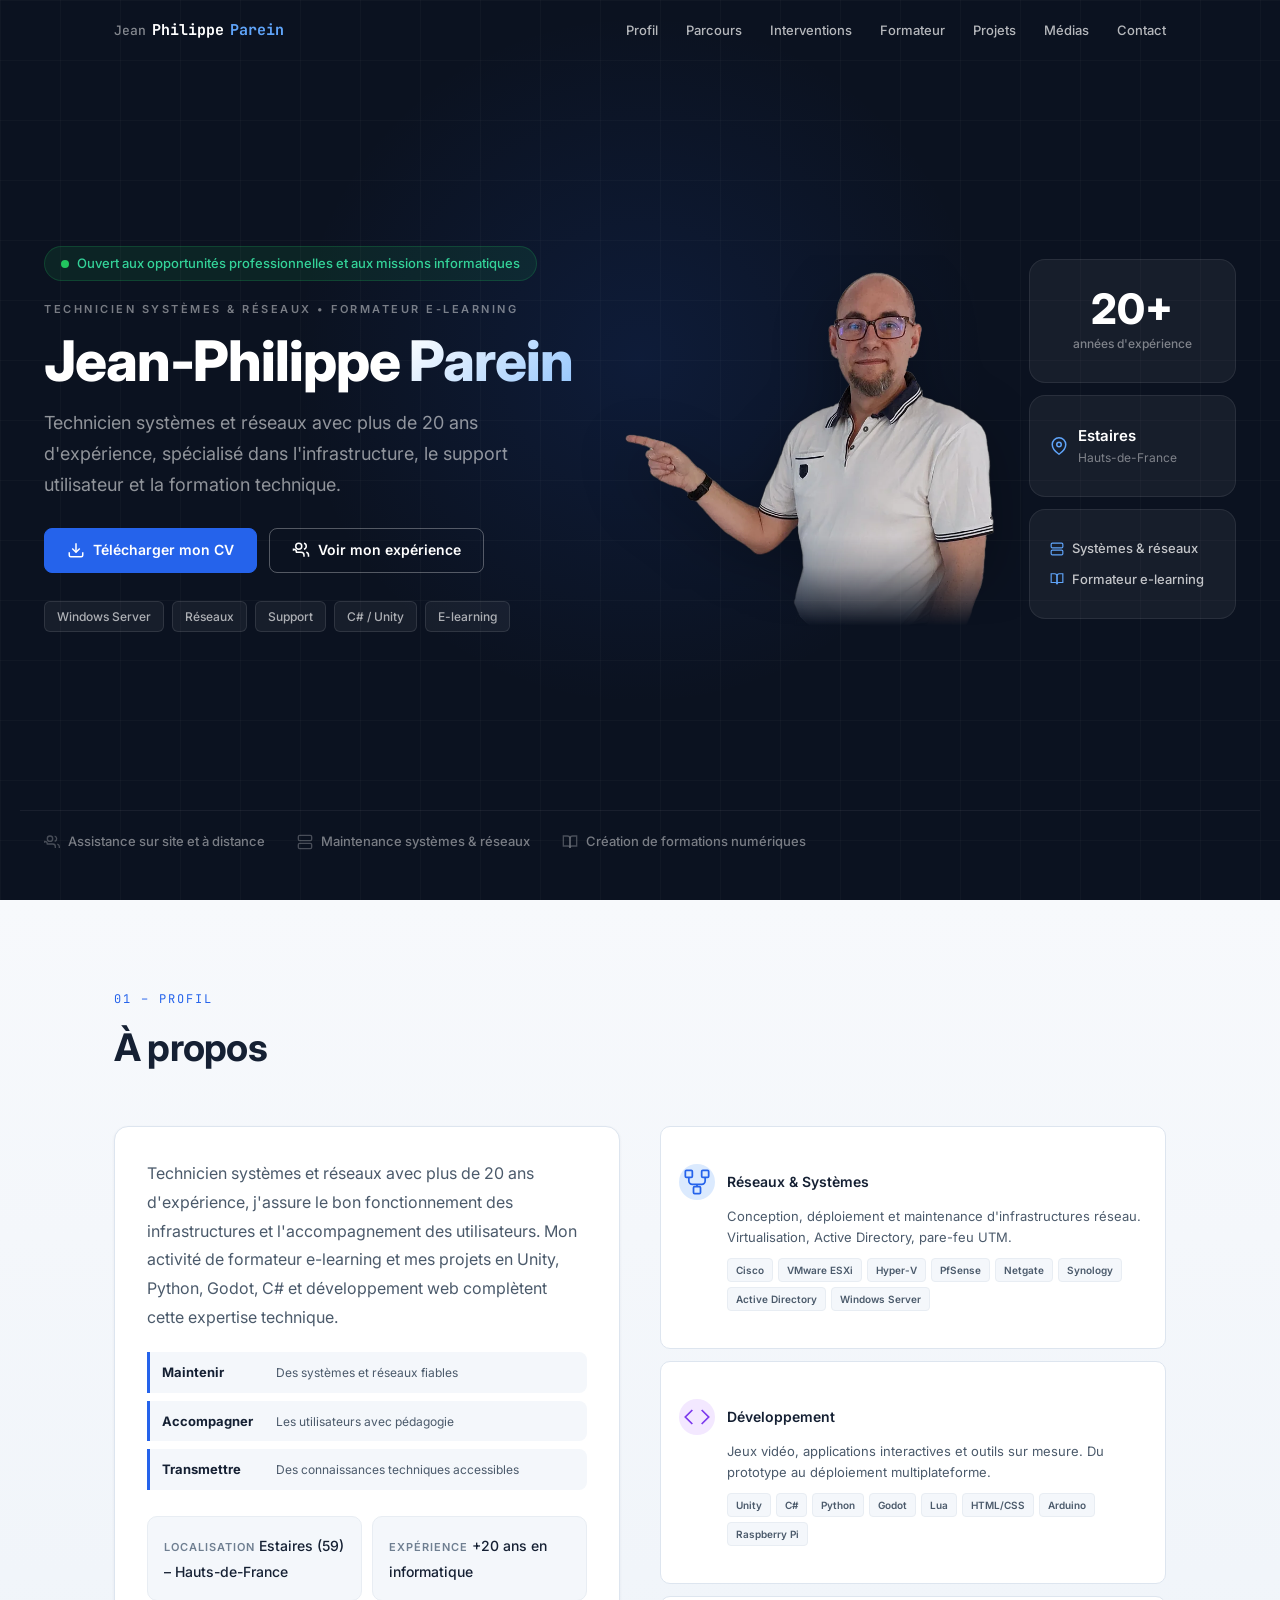
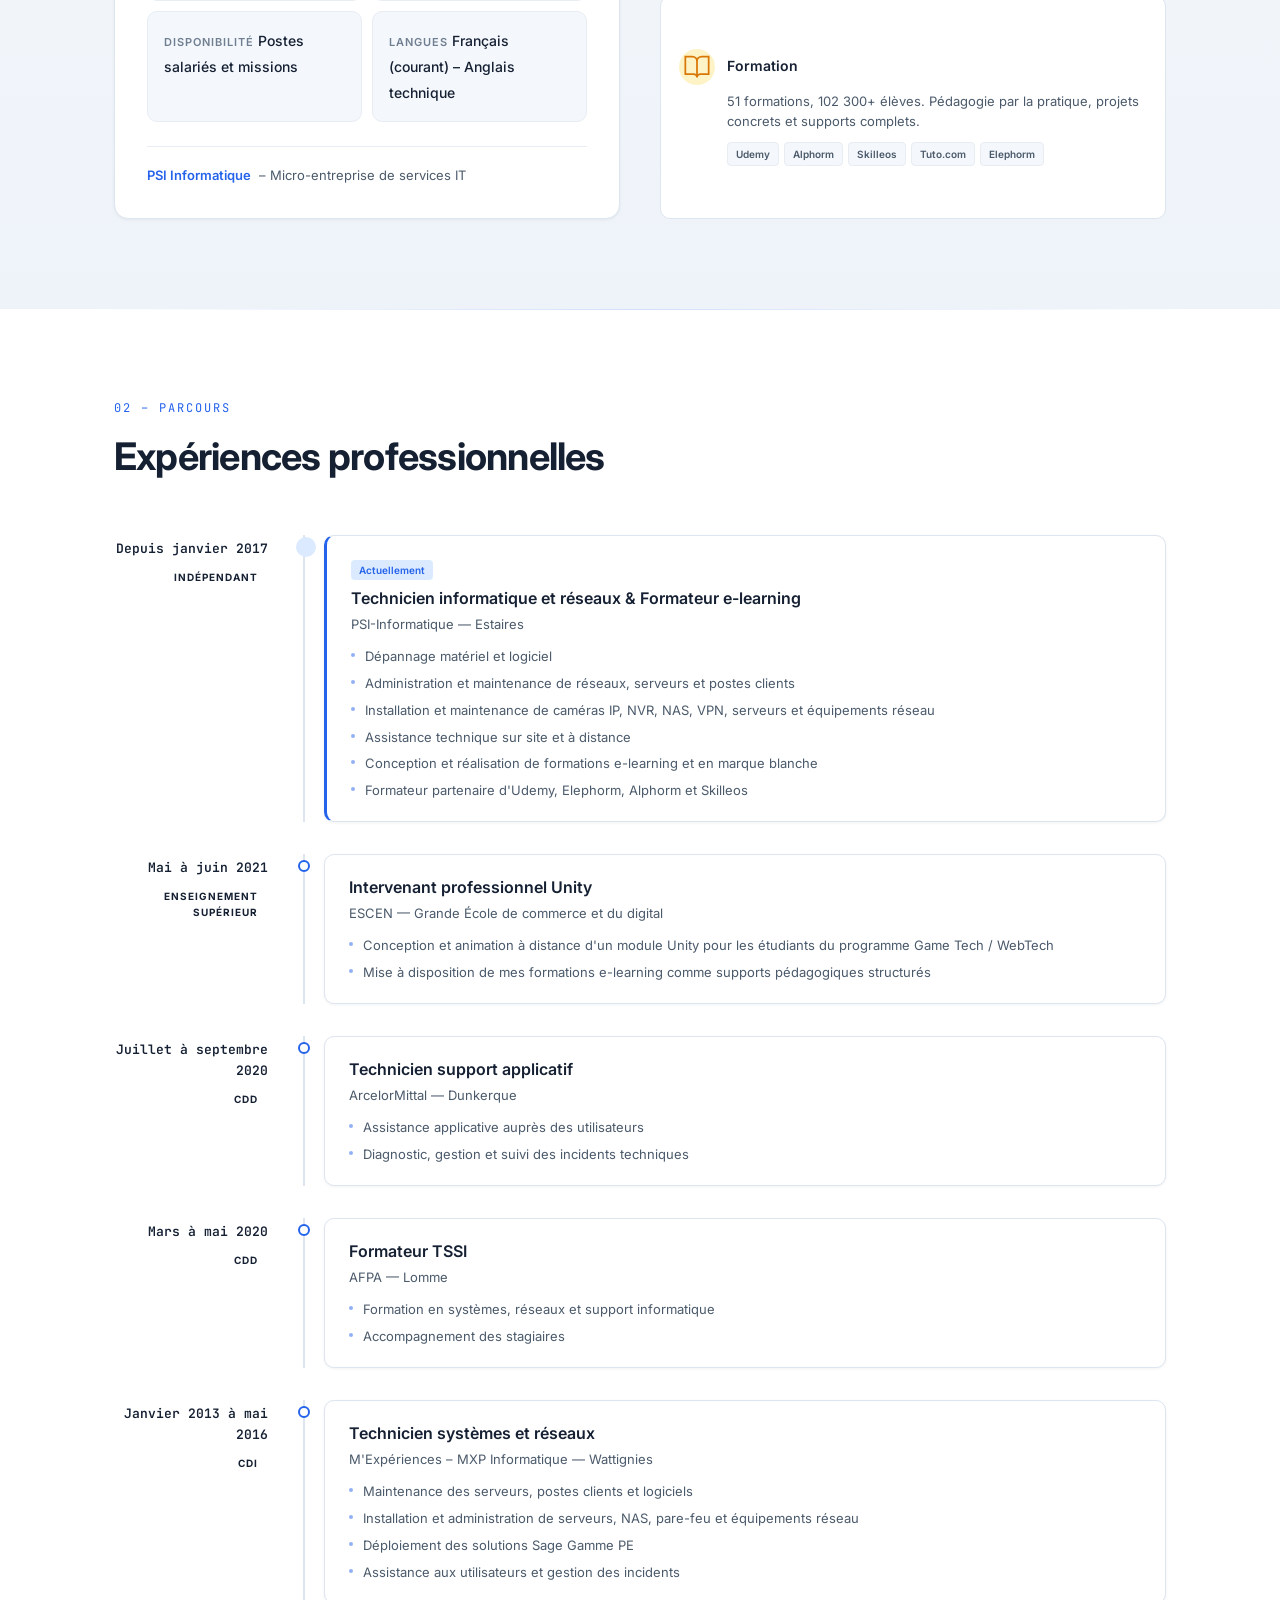
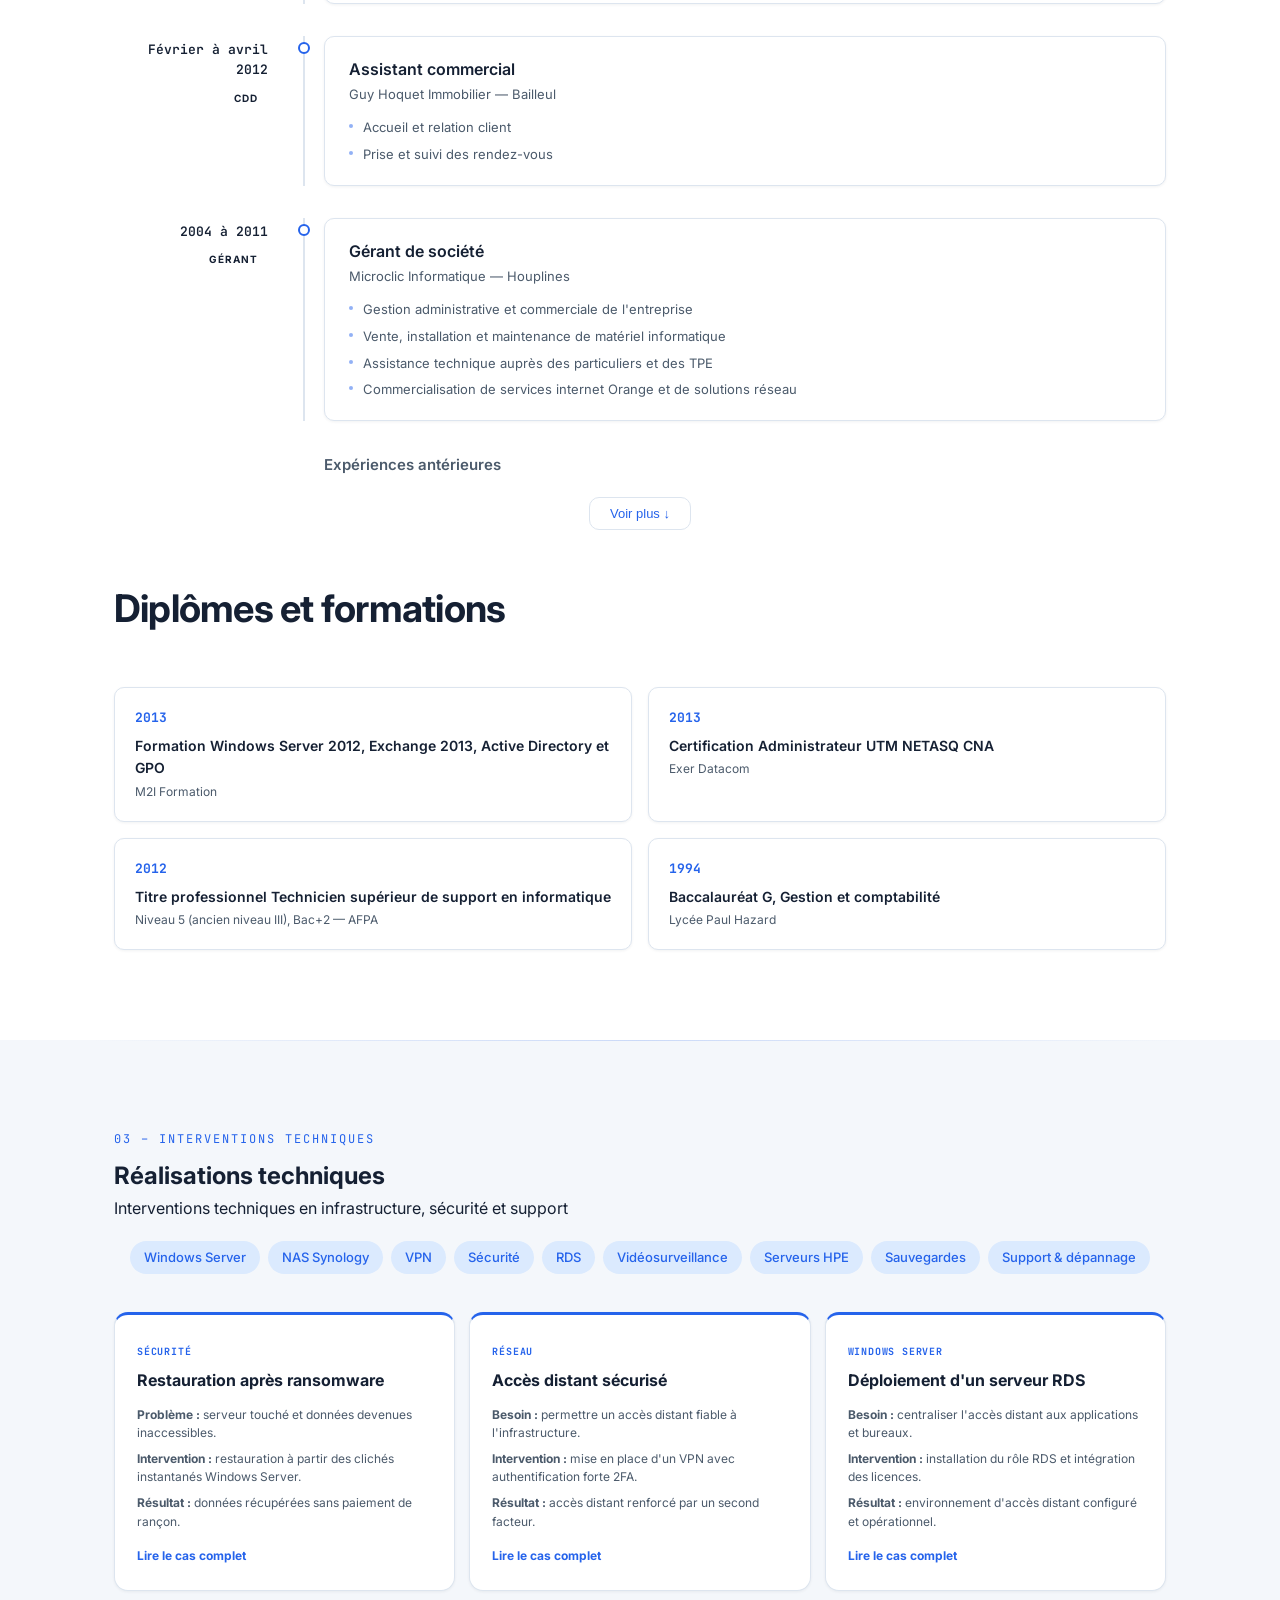
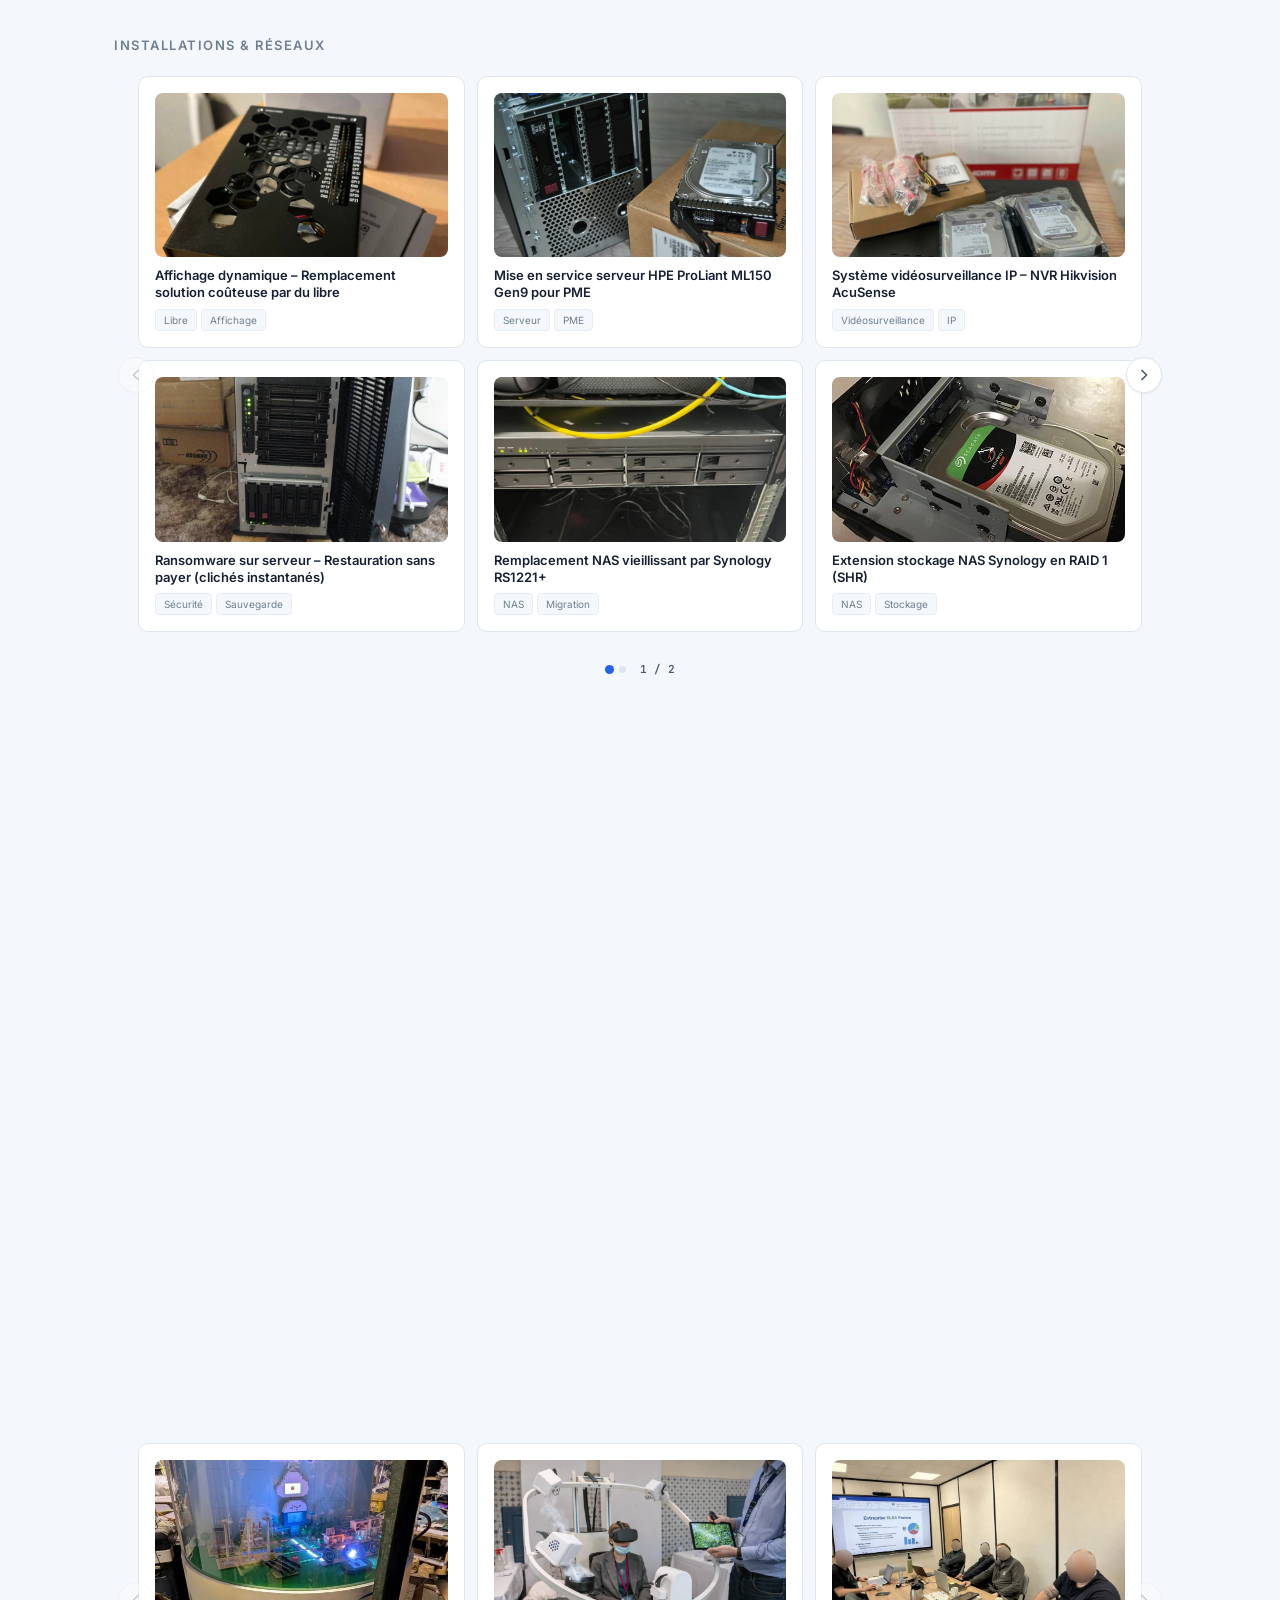
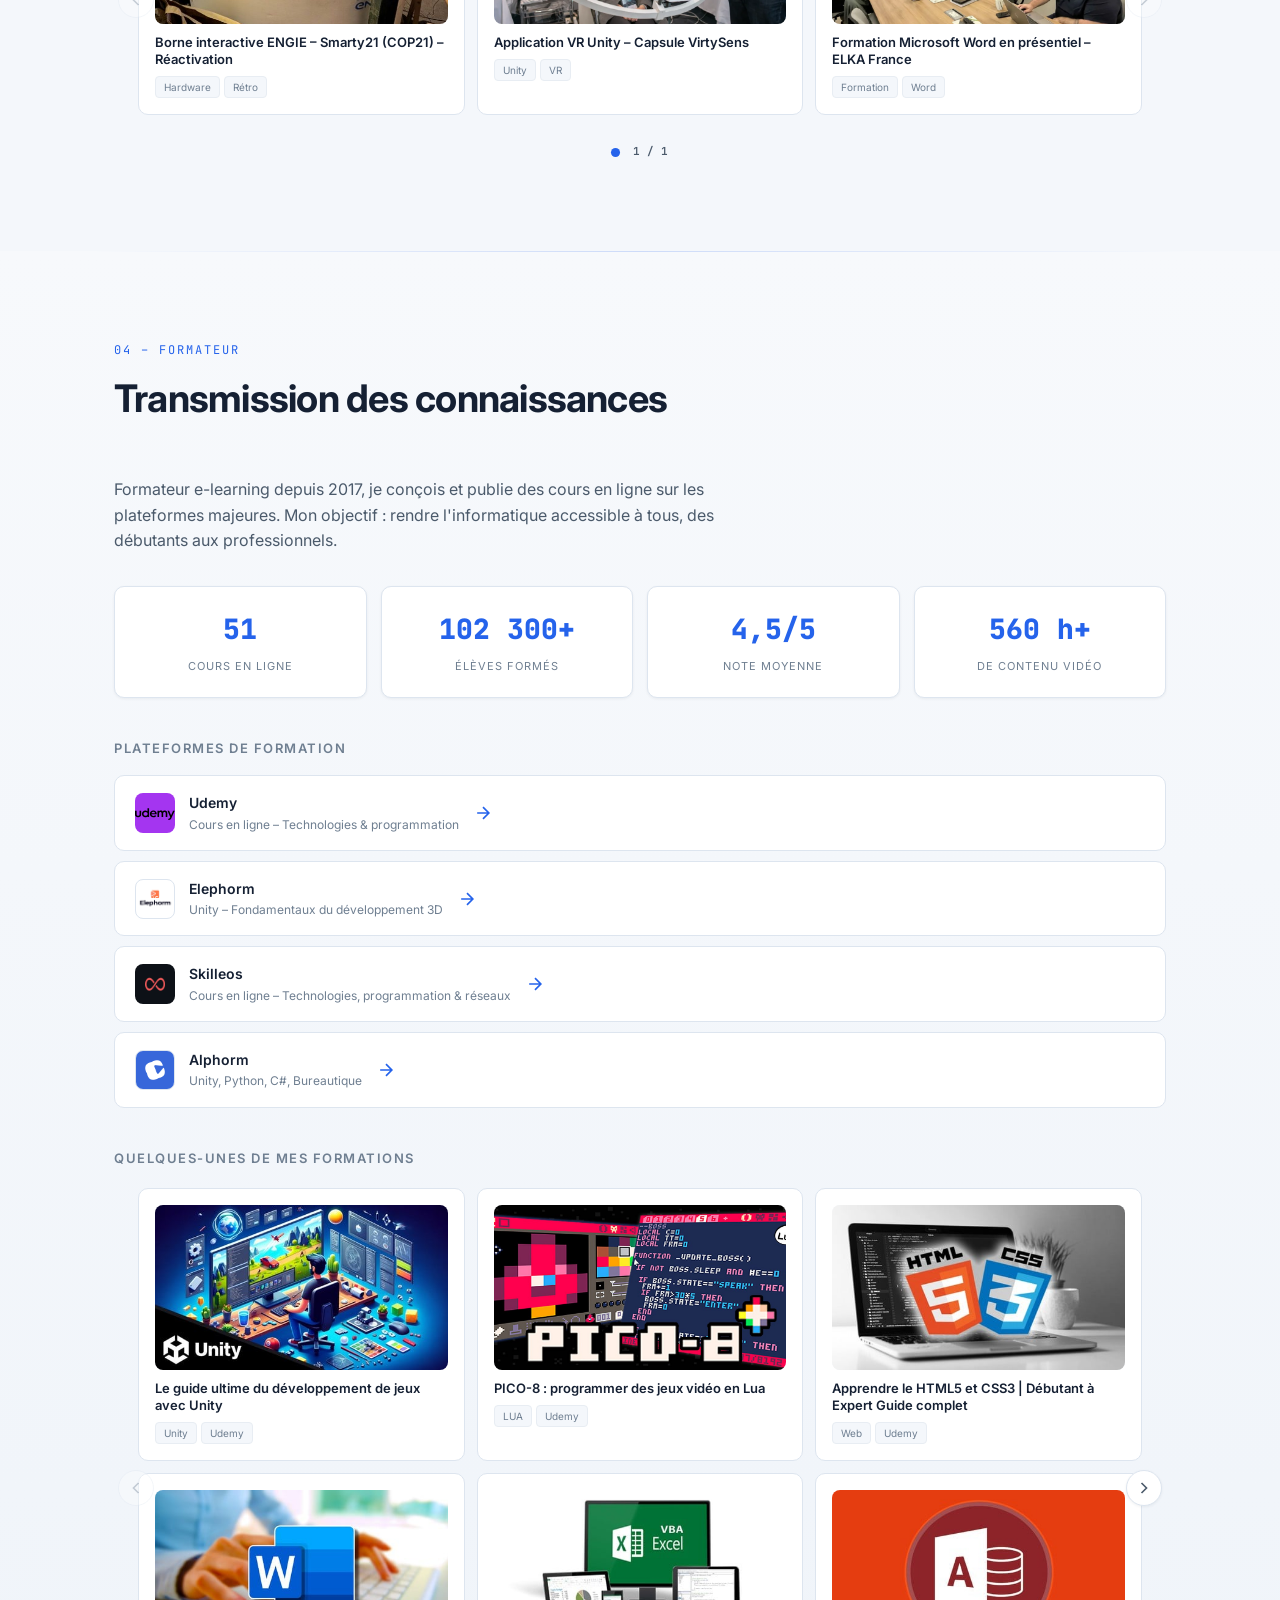
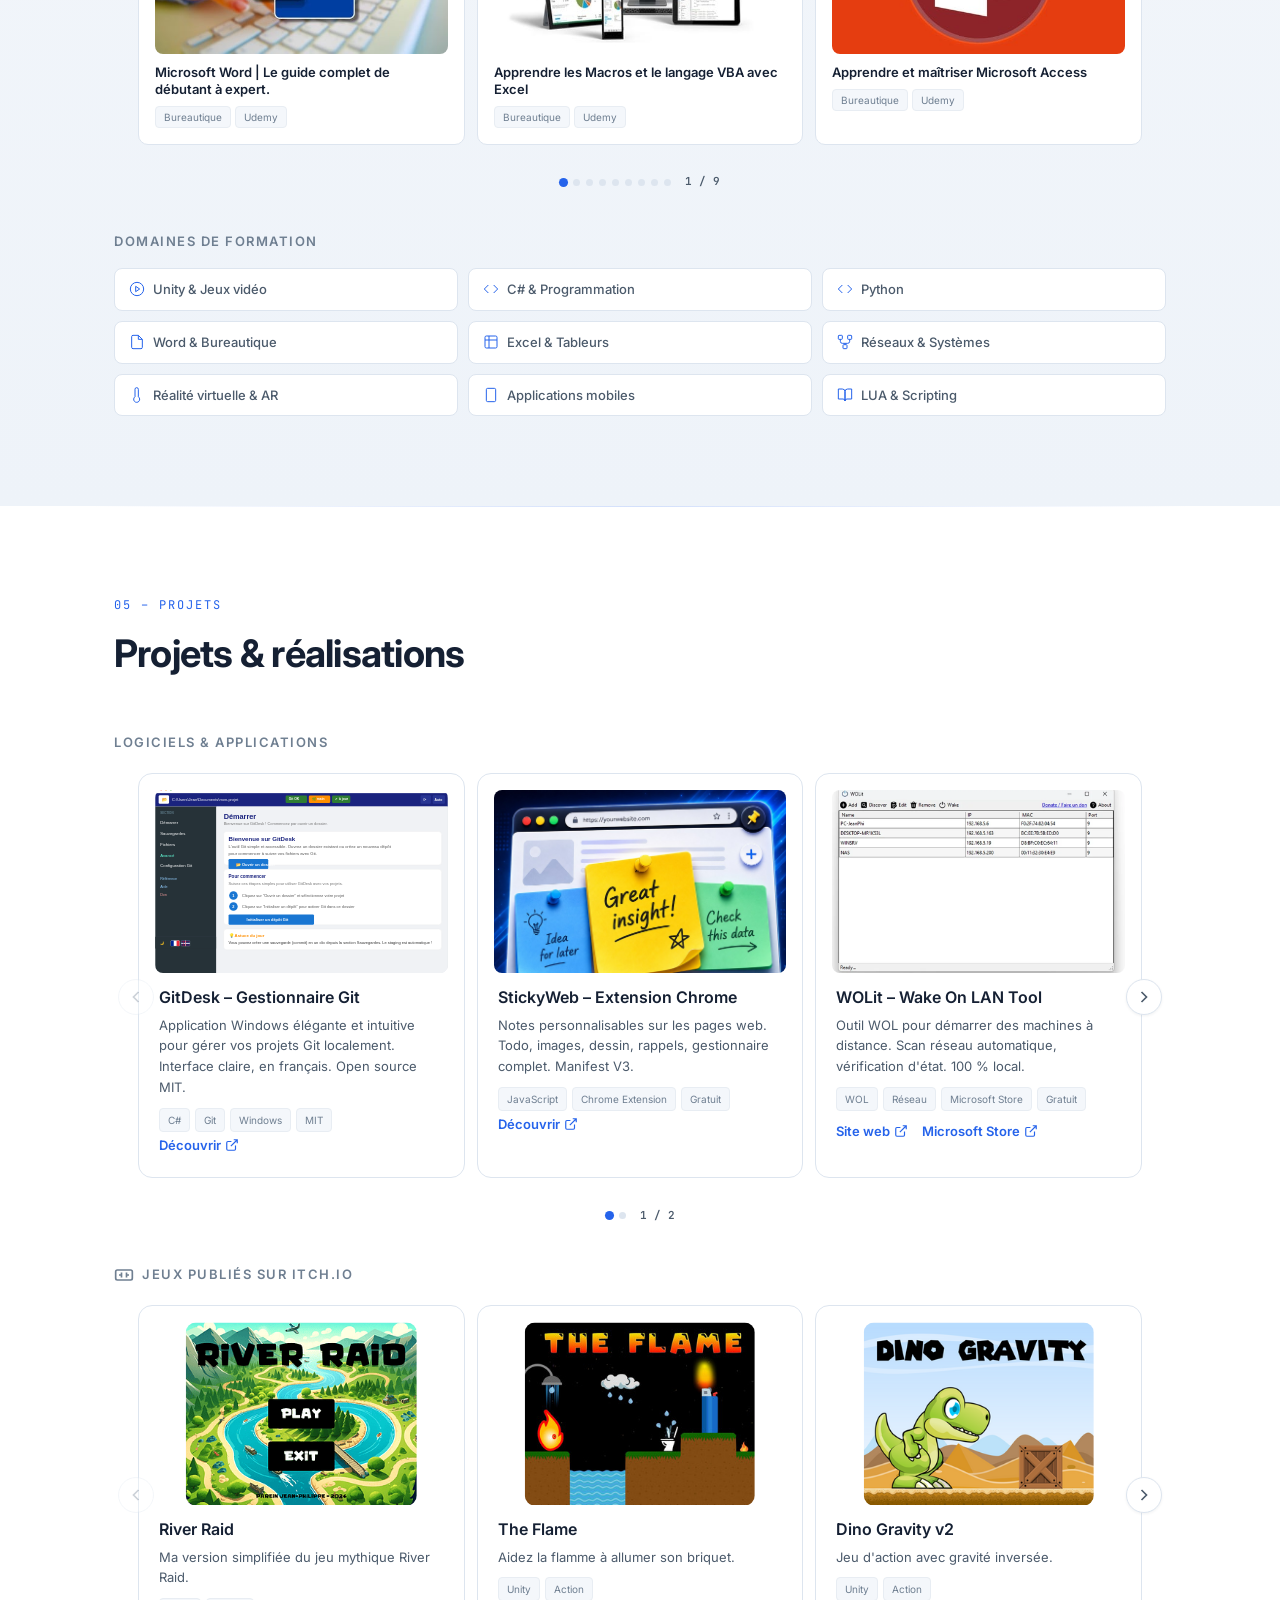
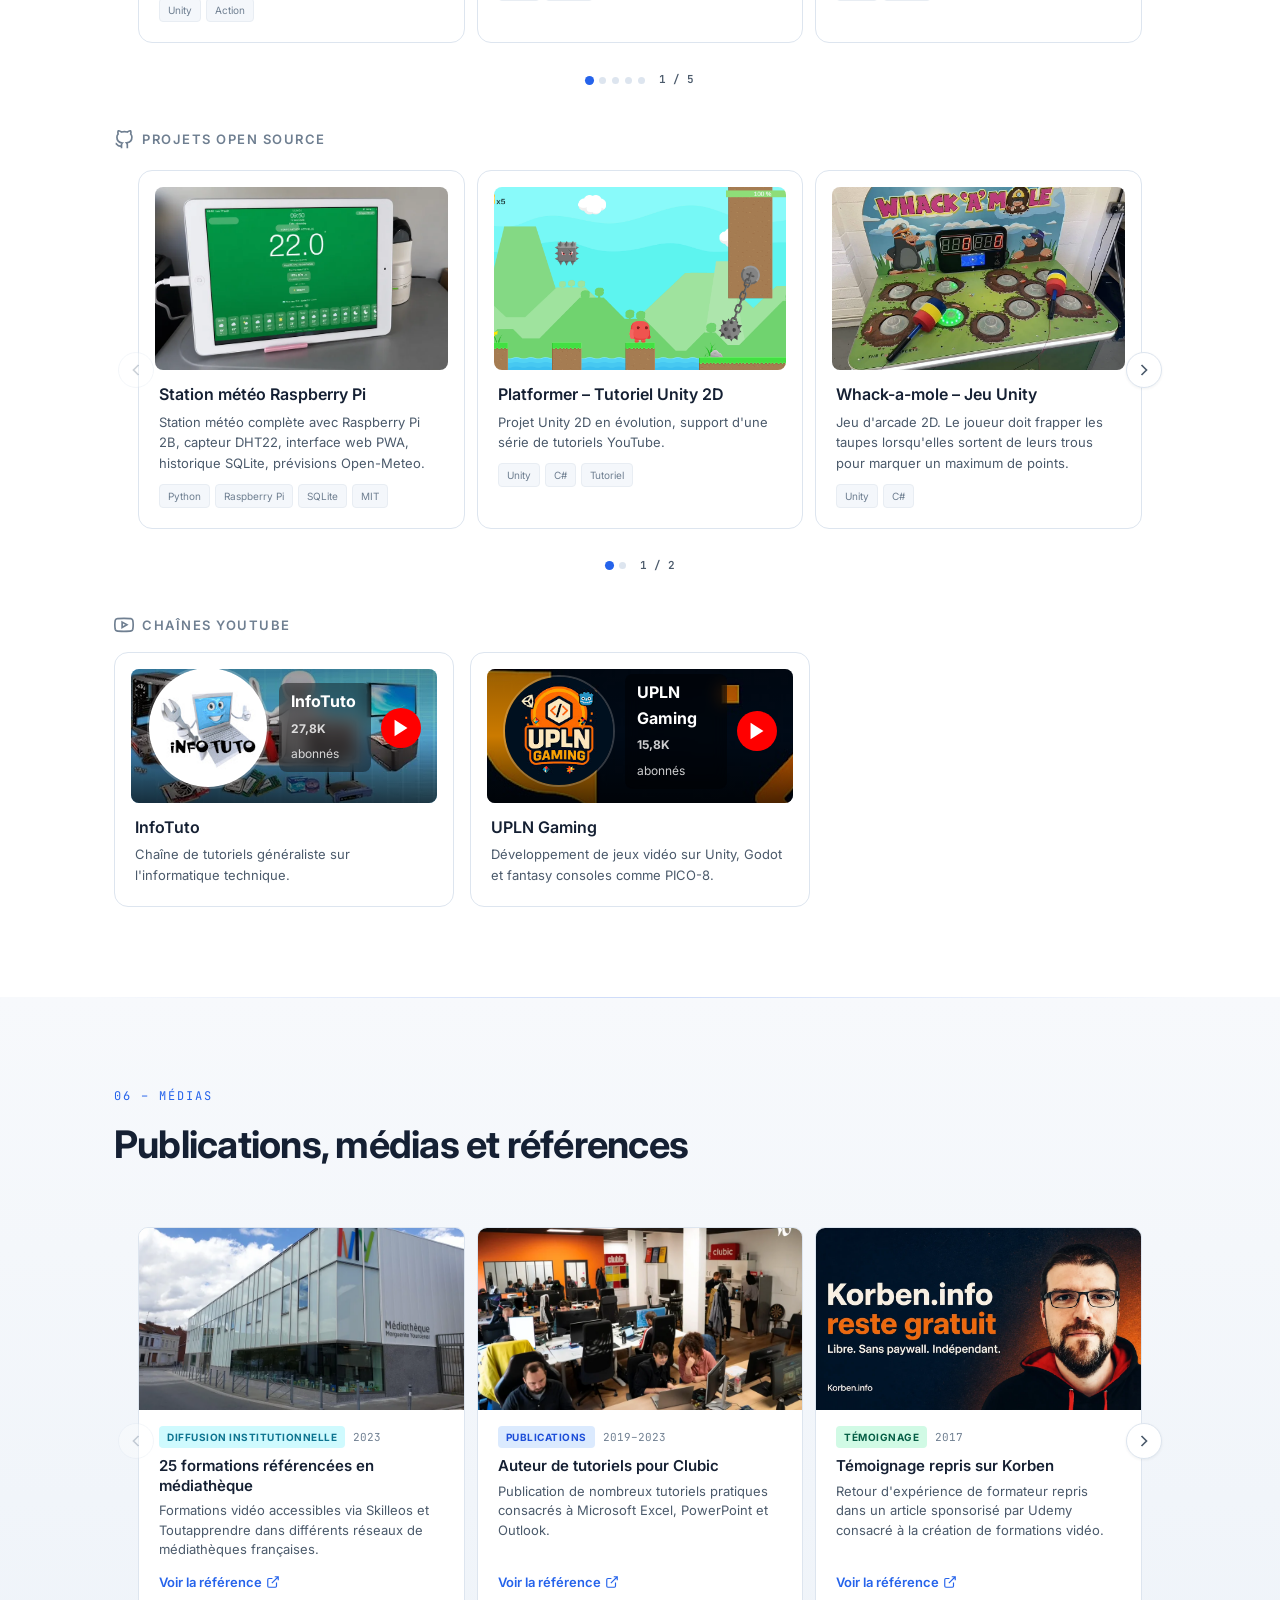
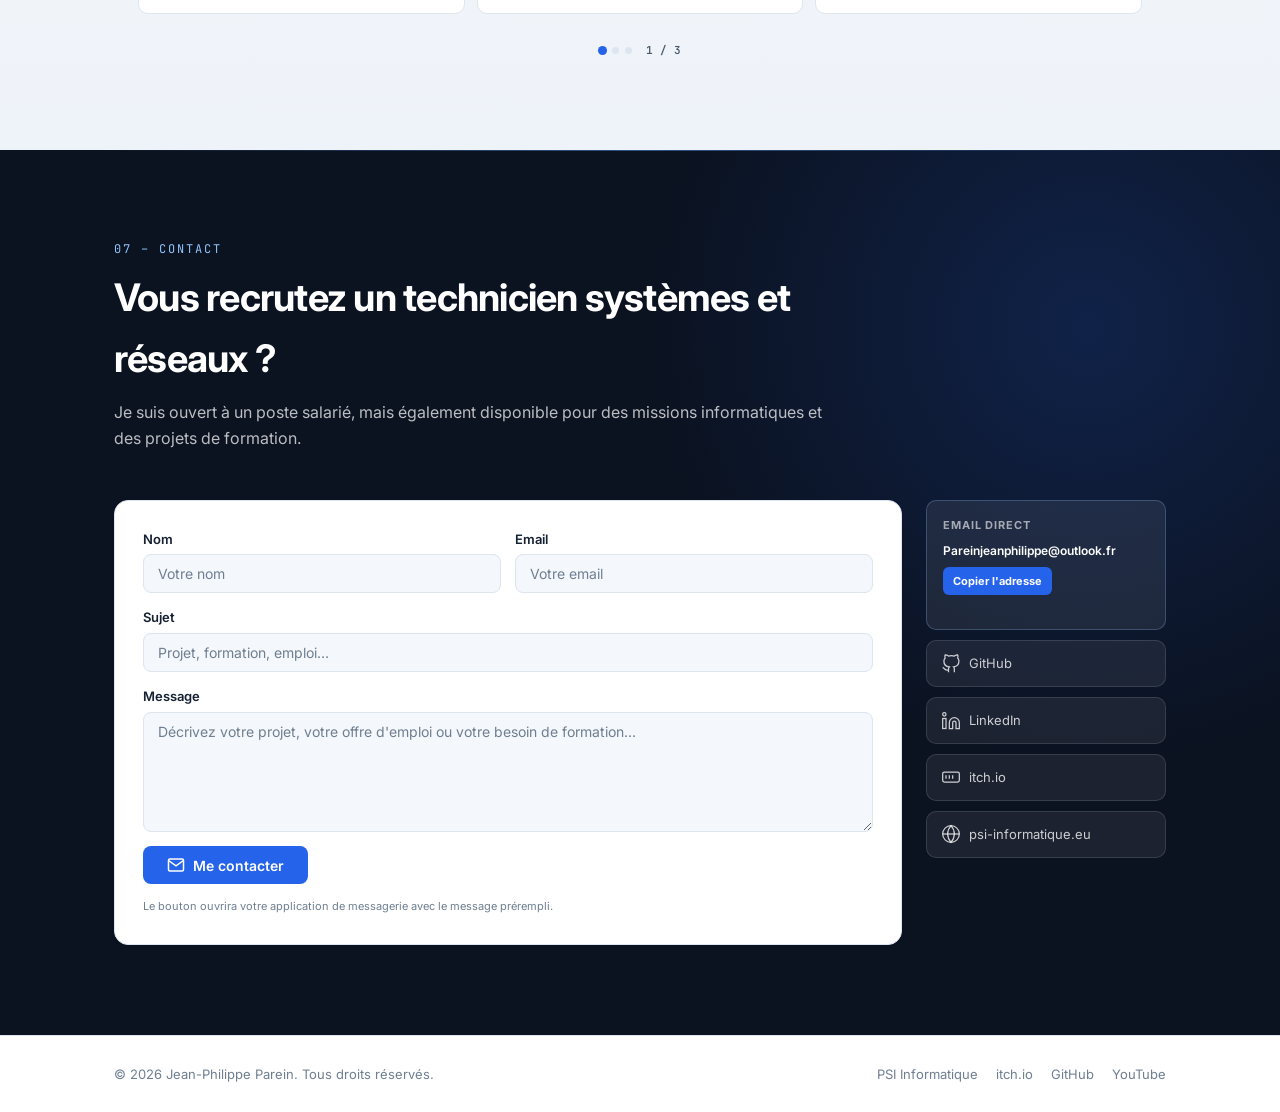
<file: index.html>
<!DOCTYPE html>
<html lang="fr">
<head>
  <meta charset="UTF-8">
  <meta name="viewport" content="width=device-width, initial-scale=1.0">
  <title>Jean-Philippe Parein | Technicien systèmes & réseaux – Hauts-de-France</title>
  <meta name="description" content="Portfolio de Jean-Philippe Parein, technicien systèmes et réseaux en Hauts-de-France : infrastructure, Windows Server, réseaux, support, sécurité, développement et formation e-learning.">
  <meta name="theme-color" content="#0B1220">
  <link rel="canonical" href="https://jpparein.github.io/">
  <!-- Open Graph / Facebook -->
  <meta property="og:type" content="website">
  <meta property="og:url" content="https://jpparein.github.io/">
  <meta property="og:title" content="Jean-Philippe Parein | Technicien systèmes & réseaux">
  <meta property="og:description" content="Technicien systèmes et réseaux en Hauts-de-France. Plus de 20 ans d'expérience en infrastructure, support, administration, sécurité et formation technique.">
  <meta property="og:image" content="https://jpparein.github.io/img/og_preview.webp">
  <!-- Twitter -->
  <meta name="twitter:card" content="summary_large_image">
  <meta name="twitter:title" content="Jean-Philippe Parein | Technicien systèmes & réseaux">
  <meta name="twitter:description" content="Technicien systèmes et réseaux en Hauts-de-France : infrastructure, support, administration, sécurité et formation.">
  <meta name="twitter:image" content="https://jpparein.github.io/img/og_preview.webp">
  <link rel="preconnect" href="https://fonts.googleapis.com">
  <link rel="preconnect" href="https://fonts.gstatic.com" crossorigin>
  <link href="https://fonts.googleapis.com/css2?family=Inter:wght@300;400;500;600;700;800&family=JetBrains+Mono:wght@400;500&display=swap" rel="stylesheet">
  <link rel="stylesheet" href="styles.css?v=20260828-17">
  <link rel="icon" href="favicon.png" type="image/png">
  <link rel="apple-touch-icon" href="apple-touch-icon.png">
  <script type="application/ld+json">
  {
    "@context": "https://schema.org",
    "@type": "Person",
    "name": "Jean-Philippe Parein",
    "url": "https://jpparein.github.io/",
    "image": "https://jpparein.github.io/img/portrait-jean-philippe.webp",
    "jobTitle": "Technicien systèmes et réseaux et formateur e-learning",
    "address": {
      "@type": "PostalAddress",
      "addressLocality": "Estaires",
      "addressRegion": "Hauts-de-France",
      "addressCountry": "FR"
    },
    "sameAs": [
      "https://github.com/jpparein",
      "https://www.linkedin.com/in/jeanphilippeparein/",
      "https://www.udemy.com/user/parein-jean-philippe/",
      "https://psi-informatique.eu/"
    ],
    "knowsAbout": ["Windows Server", "Réseaux informatiques", "Support utilisateur", "Active Directory", "Formation e-learning", "Unity", "Python"]
  }
  </script>
</head>
<body>
  <!-- Navigation -->
  <nav class="nav" id="nav">
    <div class="nav-inner">
      <a href="#hero" class="nav-logo"><span class="logo-first">Jean</span>Philippe<span class="logo-last">Parein</span></a>
      <button class="nav-toggle" id="nav-toggle" aria-label="Menu de navigation" aria-expanded="false">
        <span></span><span></span><span></span>
      </button>
      <ul class="nav-links" id="nav-links">
        <li><a href="#about"><svg width="18" height="18" viewBox="0 0 24 24" fill="none" stroke="currentColor" stroke-width="2" stroke-linecap="round" stroke-linejoin="round"><path d="M20 21v-2a4 4 0 0 0-4-4H8a4 4 0 0 0-4 4v2"/><circle cx="12" cy="7" r="4"/></svg>Profil</a></li>
        <li><a href="#experience"><svg width="18" height="18" viewBox="0 0 24 24" fill="none" stroke="currentColor" stroke-width="2" stroke-linecap="round" stroke-linejoin="round"><rect width="20" height="14" x="2" y="7" rx="2" ry="2"/><path d="M16 21V5a2 2 0 0 0-2-2h-4a2 2 0 0 0-2 2v16"/></svg>Parcours</a></li>
        <li><a href="#interventions"><svg width="18" height="18" viewBox="0 0 24 24" fill="none" stroke="currentColor" stroke-width="2" stroke-linecap="round" stroke-linejoin="round"><path d="M14.7 6.3a1 1 0 0 0 0 1.4l1.6 1.6a1 1 0 0 0 1.4 0l3.77-3.77a6 6 0 0 1-7.94 7.94l-6.91 6.91a2.12 2.12 0 0 1-3-3l6.91-6.91a6 6 0 0 1 7.94-7.94l-3.76 3.76z"/></svg>Interventions</a></li>
        <li><a href="#trainer"><svg width="18" height="18" viewBox="0 0 24 24" fill="none" stroke="currentColor" stroke-width="2" stroke-linecap="round" stroke-linejoin="round"><path d="M22 10v6M2 10l10-5 10 5-10 5z"/><path d="M6 12v5c3 3 12 3 12 0v-5"/></svg>Formateur</a></li>
        <li><a href="#projects"><svg width="18" height="18" viewBox="0 0 24 24" fill="none" stroke="currentColor" stroke-width="2" stroke-linecap="round" stroke-linejoin="round"><polyline points="16 18 22 12 16 6"/><polyline points="8 6 2 12 8 18"/></svg>Projets</a></li>
        <li><a href="#media"><svg width="18" height="18" viewBox="0 0 24 24" fill="none" stroke="currentColor" stroke-width="2" stroke-linecap="round" stroke-linejoin="round"><polygon points="5 3 19 12 5 21 5 3"/></svg>Médias</a></li>
        <li><a href="#contact"><svg width="18" height="18" viewBox="0 0 24 24" fill="none" stroke="currentColor" stroke-width="2" stroke-linecap="round" stroke-linejoin="round"><rect width="20" height="16" x="2" y="4" rx="2"/><path d="m22 7-8.97 5.7a1.94 1.94 0 0 1-2.06 0L2 7"/></svg>Contact</a></li>
      </ul>
    </div>
  </nav>
  <!-- HERO -->
  <section class="hero" id="hero">
    <div class="hero-bg">
      <div class="hero-grid-pattern"></div>
      <div class="hero-glow"></div>
    </div>
    <div class="hero-content">
      <div class="hero-text" data-animate="fade-up">
        <div class="hero-badge">
          <span class="dot"></span>
          Ouvert aux opportunités professionnelles et aux missions informatiques
        </div>
        <p class="hero-eyebrow">Technicien systèmes & réseaux • Formateur e-learning</p>
        <h1 class="hero-title">
          Jean-Philippe
          <span class="hero-title-accent">Parein</span>
        </h1>
        <p class="hero-tagline">
          Technicien systèmes et réseaux avec plus de 20 ans d'expérience, spécialisé dans l'infrastructure, le support utilisateur et la formation technique.
        </p>
        <div class="hero-actions">
          <a href="CV.pdf" download class="btn btn-primary">
            <svg width="18" height="18" viewBox="0 0 24 24" fill="none" stroke="currentColor" stroke-width="2"><path d="M21 15v4a2 2 0 01-2 2H5a2 2 0 01-2-2v-4"/><polyline points="7 10 12 15 17 10"/><line x1="12" y1="15" x2="12" y2="3"/></svg>
            Télécharger mon CV
          </a>
          <a href="#experience" class="btn btn-outline">
            <svg width="18" height="18" viewBox="0 0 24 24" fill="none" stroke="currentColor" stroke-width="2"><path d="M16 21v-2a4 4 0 00-4-4H6a4 4 0 00-4-4v2"/><circle cx="9" cy="7" r="4"/><path d="M22 21v-2a4 4 0 00-3-3.87"/><path d="M16 3.13a4 4 0 010 7.75"/></svg>
            Voir mon expérience
          </a>
        </div>
        <div class="hero-skills">
          <span class="skill-tag">Windows Server</span>
          <span class="skill-tag">Réseaux</span>
          <span class="skill-tag">Support</span>
          <span class="skill-tag">C# / Unity</span>
          <span class="skill-tag">E-learning</span>
        </div>
      </div>
      <div class="hero-bento" data-animate="fade-up" data-delay="100">
        <div class="hero-portrait">
          <img src="img/portrait-jean-philippe.webp" alt="Jean-Philippe Parein, technicien systèmes et réseaux" width="900" height="697">
        </div>
        <div class="bento-card bento-stat">
          <span class="bento-number">20+</span>
          <span class="bento-label">années d'expérience</span>
        </div>
        <div class="bento-card bento-location">
          <svg width="18" height="18" viewBox="0 0 24 24" fill="none" stroke="currentColor" stroke-width="2"><path d="M21 10c0 7-9 13-9 13s-9-6-9-13a9 9 0 0118 0z"/><circle cx="12" cy="10" r="3"/></svg>
          <div>
            <span class="bento-city">Estaires</span>
            <span class="bento-region">Hauts-de-France</span>
          </div>
        </div>
        <div class="bento-card bento-domains">
          <div class="bento-domain">
            <svg width="14" height="14" viewBox="0 0 24 24" fill="none" stroke="currentColor" stroke-width="2"><rect x="2" y="2" width="20" height="8" rx="2" ry="2"/><rect x="2" y="14" width="20" height="8" rx="2" ry="2"/></svg>
            Systèmes & réseaux
          </div>
          <div class="bento-domain">
            <svg width="14" height="14" viewBox="0 0 24 24" fill="none" stroke="currentColor" stroke-width="2"><path d="M2 3h6a4 4 0 014 4v14a3 3 0 00-3-3H2z"/><path d="M22 3h-6a4 4 0 00-4 4v14a3 3 0 013-3h7z"/></svg>
            Formateur e-learning
          </div>
        </div>
      </div>
    </div>
    <div class="hero-bar" data-animate="fade-up" data-delay="200">
      <div class="hero-bar-item">
        <svg width="16" height="16" viewBox="0 0 24 24" fill="none" stroke="currentColor" stroke-width="2"><path d="M17 21v-2a4 4 0 00-4-4H5a4 4 0 00-4-4v2"/><circle cx="9" cy="7" r="4"/><path d="M23 21v-2a4 4 0 00-3-3.87"/><path d="M16 3.13a4 4 0 010 7.75"/></svg>
        Assistance sur site et à distance
      </div>
      <div class="hero-bar-item">
        <svg width="16" height="16" viewBox="0 0 24 24" fill="none" stroke="currentColor" stroke-width="2"><rect x="2" y="2" width="20" height="8" rx="2" ry="2"/><rect x="2" y="14" width="20" height="8" rx="2" ry="2"/><line x1="6" y1="6" x2="6.01" y2="6"/><line x1="6" y1="18" x2="6.01" y2="18"/></svg>
        Maintenance systèmes & réseaux
      </div>
      <div class="hero-bar-item">
        <svg width="16" height="16" viewBox="0 0 24 24" fill="none" stroke="currentColor" stroke-width="2"><path d="M2 3h6a4 4 0 014 4v14a3 3 0 00-3-3H2z"/><path d="M22 3h-6a4 4 0 00-4 4v14a3 3 0 013-3h7z"/></svg>
        Création de formations numériques
      </div>
    </div>
  </section>
  <!-- ABOUT -->
  <section class="section section-about" id="about">
    <div class="container">
      <div class="section-header" data-animate="fade-up">
        <span class="section-tag">01 – Profil</span>
        <h2 class="section-title">À propos</h2>
      </div>
      <div class="about-grid">
        <div class="about-text" data-animate="fade-up" data-delay="100">
          <p class="about-lead">
            Technicien systèmes et réseaux avec plus de 20 ans d'expérience, j'assure le bon fonctionnement des infrastructures et l'accompagnement des utilisateurs. Mon activité de formateur e-learning et mes projets en Unity, Python, Godot, C# et développement web complètent cette expertise technique.
          </p>
          <div class="value-list" aria-label="Ce que je peux vous apporter">
            <div><strong>Maintenir</strong><span>Des systèmes et réseaux fiables</span></div>
            <div><strong>Accompagner</strong><span>Les utilisateurs avec pédagogie</span></div>
            <div><strong>Transmettre</strong><span>Des connaissances techniques accessibles</span></div>
          </div>
          <div class="about-details">
            <div class="about-detail">
              <span class="detail-label">Localisation</span>
              <span class="detail-value">Estaires (59) – Hauts-de-France</span>
            </div>
            <div class="about-detail">
              <span class="detail-label">Expérience</span>
              <span class="detail-value">+20 ans en informatique</span>
            </div>
            <div class="about-detail">
              <span class="detail-label">Disponibilité</span>
              <span class="detail-value">Postes salariés et missions</span>
            </div>
            <div class="about-detail">
              <span class="detail-label">Langues</span>
              <span class="detail-value">Français (courant) – Anglais technique</span>
            </div>
          </div>
          <p class="about-note">
            <a href="https://psi-informatique.eu/" target="_blank" rel="noopener">PSI Informatique</a> – Micro-entreprise de services IT
          </p>
        </div>
        <div class="about-competencies" data-animate="fade-up" data-delay="200">
          <div class="comp-grid">
            <div class="comp-card">
              <div class="comp-header">
                <div class="comp-icon comp-icon-network">
                  <svg width="28" height="28" viewBox="0 0 24 24" fill="none" stroke="currentColor" stroke-width="1.5"><rect x="2" y="2" width="6" height="6" rx="1"/><rect x="16" y="2" width="6" height="6" rx="1"/><rect x="9" y="16" width="6" height="6" rx="1"/><path d="M5 8v3a3 3 0 003 3h8a3 3 0 003-3V8M12 14v2"/></svg>
                </div>
                <h4>Réseaux & Systèmes</h4>
              </div>
              <p>Conception, déploiement et maintenance d'infrastructures réseau. Virtualisation, Active Directory, pare-feu UTM.</p>
              <div class="comp-brands">
                <span class="brand-cisco">Cisco</span>
                <span class="brand-vmware">VMware ESXi</span>
                <span class="brand-hyperv">Hyper-V</span>
                <span class="brand-pfsense">PfSense</span>
                <span class="brand-netgate">Netgate</span>
                <span class="brand-synology">Synology</span>
                <span class="brand-ad">Active Directory</span>
                <span class="brand-winserv">Windows Server</span>
              </div>
            </div>
            <div class="comp-card">
              <div class="comp-header">
                <div class="comp-icon comp-icon-dev">
                  <svg width="28" height="28" viewBox="0 0 24 24" fill="none" stroke="currentColor" stroke-width="1.5"><polyline points="16 18 22 12 16 6"/><polyline points="8 6 2 12 8 18"/></svg>
                </div>
                <h4>Développement</h4>
              </div>
              <p>Jeux vidéo, applications interactives et outils sur mesure. Du prototype au déploiement multiplateforme.</p>
              <div class="comp-brands">
                <span class="brand-unity">Unity</span>
                <span class="brand-csharp">C#</span>
                <span class="brand-python">Python</span>
                <span class="brand-godot">Godot</span>
                <span class="brand-lua">Lua</span>
                <span class="brand-html">HTML/CSS</span>
                <span class="brand-arduino">Arduino</span>
                <span class="brand-rpi">Raspberry Pi</span>
              </div>
            </div>
            <div class="comp-card">
              <div class="comp-header">
                <div class="comp-icon comp-icon-training">
                  <svg width="28" height="28" viewBox="0 0 24 24" fill="none" stroke="currentColor" stroke-width="1.5"><path d="M2 3h6a4 4 0 014 4v14a3 3 0 00-3-3H2zM22 3h-6a4 4 0 00-4 4v14a3 3 0 013-3h7z"/></svg>
                </div>
                <h4>Formation</h4>
              </div>
              <p>51 formations, 102 300+ élèves. Pédagogie par la pratique, projets concrets et supports complets.</p>
              <div class="comp-brands">
                <span class="brand-udemy">Udemy</span>
                <span class="brand-alphorm">Alphorm</span>
                <span class="brand-skilleos">Skilleos</span>
                <span class="brand-tuto">Tuto.com</span>
                <span class="brand-elephorm">Elephorm</span>
              </div>
            </div>
          </div>
        </div>
      </div>
    </div>
  </section>
  <!-- EXPERIENCE -->
  <section class="section section-experience" id="experience">
    <div class="container">
      <div class="section-header" data-animate="fade-up">
        <span class="section-tag">02 – Parcours</span>
        <h2 class="section-title">Expériences professionnelles</h2>
      </div>
      <div class="timeline">
        <div class="timeline-item" data-animate="fade-up" data-delay="0">
          <div class="timeline-date-col">
            <span class="timeline-date">Depuis janvier 2017</span>
            <span class="timeline-type">Indépendant</span>
          </div>
          <div class="timeline-line-col">
            <div class="timeline-dot"></div>
          </div>
          <div class="timeline-card-col">
            <div class="timeline-card current">
              <div class="current-badge">Actuellement</div>
              <h3>Technicien informatique et réseaux &amp; Formateur e-learning</h3>
              <p class="timeline-company">PSI-Informatique — Estaires</p>
              <ul class="timeline-details">
                <li>Dépannage matériel et logiciel</li>
                <li>Administration et maintenance de réseaux, serveurs et postes clients</li>
                <li>Installation et maintenance de caméras IP, NVR, NAS, VPN, serveurs et équipements réseau</li>
                <li>Assistance technique sur site et à distance</li>
                <li>Conception et réalisation de formations e-learning et en marque blanche</li>
                <li>Formateur partenaire d'Udemy, Elephorm, Alphorm et Skilleos</li>
              </ul>
            </div>
          </div>
        </div>
        <div class="timeline-item" data-animate="fade-up" data-delay="50">
          <div class="timeline-date-col">
            <span class="timeline-date">Mai à juin 2021</span>
            <span class="timeline-type">Enseignement supérieur</span>
          </div>
          <div class="timeline-line-col">
            <div class="timeline-dot"></div>
          </div>
          <div class="timeline-card-col">
            <div class="timeline-card">
              <h3>Intervenant professionnel Unity</h3>
              <p class="timeline-company">ESCEN — Grande École de commerce et du digital</p>
              <ul class="timeline-details">
                <li>Conception et animation à distance d'un module Unity pour les étudiants du programme Game Tech / WebTech</li>
                <li>Mise à disposition de mes formations e-learning comme supports pédagogiques structurés</li>
              </ul>
            </div>
          </div>
        </div>
        <div class="timeline-item" data-animate="fade-up" data-delay="100">
          <div class="timeline-date-col">
            <span class="timeline-date">Juillet à septembre 2020</span>
            <span class="timeline-type">CDD</span>
          </div>
          <div class="timeline-line-col">
            <div class="timeline-dot"></div>
          </div>
          <div class="timeline-card-col">
            <div class="timeline-card">
              <h3>Technicien support applicatif</h3>
              <p class="timeline-company">ArcelorMittal — Dunkerque</p>
              <ul class="timeline-details">
                <li>Assistance applicative auprès des utilisateurs</li>
                <li>Diagnostic, gestion et suivi des incidents techniques</li>
              </ul>
            </div>
          </div>
        </div>
        <div class="timeline-item" data-animate="fade-up" data-delay="150">
          <div class="timeline-date-col">
            <span class="timeline-date">Mars à mai 2020</span>
            <span class="timeline-type">CDD</span>
          </div>
          <div class="timeline-line-col">
            <div class="timeline-dot"></div>
          </div>
          <div class="timeline-card-col">
            <div class="timeline-card">
              <h3>Formateur TSSI</h3>
              <p class="timeline-company">AFPA — Lomme</p>
              <ul class="timeline-details">
                <li>Formation en systèmes, réseaux et support informatique</li>
                <li>Accompagnement des stagiaires</li>
              </ul>
            </div>
          </div>
        </div>
        <div class="timeline-item" data-animate="fade-up" data-delay="200">
          <div class="timeline-date-col">
            <span class="timeline-date">Janvier 2013 à mai 2016</span>
            <span class="timeline-type">CDI</span>
          </div>
          <div class="timeline-line-col">
            <div class="timeline-dot"></div>
          </div>
          <div class="timeline-card-col">
            <div class="timeline-card">
              <h3>Technicien systèmes et réseaux</h3>
              <p class="timeline-company">M'Expériences – MXP Informatique — Wattignies</p>
              <ul class="timeline-details">
                <li>Maintenance des serveurs, postes clients et logiciels</li>
                <li>Installation et administration de serveurs, NAS, pare-feu et équipements réseau</li>
                <li>Déploiement des solutions Sage Gamme PE</li>
                <li>Assistance aux utilisateurs et gestion des incidents</li>
              </ul>
            </div>
          </div>
        </div>
        <div class="timeline-item" data-animate="fade-up" data-delay="250">
          <div class="timeline-date-col">
            <span class="timeline-date">Février à avril 2012</span>
            <span class="timeline-type">CDD</span>
          </div>
          <div class="timeline-line-col">
            <div class="timeline-dot"></div>
          </div>
          <div class="timeline-card-col">
            <div class="timeline-card">
              <h3>Assistant commercial</h3>
              <p class="timeline-company">Guy Hoquet Immobilier — Bailleul</p>
              <ul class="timeline-details">
                <li>Accueil et relation client</li>
                <li>Prise et suivi des rendez-vous</li>
              </ul>
            </div>
          </div>
        </div>
        <div class="timeline-item" data-animate="fade-up" data-delay="300">
          <div class="timeline-date-col">
            <span class="timeline-date">2004 à 2011</span>
            <span class="timeline-type">Gérant</span>
          </div>
          <div class="timeline-line-col">
            <div class="timeline-dot"></div>
          </div>
          <div class="timeline-card-col">
            <div class="timeline-card">
              <h3>Gérant de société</h3>
              <p class="timeline-company">Microclic Informatique — Houplines</p>
              <ul class="timeline-details">
                <li>Gestion administrative et commerciale de l'entreprise</li>
                <li>Vente, installation et maintenance de matériel informatique</li>
                <li>Assistance technique auprès des particuliers et des TPE</li>
                <li>Commercialisation de services internet Orange et de solutions réseau</li>
              </ul>
            </div>
          </div>
        </div>
        <h3 class="timeline-subtitle">Expériences antérieures</h3>
        <div class="timeline-older" id="timeline-older" style="display:none;">
        <div class="timeline-item" data-animate="fade-up" data-delay="350">
          <div class="timeline-date-col">
            <span class="timeline-date">1998 à 2003</span>
            <span class="timeline-type">CDI</span>
          </div>
          <div class="timeline-line-col">
            <div class="timeline-dot"></div>
          </div>
          <div class="timeline-card-col">
            <div class="timeline-card">
              <h3>Négociant en pommes de terre et transporteur</h3>
              <p class="timeline-company">Ghesquier SARL — Quesnoy-sur-Deûle</p>
              <ul class="timeline-details">
                <li>Négoce et courtage de fruits et légumes</li>
                <li>Comptabilité, facturation et gestion des contentieux Coface</li>
              </ul>
            </div>
          </div>
        </div>
        <div class="timeline-item" data-animate="fade-up" data-delay="400">
          <div class="timeline-date-col">
            <span class="timeline-date">1995 à 1998</span>
            <span class="timeline-type">CDI</span>
          </div>
          <div class="timeline-line-col">
            <div class="timeline-dot"></div>
          </div>
          <div class="timeline-card-col">
            <div class="timeline-card">
              <h3>Négociant et courtier en fruits et légumes</h3>
              <p class="timeline-company">PNC SARL — Méteren</p>
              <ul class="timeline-details">
                <li>Comptabilité et facturation</li>
                <li>Suivi des règlements et relances clients</li>
              </ul>
            </div>
          </div>
        </div>
        </div><!-- /timeline-older -->
        <button class="timeline-toggle" id="timeline-toggle" type="button">Voir plus ↓</button>
      </div>
      <div class="section-header" data-animate="fade-up" style="margin-top: 3rem;">
        <h2 class="section-title">Diplômes et formations</h2>
      </div>
      <div class="diplomas-grid">
        <div class="diploma-card" data-animate="fade-up">
          <div class="diploma-year">2013</div>
          <div class="diploma-title">Formation Windows Server 2012, Exchange 2013, Active Directory et GPO</div>
          <div class="diploma-school">M2I Formation</div>
        </div>
        <div class="diploma-card" data-animate="fade-up" data-delay="50">
          <div class="diploma-year">2013</div>
          <div class="diploma-title">Certification Administrateur UTM NETASQ CNA</div>
          <div class="diploma-school">Exer Datacom</div>
        </div>
        <div class="diploma-card" data-animate="fade-up" data-delay="100">
          <div class="diploma-year">2012</div>
          <div class="diploma-title">Titre professionnel Technicien supérieur de support en informatique</div>
          <div class="diploma-school">Niveau 5 (ancien niveau III), Bac+2 — AFPA</div>
        </div>
        <div class="diploma-card" data-animate="fade-up" data-delay="150">
          <div class="diploma-year">1994</div>
          <div class="diploma-title">Baccalauréat G, Gestion et comptabilité</div>
          <div class="diploma-school">Lycée Paul Hazard</div>
        </div>
      </div>
    </div>
  </section>
  <!-- INTERVENTIONS -->
  <section class="section section-projects" id="interventions">
    <div class="container">
      <div class="section-header" data-animate="fade-up">
        <span class="section-tag">03 – Interventions techniques</span>
        <h2>Réalisations techniques</h2>
        <p class="section-subtitle">Interventions techniques en infrastructure, sécurité et support</p>
        <div class="intervention-domains" data-animate="fade-up" data-delay="50">
          <span>Windows Server</span>
          <span>NAS Synology</span>
          <span>VPN</span>
          <span>Sécurité</span>
          <span>RDS</span>
          <span>Vidéosurveillance</span>
          <span>Serveurs HPE</span>
          <span>Sauvegardes</span>
          <span>Support & dépannage</span>
        </div>
      </div>

      <div class="case-studies" data-animate="fade-up" data-delay="75">
        <article class="case-study">
          <span class="case-label">Sécurité</span>
          <h3>Restauration après ransomware</h3>
          <p><strong>Problème :</strong> serveur touché et données devenues inaccessibles.</p>
          <p><strong>Intervention :</strong> restauration à partir des clichés instantanés Windows Server.</p>
          <p><strong>Résultat :</strong> données récupérées sans paiement de rançon.</p>
          <a href="https://psi-informatique.eu/ransomware-sur-serveur-restauration-des-donnees-sans-payer-grace-aux-cliches-instantanes-windows-server/" target="_blank" rel="noopener">Lire le cas complet</a>
        </article>
        <article class="case-study">
          <span class="case-label">Réseau</span>
          <h3>Accès distant sécurisé</h3>
          <p><strong>Besoin :</strong> permettre un accès distant fiable à l'infrastructure.</p>
          <p><strong>Intervention :</strong> mise en place d'un VPN avec authentification forte 2FA.</p>
          <p><strong>Résultat :</strong> accès distant renforcé par un second facteur.</p>
          <a href="https://psi-informatique.eu/mise-en-place-dun-acces-vpn-securise-avec-authentification-forte-2fa/" target="_blank" rel="noopener">Lire le cas complet</a>
        </article>
        <article class="case-study">
          <span class="case-label">Windows Server</span>
          <h3>Déploiement d'un serveur RDS</h3>
          <p><strong>Besoin :</strong> centraliser l'accès distant aux applications et bureaux.</p>
          <p><strong>Intervention :</strong> installation du rôle RDS et intégration des licences.</p>
          <p><strong>Résultat :</strong> environnement d'accès distant configuré et opérationnel.</p>
          <a href="https://psi-informatique.eu/installation-et-configuration-du-role-services-bureau-a-distance-terminal-server-tse-sur-serveur-windows-avec-integration-des-licences-rds/" target="_blank" rel="noopener">Lire le cas complet</a>
        </article>
      </div>

      <h3 class="projects-subtitle" data-animate="fade-up">Installations &amp; réseaux</h3>
      <div class="carousel-wrapper" data-animate="fade-up" data-delay="100" data-smooth>
        <button class="carousel-btn carousel-prev" aria-label="Précédent">
          <svg width="20" height="20" viewBox="0 0 24 24" fill="none" stroke="currentColor" stroke-width="2"><polyline points="15 18 9 12 15 6"/></svg>
        </button>
        <div class="carousel-viewport" id="intervention-carousel-1">
           <a href="https://psi-informatique.eu/mise-en-place-dun-acces-vpn-securise-avec-authentification-forte-2fa/" target="_blank" rel="noopener" class="intervention-card priority">
            <div class="course-thumb"><img src="img/interventions/vpn-2fa.jpg" alt="VPN sécurisé 2FA" loading="lazy"></div>
            <h4>Accès VPN sécurisé avec authentification forte (2FA)</h4>
            <div class="course-tags"><span>Réseau</span><span>Sécurité</span></div>
          </a>
          <a href="https://psi-informatique.eu/station-de-travail-professionnelle-windows-10-en-anglais-et-forte-puissance-graphique/" target="_blank" rel="noopener" class="intervention-card">
            <div class="course-thumb"><img src="img/interventions/station-travail.webp" alt="Station de travail" loading="lazy"></div>
            <h4>Station de travail pro Windows 10 – Forte puissance graphique</h4>
            <div class="course-tags"><span>Windows</span><span>Pro</span></div>
          </a>
          <a href="https://psi-informatique.eu/assemblage-dun-pc-bureautique-moderne-et-evolutif-avec-windows-11-solution-sur-mesure-pour-particulier/" target="_blank" rel="noopener" class="intervention-card">
            <div class="course-thumb"><img src="img/interventions/pc-bureautique.webp" alt="PC bureautique Windows 11" loading="lazy"></div>
            <h4>Assemblage PC bureautique moderne et évolutif avec Windows 11</h4>
            <div class="course-tags"><span>Assemblage</span><span>Windows</span></div>
          </a>
          <a href="https://psi-informatique.eu/assemblage-dun-pc-client-une-machine-equilibree-rapide-et-evolutive/" target="_blank" rel="noopener" class="intervention-card">
            <div class="course-thumb"><img src="img/interventions/pc-client.webp" alt="PC client" loading="lazy"></div>
            <h4>Assemblage PC client – Machine équilibrée, rapide et évolutive</h4>
            <div class="course-tags"><span>Assemblage</span><span>Sur mesure</span></div>
          </a>
           <a href="https://psi-informatique.eu/installation-et-configuration-du-role-services-bureau-a-distance-terminal-server-tse-sur-serveur-windows-avec-integration-des-licences-rds/" target="_blank" rel="noopener" class="intervention-card priority">
            <div class="course-thumb"><img src="img/interventions/terminal-server.jpg" alt="Terminal Server" loading="lazy"></div>
            <h4>Services Bureau à distance (Terminal Server) – Licences RDS</h4>
            <div class="course-tags"><span>Serveur</span><span>Réseau</span></div>
          </a>
           <a href="https://psi-informatique.eu/remplacement-dun-enregistreur-de-videosurveillance-solution-budget-cameras-existantes-conservees-remise-en-service-rapide/" target="_blank" rel="noopener" class="intervention-card priority">
            <div class="course-thumb"><img src="img/interventions/videosurveillance.jpg" alt="Enregistreur vidéosurveillance" loading="lazy"></div>
            <h4>Remplacement enregistreur vidéosurveillance – caméras conservées</h4>
            <div class="course-tags"><span>Vidéosurveillance</span><span>Budget</span></div>
          </a>
           <a href="https://psi-informatique.eu/extension-de-lespace-de-stockage-dun-nas-synology-en-raid-1-shr/" target="_blank" rel="noopener" class="intervention-card priority">
            <div class="course-thumb"><img src="img/interventions/nas-synology.jpg" alt="NAS Synology" loading="lazy"></div>
            <h4>Extension stockage NAS Synology en RAID 1 (SHR)</h4>
            <div class="course-tags"><span>NAS</span><span>Stockage</span></div>
          </a>
           <a href="https://psi-informatique.eu/remplacement-dun-nas-vieillissant-par-un-synology-rs1221/" target="_blank" rel="noopener" class="intervention-card priority">
            <div class="course-thumb"><img src="img/interventions/nas-rs1221.webp" alt="Synology RS1221+" loading="lazy"></div>
            <h4>Remplacement NAS vieillissant par Synology RS1221+</h4>
            <div class="course-tags"><span>NAS</span><span>Migration</span></div>
          </a>
           <a href="https://psi-informatique.eu/ransomware-sur-serveur-restauration-des-donnees-sans-payer-grace-aux-cliches-instantanes-windows-server/" target="_blank" rel="noopener" class="intervention-card priority">
            <div class="course-thumb"><img src="img/interventions/ransomware.webp" alt="Ransomware serveur" loading="lazy"></div>
            <h4>Ransomware sur serveur – Restauration sans payer (clichés instantanés)</h4>
            <div class="course-tags"><span>Sécurité</span><span>Sauvegarde</span></div>
          </a>
           <a href="https://psi-informatique.eu/preparation-dun-nvr-hikvision-acusense-ds-7700-series-avec-des-disques-wd-purple-6-to-concus-pour-la-videosurveillance-24-7/" target="_blank" rel="noopener" class="intervention-card priority">
            <div class="course-thumb"><img src="img/interventions/nvr-hikvision.jpg" alt="NVR Hikvision" loading="lazy"></div>
            <h4>Système vidéosurveillance IP – NVR Hikvision AcuSense</h4>
            <div class="course-tags"><span>Vidéosurveillance</span><span>IP</span></div>
          </a>
           <a href="https://psi-informatique.eu/mise-en-service-dun-serveur-hpe-proliant-ml150-gen9-pour-pme/" target="_blank" rel="noopener" class="intervention-card priority">
            <div class="course-thumb"><img src="img/interventions/serveur-hpe.jpg" alt="Serveur HPE ProLiant" loading="lazy"></div>
            <h4>Mise en service serveur HPE ProLiant ML150 Gen9 pour PME</h4>
            <div class="course-tags"><span>Serveur</span><span>PME</span></div>
          </a>
          <a href="https://psi-informatique.eu/remplacement-dun-systeme-daffichage-dynamique-couteux-par-une-solution-libre-et-autonome/" target="_blank" rel="noopener" class="intervention-card">
            <div class="course-thumb"><img src="img/interventions/affichage-dynamique.jpg" alt="Affichage dynamique" loading="lazy"></div>
            <h4>Affichage dynamique – Remplacement solution coûteuse par du libre</h4>
            <div class="course-tags"><span>Libre</span><span>Affichage</span></div>
          </a>
        </div>
        <button class="carousel-btn carousel-next" aria-label="Suivant">
          <svg width="20" height="20" viewBox="0 0 24 24" fill="none" stroke="currentColor" stroke-width="2"><polyline points="9 18 15 12 9 6"/></svg>
        </button>
        <div class="carousel-dots"></div>
      </div>

      <h3 class="projects-subtitle" data-animate="fade-up">Réparations &amp; dépannages</h3>
      <div class="carousel-wrapper" data-animate="fade-up" data-delay="150" data-smooth>
        <button class="carousel-btn carousel-prev" aria-label="Précédent">
          <svg width="20" height="20" viewBox="0 0 24 24" fill="none" stroke="currentColor" stroke-width="2"><polyline points="15 18 9 12 15 6"/></svg>
        </button>
        <div class="carousel-viewport" id="intervention-carousel-2">
          <a href="https://psi-informatique.eu/remise-en-service-dun-environnement-informatique-ancien-sous-windows-98/" target="_blank" rel="noopener" class="intervention-card">
            <div class="course-thumb"><img src="img/interventions/windows-98.jpg" alt="Windows 98" loading="lazy"></div>
            <h4>Remise en service d'un environnement ancien sous Windows 98</h4>
            <div class="course-tags"><span>Rétro</span><span>Patrimoine</span></div>
          </a>
          <a href="https://psi-informatique.eu/reinitialisation-windows-11-home-suite-a-un-plantage-remise-en-etat-dun-systeme-devenu-incoherent/" target="_blank" rel="noopener" class="intervention-card">
            <div class="course-thumb"><img src="img/interventions/win11-reset.jpg" alt="Réinitialisation Windows 11" loading="lazy"></div>
            <h4>Réinitialisation Windows 11 Home – Système devenu incohérent</h4>
            <div class="course-tags"><span>Windows</span><span>Système</span></div>
          </a>
          <a href="https://psi-informatique.eu/remise-en-etat-dun-pc-hp-defaut-memoire-et-pile-cmos-hs/" target="_blank" rel="noopener" class="intervention-card">
            <div class="course-thumb"><img src="img/interventions/pc-hp-memoire.webp" alt="PC HP mémoire" loading="lazy"></div>
            <h4>Remise en état PC HP – Défaut mémoire et pile CMOS HS</h4>
            <div class="course-tags"><span>Matériel</span><span>Diagnostic</span></div>
          </a>
          <a href="https://psi-informatique.eu/reparation-atelier-pc-en-redemarrage-en-boucle-diagnostic-ssd-defaillant/" target="_blank" rel="noopener" class="intervention-card">
            <div class="course-thumb"><img src="img/interventions/ssd-defaillant.jpg" alt="SSD défaillant" loading="lazy"></div>
            <h4>Réparation atelier – PC en redémarrage en boucle (SSD défaillant)</h4>
            <div class="course-tags"><span>Diagnostic</span><span>SSD</span></div>
          </a>
          <a href="https://psi-informatique.eu/remplacement-de-disque-dur-par-un-modele-de-plus-grande-capacite-avec-migration-complete-du-systeme/" target="_blank" rel="noopener" class="intervention-card">
            <div class="course-thumb"><img src="img/interventions/migration-disque-dur.jpg" alt="Migration disque dur" loading="lazy"></div>
            <h4>Migration complète du système sur disque dur plus grand</h4>
            <div class="course-tags"><span>Stockage</span><span>Migration</span></div>
          </a>
          <a href="https://psi-informatique.eu/changement-dalimentation-pour-ce-pc-gamer-qui-ne-voulait-plus-demarrer/" target="_blank" rel="noopener" class="intervention-card">
            <div class="course-thumb"><img src="img/interventions/pc-gamer-alim.jpg" alt="Alimentation PC gamer" loading="lazy"></div>
            <h4>Changement d'alimentation pour PC gamer qui ne démarrait plus</h4>
            <div class="course-tags"><span>Matériel</span><span>Gaming</span></div>
          </a>
          <a href="https://psi-informatique.eu/bsod-et-erreurs-whea-sur-un-pc-gaming-quand-le-fautif-se-cache-dans-le-stockage-nvme/" target="_blank" rel="noopener" class="intervention-card">
            <div class="course-thumb"><img src="img/interventions/bsod-nvme.jpg" alt="BSOD PC gaming NVMe" loading="lazy"></div>
            <h4>BSOD et erreurs WHEA sur PC gaming – fautif dans le NVMe</h4>
            <div class="course-tags"><span>Diagnostic</span><span>Gaming</span></div>
          </a>
          <a href="https://psi-informatique.eu/remplacement-dun-disque-dur-mecanique-hs-par-un-ssd-a-petit-budget-seconde-vie-pour-un-portable-asus/" target="_blank" rel="noopener" class="intervention-card">
            <div class="course-thumb"><img src="img/interventions/ssd-asus.jpg" alt="SSD portable ASUS" loading="lazy"></div>
            <h4>SSD à petit budget – Seconde vie pour portable ASUS</h4>
            <div class="course-tags"><span>SSD</span><span>Portable</span></div>
          </a>
          <a href="https://psi-informatique.eu/remplacement-de-disque-dur-par-ssd-remise-a-niveau-dun-portable-i5/" target="_blank" rel="noopener" class="intervention-card">
            <div class="course-thumb"><img src="img/interventions/ssd-i5.jpg" alt="SSD portable i5" loading="lazy"></div>
            <h4>SSD 512 Go – Seconde vie pour ordinateur portable Intel i5</h4>
            <div class="course-tags"><span>SSD</span><span>Remise à niveau</span></div>
          </a>
          <a href="https://psi-informatique.eu/remplacement-de-stockage-sur-poste-client-nvme-en-fin-de-vie/" target="_blank" rel="noopener" class="intervention-card">
            <div class="course-thumb"><img src="img/interventions/nvme-poste.jpg" alt="NVMe poste client" loading="lazy"></div>
            <h4>Remplacement de stockage NVMe en fin de vie sur poste client</h4>
            <div class="course-tags"><span>NVMe</span><span>Poste client</span></div>
          </a>
          <a href="https://psi-informatique.eu/remplacement-dune-batterie-interne-sur-pc-portable-acer/" target="_blank" rel="noopener" class="intervention-card">
            <div class="course-thumb"><img src="img/interventions/batterie-acer.jpg" alt="Batterie PC portable Acer" loading="lazy"></div>
            <h4>Remplacement batterie interne sur PC portable Acer</h4>
            <div class="course-tags"><span>Matériel</span><span>Portable</span></div>
          </a>
          <a href="https://psi-informatique.eu/preparation-dun-macbook-pro-14-pouces-haut-de-gamme-avec-clavier-souris-office-final-cut-pro-cameras-nas-et-vpn/" target="_blank" rel="noopener" class="intervention-card">
            <div class="course-thumb"><img src="img/interventions/macbook-pro-14.jpg" alt="MacBook Pro 14 pouces" loading="lazy"></div>
            <h4>Préparation MacBook Pro 14 pouces – Office, Final Cut, caméras, NAS &amp; VPN</h4>
            <div class="course-tags"><span>Mac</span><span>Réseau</span></div>
          </a>
        </div>
        <button class="carousel-btn carousel-next" aria-label="Suivant">
          <svg width="20" height="20" viewBox="0 0 24 24" fill="none" stroke="currentColor" stroke-width="2"><polyline points="9 18 15 12 9 6"/></svg>
        </button>
        <div class="carousel-dots"></div>
      </div>

      <h3 class="projects-subtitle" data-animate="fade-up">Développement &amp; projets spéciaux</h3>
      <div class="carousel-wrapper" data-animate="fade-up" data-delay="200" data-smooth>
        <button class="carousel-btn carousel-prev" aria-label="Précédent">
          <svg width="20" height="20" viewBox="0 0 24 24" fill="none" stroke="currentColor" stroke-width="2"><polyline points="15 18 9 12 15 6"/></svg>
        </button>
        <div class="carousel-viewport" id="intervention-carousel-3">
          <a href="https://psi-informatique.eu/session-de-formation-microsoft-word-en-presentiel-elka-france/" target="_blank" rel="noopener" class="intervention-card">
            <div class="course-thumb"><img src="img/interventions/formation-word.webp" alt="Formation Word ELKA France" loading="lazy"></div>
            <h4>Formation Microsoft Word en présentiel – ELKA France</h4>
            <div class="course-tags"><span>Formation</span><span>Word</span></div>
          </a>
          <a href="https://psi-informatique.eu/participation-au-developpement-de-lapplication-vr-unity-de-la-capsule-virtysens/" target="_blank" rel="noopener" class="intervention-card">
            <div class="course-thumb"><img src="img/interventions/virtysens-vr.webp" alt="VirtySens VR Unity" loading="lazy"></div>
            <h4>Application VR Unity – Capsule VirtySens</h4>
            <div class="course-tags"><span>Unity</span><span>VR</span></div>
          </a>
          <a href="https://psi-informatique.eu/remise-en-etat-et-reverse-engineering-dune-borne-interactive-engie-cop21-2015/" target="_blank" rel="noopener" class="intervention-card">
            <div class="course-thumb"><img src="img/interventions/borne-engie.jpg" alt="Borne interactive ENGIE" loading="lazy"></div>
            <h4>Borne interactive ENGIE – Smarty21 (COP21) – Réactivation</h4>
            <div class="course-tags"><span>Hardware</span><span>Rétro</span></div>
          </a>
        </div>
        <button class="carousel-btn carousel-next" aria-label="Suivant">
          <svg width="20" height="20" viewBox="0 0 24 24" fill="none" stroke="currentColor" stroke-width="2"><polyline points="9 18 15 12 9 6"/></svg>
        </button>
        <div class="carousel-dots"></div>
      </div>

    </div>
  </section>
  <!-- FORMATEUR -->
  <section class="section section-trainer" id="trainer">
    <div class="container">
      <div class="section-header" data-animate="fade-up">
        <span class="section-tag">04 – Formateur</span>
        <h2 class="section-title">Transmission des connaissances</h2>
      </div>
      <div class="trainer-intro" data-animate="fade-up" data-delay="100">
        <p>Formateur e-learning depuis 2017, je conçois et publie des cours en ligne sur les plateformes majeures. Mon objectif : rendre l'informatique accessible à tous, des débutants aux professionnels.</p>
      </div>
      <!-- Stats -->
      <div class="trainer-stats" data-animate="fade-up" data-delay="150">
        <div class="stat-card">
          <span class="stat-number">51</span>
          <span class="stat-label">Cours en ligne</span>
        </div>
        <div class="stat-card">
          <span class="stat-number">102 300+</span>
          <span class="stat-label">Élèves formés</span>
        </div>
        <div class="stat-card">
          <span class="stat-number">4,5/5</span>
          <span class="stat-label">Note moyenne</span>
        </div>
        <div class="stat-card">
          <span class="stat-number">560 h+</span>
          <span class="stat-label">De contenu vidéo</span>
        </div>
      </div>
      <!-- Plateformes -->
      <h3 class="projects-subtitle" data-animate="fade-up">Plateformes de formation</h3>
      <div class="trainer-platforms" data-animate="fade-up" data-delay="100">
        <a href="https://www.udemy.com/user/parein-jean-philippe/" target="_blank" rel="noopener" class="platform-card platform-udemy">
          <div class="platform-logo"><img src="img/logo-udemy.svg" alt="Udemy"></div>
          <div class="platform-info">
            <h4>Udemy</h4>
            <p>Cours en ligne – Technologies & programmation</p>
          </div>
          <svg width="20" height="20" viewBox="0 0 24 24" fill="none" stroke="currentColor" stroke-width="2"><path d="M5 12h14M12 5l7 7-7 7"/></svg>
        </a>
        <a href="https://www.elephorm.com/formation/unity-6-maitriser-les-fondamentaux-du-developpement-3d" target="_blank" rel="noopener" class="platform-card platform-elephorm">
          <div class="platform-logo"><img src="img/logo-elephorm.webp" alt="Elephorm"></div>
          <div class="platform-info">
            <h4>Elephorm</h4>
            <p>Unity – Fondamentaux du développement 3D</p>
          </div>
          <svg width="20" height="20" viewBox="0 0 24 24" fill="none" stroke="currentColor" stroke-width="2"><path d="M5 12h14M12 5l7 7-7 7"/></svg>
        </a>
        <a href="https://www.skilleos.com/expert/jean-philippe-parein" target="_blank" rel="noopener" class="platform-card platform-skilleos">
          <div class="platform-logo"><img src="img/logo-skilleos.ico" alt="Skilleos" style="height:20px;width:auto"></div>
          <div class="platform-info">
            <h4>Skilleos</h4>
            <p>Cours en ligne – Technologies, programmation & réseaux</p>
          </div>
          <svg width="20" height="20" viewBox="0 0 24 24" fill="none" stroke="currentColor" stroke-width="2"><path d="M5 12h14M12 5l7 7-7 7"/></svg>
        </a>
        <a href="https://www.alphorm.com/formateur/jean-philippe-parein" target="_blank" rel="noopener" class="platform-card platform-alphorm">
          <div class="platform-logo"><img src="img/logo-alphorm.png" alt="Alphorm"></div>
          <div class="platform-info">
            <h4>Alphorm</h4>
            <p>Unity, Python, C#, Bureautique</p>
          </div>
          <svg width="20" height="20" viewBox="0 0 24 24" fill="none" stroke="currentColor" stroke-width="2"><path d="M5 12h14M12 5l7 7-7 7"/></svg>
        </a>
      </div>
      <!-- Toutes les formations - Carrousel 3 lignes -->
      <h3 class="projects-subtitle" data-animate="fade-up">Quelques-unes de mes formations</h3>
      <div class="carousel-wrapper" data-animate="fade-up" data-delay="150" data-smooth>
        <button class="carousel-btn carousel-prev" aria-label="Précédent">
          <svg width="20" height="20" viewBox="0 0 24 24" fill="none" stroke="currentColor" stroke-width="2"><polyline points="15 18 9 12 15 6"/></svg>
        </button>
        <div class="carousel-viewport" id="course-carousel">
        <a href="https://www.udemy.com/course/realite-augmentee-avec-unity-2017-et-vuforia/" target="_blank" rel="noopener" class="course-card">
          <div class="course-thumb thumb-unity"><img src="img/courses/udemy-ar-vuforia.jpg" alt="Jeux &amp; App en Réalité augmentée avec Unity et Vuforia" loading="lazy"></div>
          <h4>Jeux &amp; App en Réalité augmentée avec Unity et Vuforia</h4>
          <div class="course-tags"><span>Unity</span><span>Udemy</span></div>
        </a>
        <a href="https://www.udemy.com/course/unity3d-formation-complete-developpeur-de-jeu-video/" target="_blank" rel="noopener" class="course-card">
          <div class="course-thumb thumb-unity"><img src="img/courses/udemy-unity3d-complete.jpg" alt="Formation Complète Développeur de jeux vidéo – UNITY3D" loading="lazy"></div>
          <h4>Formation Complète Développeur de jeux vidéo – UNITY3D</h4>
          <div class="course-tags"><span>Unity</span><span>Udemy</span></div>
        </a>
        <a href="https://www.udemy.com/course/maitriser-unity-2018-et-le-c-formation-complete/" target="_blank" rel="noopener" class="course-card">
          <div class="course-thumb thumb-unity"><img src="img/courses/udemy-unity-csharp-guide.jpg" alt="Maîtriser Unity et le C# | Guide Complet Développeur" loading="lazy"></div>
          <h4>Maîtriser Unity et le C# | Guide Complet Développeur</h4>
          <div class="course-tags"><span>Unity</span><span>Udemy</span></div>
        </a>
        <a href="https://www.udemy.com/course/realiser-votre-personnage-avec-blender-unity-de-a-a-z/" target="_blank" rel="noopener" class="course-card">
          <div class="course-thumb thumb-unity"><img src="img/courses/udemy-blender-unity.jpg" alt="Réaliser votre personnage avec Blender &amp; Unity | de A à Z" loading="lazy"></div>
          <h4>Réaliser votre personnage avec Blender &amp; Unity | de A à Z</h4>
          <div class="course-tags"><span>Unity</span><span>Udemy</span></div>
        </a>
        <a href="https://www.udemy.com/course/unity-maitriser-les-fondamentauxapi-classes-et-structures/" target="_blank" rel="noopener" class="course-card">
          <div class="course-thumb thumb-unity"><img src="img/courses/udemy-unity-api-classes.jpg" alt="Unity : maîtriser les fondamentaux, API, classes et structures" loading="lazy"></div>
          <h4>Unity : maîtriser les fondamentaux, API, classes et structures</h4>
          <div class="course-tags"><span>Unity</span><span>Udemy</span></div>
        </a>
        <a href="https://www.udemy.com/course/debutez-et-realiser-un-quizz-game-pour-android-avec-unity3d/" target="_blank" rel="noopener" class="course-card">
          <div class="course-thumb thumb-unity"><img src="img/courses/udemy-quizz-android.jpg" alt="Débutez et réalisez un quiz game pour Android avec Unity 3D" loading="lazy"></div>
          <h4>Débutez et réalisez un quiz game pour Android avec Unity 3D</h4>
          <div class="course-tags"><span>Unity</span><span>Udemy</span></div>
        </a>
        <a href="https://www.udemy.com/course/c-sharp-unity-guide-complet/" target="_blank" rel="noopener" class="course-card">
          <div class="course-thumb thumb-unity"><img src="img/courses/udemy-csharp-unity-debutant.jpg" alt="Débuter avec C# et Unity | Guide Complet" loading="lazy"></div>
          <h4>Débuter avec C# et Unity | Guide Complet</h4>
          <div class="course-tags"><span>Unity</span><span>Udemy</span></div>
        </a>
        <a href="https://www.udemy.com/course/developpermonetiser-un-jeu-pour-smartphone-avec-unity/" target="_blank" rel="noopener" class="course-card">
          <div class="course-thumb thumb-unity"><img src="img/courses/udemy-unity-mobile-monetise.jpg" alt="Développer/Monétiser un jeu pour smartphone avec Unity" loading="lazy"></div>
          <h4>Développer/Monétiser un jeu pour smartphone avec Unity</h4>
          <div class="course-tags"><span>Unity</span><span>Udemy</span></div>
        </a>
        <a href="https://www.udemy.com/course/unity3d-developper-monetiser-un-jeu-pour-smartphone-android/" target="_blank" rel="noopener" class="course-card">
          <div class="course-thumb thumb-unity"><img src="img/courses/udemy-unity3d-mobile-android.jpg" alt="Unity3D Développer, Monétiser un jeu pour Smartphone ANDROID" loading="lazy"></div>
          <h4>Unity3D Développer, Monétiser un jeu pour Smartphone ANDROID</h4>
          <div class="course-tags"><span>Unity</span><span>Udemy</span></div>
        </a>
        <a href="https://www.udemy.com/course/guide-complet-unity-realite-virtuelle-oculus-go/" target="_blank" rel="noopener" class="course-card">
          <div class="course-thumb thumb-unity"><img src="img/courses/udemy-vr-oculus-go.jpg" alt="Guide complet UNITY – RÉALITÉ VIRTUELLE &amp; OCULUS GO" loading="lazy"></div>
          <h4>Guide complet UNITY – RÉALITÉ VIRTUELLE &amp; OCULUS GO</h4>
          <div class="course-tags"><span>Unity</span><span>Udemy</span></div>
        </a>
        <a href="https://www.udemy.com/course/unity-integrer-les-services-google-play-games-dans-vos-jeux/" target="_blank" rel="noopener" class="course-card">
          <div class="course-thumb thumb-unity"><img src="img/courses/udemy-google-play-games.jpg" alt="Unity Intégrer les services Google Play Games dans vos jeux." loading="lazy"></div>
          <h4>Unity Intégrer les services Google Play Games dans vos jeux.</h4>
          <div class="course-tags"><span>Unity</span><span>Udemy</span></div>
        </a>
        <a href="https://www.udemy.com/course/modeliser-en-3d-avec-probuilder-dans-unity/" target="_blank" rel="noopener" class="course-card">
          <div class="course-thumb thumb-unity"><img src="img/courses/udemy-probuilder.jpg" alt="Modéliser en 3D avec Probuilder dans UNITY" loading="lazy"></div>
          <h4>Modéliser en 3D avec Probuilder dans UNITY</h4>
          <div class="course-tags"><span>Unity</span><span>Udemy</span></div>
        </a>
        <a href="https://www.udemy.com/course/developper-un-jeu-en-realite-virtuel-cardboard-avec-unity/" target="_blank" rel="noopener" class="course-card">
          <div class="course-thumb thumb-unity"><img src="img/courses/udemy-vr-cardboard.jpg" alt="Développer un jeu en Réalité virtuelle avec Unity" loading="lazy"></div>
          <h4>Développer un jeu en Réalité virtuelle avec Unity</h4>
          <div class="course-tags"><span>Unity</span><span>Udemy</span></div>
        </a>
        <a href="https://www.udemy.com/course/debuter-et-creer-votre-premier-jeux-avec-unity-sans-code/" target="_blank" rel="noopener" class="course-card">
          <div class="course-thumb thumb-unity"><img src="img/courses/udemy-unity-sans-code.jpg" alt="Débuter et créer votre premier jeu avec Unity sans code" loading="lazy"></div>
          <h4>Débuter et créer votre premier jeu avec Unity sans code</h4>
          <div class="course-tags"><span>Unity</span><span>Udemy</span></div>
        </a>
        <a href="https://www.udemy.com/course/creer-un-jeu-multiplayer-avec-unity-5-et-photon-cloud/" target="_blank" rel="noopener" class="course-card">
          <div class="course-thumb thumb-unity"><img src="img/courses/udemy-multiplayer-photon.jpg" alt="Créer un jeu multiplayer avec UNITY et Photon Cloud" loading="lazy"></div>
          <h4>Créer un jeu multiplayer avec UNITY et Photon Cloud</h4>
          <div class="course-tags"><span>Unity</span><span>Udemy</span></div>
        </a>
        <a href="https://www.udemy.com/course/developper-des-jeux-connectes-au-cloud-avec-unity-playfab/" target="_blank" rel="noopener" class="course-card">
          <div class="course-thumb thumb-unity"><img src="img/courses/udemy-unity-playfab.jpg" alt="Développer des jeux connectés au cloud avec Unity &amp; PlayFab" loading="lazy"></div>
          <h4>Développer des jeux connectés au cloud avec Unity &amp; PlayFab</h4>
          <div class="course-tags"><span>Unity</span><span>Udemy</span></div>
        </a>
        <a href="https://www.udemy.com/course/unity3d-gestion-des-donnees-avec-mysql-guide-complet/" target="_blank" rel="noopener" class="course-card">
          <div class="course-thumb thumb-unity"><img src="img/courses/udemy-mysql-unity.jpg" alt="Unity3D Gestion des données avec MySQL | Guide complet" loading="lazy"></div>
          <h4>Unity3D Gestion des données avec MySQL | Guide complet</h4>
          <div class="course-tags"><span>Unity</span><span>Udemy</span></div>
        </a>
        <a href="https://www.udemy.com/course/unity-firebase-authentification-et-bases-de-donnees-cloud/" target="_blank" rel="noopener" class="course-card">
          <div class="course-thumb thumb-unity"><img src="img/courses/udemy-firebase-unity.jpg" alt="Unity &amp; Firebase Authentification et Bases de Données Cloud" loading="lazy"></div>
          <h4>Unity &amp; Firebase Authentification et Bases de Données Cloud</h4>
          <div class="course-tags"><span>Unity</span><span>Udemy</span></div>
        </a>
        <a href="https://www.udemy.com/course/unity3d-realisez-un-first-person-shooter-fps-guide-complet/" target="_blank" rel="noopener" class="course-card">
          <div class="course-thumb thumb-unity"><img src="img/courses/udemy-fps-unity.jpg" alt="UNITY3D Réalisez un First Person Shooter-FPS | Guide complet" loading="lazy"></div>
          <h4>UNITY3D Réalisez un First Person Shooter-FPS | Guide complet</h4>
          <div class="course-tags"><span>Unity</span><span>Udemy</span></div>
        </a>
        <a href="https://www.udemy.com/course/debuter-avec-unity-et-le-3d-game-kit-sans-rediger-de-code/" target="_blank" rel="noopener" class="course-card">
          <div class="course-thumb thumb-unity"><img src="img/courses/udemy-3d-game-kit.jpg" alt="Débuter avec Unity et le 3D Game Kit sans rédiger de code" loading="lazy"></div>
          <h4>Débuter avec Unity et le 3D Game Kit sans rédiger de code</h4>
          <div class="course-tags"><span>Unity</span><span>Udemy</span></div>
        </a>
        <a href="https://www.udemy.com/course/realiser-pong-en-90-min-maitriser-godot-par-la-pratique/" target="_blank" rel="noopener" class="course-card">
          <div class="course-thumb thumb-godot"><img src="img/courses/udemy-godot-pong.jpg" alt="Réaliser Pong en 90 min : Maîtriser Godot par la pratique" loading="lazy"></div>
          <h4>Réaliser Pong en 90 min : Maîtriser Godot par la pratique</h4>
          <div class="course-tags"><span>Godot</span><span>Udemy</span></div>
        </a>
        <a href="https://www.udemy.com/course/python-tkinter-creation-dinterface-graphique/" target="_blank" rel="noopener" class="course-card">
          <div class="course-thumb thumb-python"><img src="img/courses/udemy-python-tkinter.jpg" alt="Python &amp; Tkinter : Création d'interface graphique" loading="lazy"></div>
          <h4>Python &amp; Tkinter : Création d'interface graphique</h4>
          <div class="course-tags"><span>Python</span><span>Udemy</span></div>
        </a>
        <a href="https://www.udemy.com/course/creez-un-flappy-bird-like-avec-godot-sans-coder/" target="_blank" rel="noopener" class="course-card">
          <div class="course-thumb thumb-godot"><img src="img/courses/udemy-flappy-bird-godot.jpg" alt="Créez un Flappy Bird Like avec Godot, sans coder !" loading="lazy"></div>
          <h4>Créez un Flappy Bird Like avec Godot, sans coder !</h4>
          <div class="course-tags"><span>Godot</span><span>Udemy</span></div>
        </a>
        <a href="https://www.udemy.com/course/apprendre-et-maitriser-excel/" target="_blank" rel="noopener" class="course-card">
          <div class="course-thumb thumb-bureautique"><img src="img/courses/udemy-excel.jpg" alt="Apprendre et Maîtriser Excel de A à Z" loading="lazy"></div>
          <h4>Apprendre et Maîtriser Excel de A à Z</h4>
          <div class="course-tags"><span>Bureautique</span><span>Udemy</span></div>
        </a>
        <a href="https://www.udemy.com/course/apprendre-et-maitriser-power-point-2019-guide-complet/" target="_blank" rel="noopener" class="course-card">
          <div class="course-thumb thumb-bureautique"><img src="img/courses/udemy-powerpoint.jpg" alt="Apprendre et maîtriser PowerPoint – Guide complet" loading="lazy"></div>
          <h4>Apprendre et maîtriser PowerPoint – Guide complet</h4>
          <div class="course-tags"><span>Bureautique</span><span>Udemy</span></div>
        </a>
        <a href="https://www.udemy.com/course/le-cours-complet-excel-vba-debutant-a-pro/" target="_blank" rel="noopener" class="course-card">
          <div class="course-thumb thumb-bureautique"><img src="img/courses/udemy-excel-vba-pro.jpg" alt="Le Cours Complet Excel + VBA" loading="lazy"></div>
          <h4>Excel + VBA</h4>
          <div class="course-tags"><span>Bureautique</span><span>Udemy</span></div>
        </a>
        <a href="https://www.udemy.com/course/creer-son-site-internet-e-commerce-sans-etre-developpeur-web/" target="_blank" rel="noopener" class="course-card">
          <div class="course-thumb thumb-web"><img src="img/courses/udemy-site-ecommerce.jpg" alt="Créer son site Internet E-Commerce sans être développeur web" loading="lazy"></div>
          <h4>Créer son site Internet E-Commerce sans être développeur web</h4>
          <div class="course-tags"><span>Web</span><span>Udemy</span></div>
        </a>
        <a href="https://www.udemy.com/course/apprendre-windows-serveur-2019-et-le-reseau/" target="_blank" rel="noopener" class="course-card">
          <div class="course-thumb thumb-server"><img src="img/courses/udemy-windows-server-2019.jpg" alt="Apprendre Windows Server 2019 et le réseau" loading="lazy"></div>
          <h4>Apprendre Windows Server 2019 et le réseau</h4>
          <div class="course-tags"><span>Server</span><span>Udemy</span></div>
        </a>
        <a href="https://www.udemy.com/course/debuter-avec-windows-server-2012-et-le-reseau/" target="_blank" rel="noopener" class="course-card">
          <div class="course-thumb thumb-server"><img src="img/courses/udemy-windows-server-2012.jpg" alt="Débuter avec Windows Server 2012 et le réseau" loading="lazy"></div>
          <h4>Débuter avec Windows Server 2012 et le réseau</h4>
          <div class="course-tags"><span>Server</span><span>Udemy</span></div>
        </a>
        <a href="https://www.udemy.com/course/maitriser-le-montage-video-avec-adobe-premiere-cc-2017/" target="_blank" rel="noopener" class="course-card">
          <div class="course-thumb thumb-video"><img src="img/courses/udemy-premiere-pro.jpg" alt="Maîtriser le montage vidéo avec Adobe Premiere Pro CC" loading="lazy"></div>
          <h4>Maîtriser le montage vidéo avec Adobe Premiere Pro CC</h4>
          <div class="course-tags"><span>Vidéo</span><span>Udemy</span></div>
        </a>
        <a href="https://www.udemy.com/course/creer-une-application-android-facilement-sans-programmation/" target="_blank" rel="noopener" class="course-card">
          <div class="course-thumb thumb-mobile"><img src="img/courses/udemy-android-sans-code.jpg" alt="Créer une application Android facilement sans programmation" loading="lazy"></div>
          <h4>Créer une application Android facilement sans programmation</h4>
          <div class="course-tags"><span>Mobile</span><span>Udemy</span></div>
        </a>
        <a href="https://www.udemy.com/course/creez-votre-premier-jeu-mobile-avec-godot-en-moins-de-2h/" target="_blank" rel="noopener" class="course-card">
          <div class="course-thumb thumb-godot"><img src="img/courses/udemy-godot-mobile.jpg" alt="Créez votre premier jeu mobile avec Godot en moins de 2 h" loading="lazy"></div>
          <h4>Créez votre premier jeu mobile avec Godot en moins de 2 h</h4>
          <div class="course-tags"><span>Godot</span><span>Udemy</span></div>
        </a>
        <a href="https://www.udemy.com/course/unity-maitriser-laudio-guide-ultime-partie-7/" target="_blank" rel="noopener" class="course-card">
          <div class="course-thumb thumb-unity"><img src="img/courses/udemy-unity-audio-part7.jpg" alt="Unity : maîtriser l'audio – Guide ultime, partie 7" loading="lazy"></div>
          <h4>Unity : maîtriser l'audio – Guide ultime, partie 7</h4>
          <div class="course-tags"><span>Unity</span><span>Udemy</span></div>
        </a>
        <a href="https://www.udemy.com/course/unity-developpement-mobile-guide-ultime-partie-6/" target="_blank" rel="noopener" class="course-card">
          <div class="course-thumb thumb-unity"><img src="img/courses/udemy-unity-mobile-part6.jpg" alt="Unity Développement mobile | Guide Ultime Partie 6" loading="lazy"></div>
          <h4>Unity Développement mobile | Guide Ultime Partie 6</h4>
          <div class="course-tags"><span>Unity</span><span>Udemy</span></div>
        </a>
        <a href="https://www.udemy.com/course/unity-realiser-des-jeux-en-2d-guide-ultime-partie-5/" target="_blank" rel="noopener" class="course-card">
          <div class="course-thumb thumb-unity"><img src="img/courses/udemy-unity-2d-part5.jpg" alt="Unity réaliser des jeux en 2D Guide Ultime Partie 5" loading="lazy"></div>
          <h4>Unity réaliser des jeux en 2D | Guide Ultime Partie 5</h4>
          <div class="course-tags"><span>Unity</span><span>Udemy</span></div>
        </a>
        <a href="https://www.udemy.com/course/unity-lintelligence-artificelle-guide-ultime-partie-4/" target="_blank" rel="noopener" class="course-card">
          <div class="course-thumb thumb-unity"><img src="img/courses/udemy-unity-ia-part4.webp" alt="Unity l'intelligence artificielle | Guide Ultime Partie 4" loading="lazy"></div>
          <h4>Unity l'intelligence artificielle | Guide Ultime Partie 4</h4>
          <div class="course-tags"><span>Unity</span><span>Udemy</span></div>
        </a>
        <a href="https://www.udemy.com/course/unity-linterface-utilisateur-guide-ultime-partie-3/" target="_blank" rel="noopener" class="course-card">
          <div class="course-thumb thumb-unity"><img src="img/courses/udemy-unity-ui-part3.jpg" alt="Unity l'interface utilisateur | Guide Ultime Partie 3" loading="lazy"></div>
          <h4>Unity l'interface utilisateur | Guide Ultime Partie 3</h4>
          <div class="course-tags"><span>Unity</span><span>Udemy</span></div>
        </a>
        <a href="https://www.udemy.com/course/unity-lanimation-3d-guide-ultime-partie-2/" target="_blank" rel="noopener" class="course-card">
          <div class="course-thumb thumb-unity"><img src="img/courses/udemy-unity-3d-part2.jpg" alt="Unity l'animation 3D | Guide Ultime Partie 2" loading="lazy"></div>
          <h4>Unity l'animation 3D | Guide Ultime Partie 2</h4>
          <div class="course-tags"><span>Unity</span><span>Udemy</span></div>
        </a>
        <a href="https://www.udemy.com/course/unity-les-fondamentaux-le-guide-ultime-partie-1/" target="_blank" rel="noopener" class="course-card">
          <div class="course-thumb thumb-unity"><img src="img/courses/udemy-unity-fondamentaux-part1.jpg" alt="Unity les fondamentaux | Guide ultime Partie 1" loading="lazy"></div>
          <h4>Unity les fondamentaux | Guide ultime Partie 1</h4>
          <div class="course-tags"><span>Unity</span><span>Udemy</span></div>
        </a>
        <a href="https://www.udemy.com/course/unity-sans-code-dominez-visual-scripting-et-creez-vos-jeux/" target="_blank" rel="noopener" class="course-card">
          <div class="course-thumb thumb-unity"><img src="img/courses/udemy-unity-visual-scripting.jpg" alt="Unity Sans Code : Dominez Visual Scripting et Créez Vos Jeux" loading="lazy"></div>
          <h4>Unity Sans Code : Dominez Visual Scripting et Créez Vos Jeux</h4>
          <div class="course-tags"><span>Unity</span><span>Udemy</span></div>
        </a>
        <a href="https://www.udemy.com/course/maitrisez-godot-de-linitiation-au-developpement-de-jeux/" target="_blank" rel="noopener" class="course-card">
          <div class="course-thumb thumb-godot"><img src="img/courses/udemy-godot.jpg" alt="Maîtrisez Godot : De l'Initiation au Développement de jeux" loading="lazy"></div>
          <h4>Maîtrisez Godot : De l'Initiation au Développement de jeux</h4>
          <div class="course-tags"><span>Godot</span><span>Udemy</span></div>
        </a>
        <a href="https://www.udemy.com/course/apprendre-le-c-c-sharp-de-debutant-a-expert/" target="_blank" rel="noopener" class="course-card">
          <div class="course-thumb thumb-csharp"><img src="img/courses/udemy-csharp.jpg" alt="Apprendre le C# (C-Sharp) de débutant à Expert." loading="lazy"></div>
          <h4>Apprendre le C# (C-Sharp) de débutant à Expert.</h4>
          <div class="course-tags"><span>C#</span><span>Udemy</span></div>
        </a>
        <a href="https://www.udemy.com/course/utiliser-ollama-llm-creer-une-ia-locale-debutants/" target="_blank" rel="noopener" class="course-card">
          <div class="course-thumb thumb-ia"><img src="img/courses/udemy-ollama.jpg" alt="Utiliser Ollama LLM : créer une IA locale pour débutants" loading="lazy"></div>
          <h4>Utiliser Ollama LLM : créer une IA locale pour débutants</h4>
          <div class="course-tags"><span>IA</span><span>Udemy</span></div>
        </a>
        <a href="https://www.udemy.com/course/debuter-et-apprendre-a-programmer-en-python/" target="_blank" rel="noopener" class="course-card">
          <div class="course-thumb thumb-python"><img src="img/courses/udemy-python.jpg" alt="Débuter et apprendre à programmer en Python." loading="lazy"></div>
          <h4>Débuter et apprendre à programmer en Python.</h4>
          <div class="course-tags"><span>Python</span><span>Udemy</span></div>
        </a>
        <a href="https://www.udemy.com/course/godot-engine-de-lanimation-3d-a-vos-jeux-video/" target="_blank" rel="noopener" class="course-card">
          <div class="course-thumb thumb-godot"><img src="img/courses/udemy-godot-animation.jpg" alt="Godot Engine : De l’Animation 3D à vos Jeux Vidéo" loading="lazy"></div>
          <h4>Godot Engine : De l’Animation 3D à vos Jeux Vidéo</h4>
          <div class="course-tags"><span>Godot</span><span>Udemy</span></div>
        </a>
        <a href="https://www.udemy.com/course/apprendre-et-maitriser-microsoft-access-2016/" target="_blank" rel="noopener" class="course-card">
          <div class="course-thumb thumb-bureautique"><img src="img/courses/udemy-access.jpg" alt="Apprendre et maîtriser Microsoft Access" loading="lazy"></div>
          <h4>Apprendre et maîtriser Microsoft Access</h4>
          <div class="course-tags"><span>Bureautique</span><span>Udemy</span></div>
        </a>
        <a href="https://www.udemy.com/course/apprendre-les-macros-et-le-langage-vba-avec-excel-2016/" target="_blank" rel="noopener" class="course-card">
          <div class="course-thumb thumb-bureautique"><img src="img/courses/udemy-vba-excel.jpg" alt="Apprendre les Macros et le langage VBA avec Excel" loading="lazy"></div>
          <h4>Apprendre les Macros et le langage VBA avec Excel</h4>
          <div class="course-tags"><span>Bureautique</span><span>Udemy</span></div>
        </a>
        <a href="https://www.udemy.com/course/microsoft-word-le-guide-complet-de-debutant-a-expert/" target="_blank" rel="noopener" class="course-card">
          <div class="course-thumb thumb-bureautique"><img src="img/courses/udemy-word.jpg" alt="Microsoft Word | Le guide complet de débutant à expert." loading="lazy"></div>
          <h4>Microsoft Word | Le guide complet de débutant à expert.</h4>
          <div class="course-tags"><span>Bureautique</span><span>Udemy</span></div>
        </a>
        <a href="https://www.udemy.com/course/apprendre-le-html5-et-css3-debutant-a-expert/" target="_blank" rel="noopener" class="course-card">
          <div class="course-thumb thumb-web"><img src="img/courses/udemy-html5-css3.jpg" alt="Apprendre le HTML5 et CSS3 | Débutant à Expert Guide complet" loading="lazy"></div>
          <h4>Apprendre le HTML5 et CSS3 | Débutant à Expert Guide complet</h4>
          <div class="course-tags"><span>Web</span><span>Udemy</span></div>
        </a>
        <a href="https://www.udemy.com/course/pico-8-programmer-des-jeux-video-en-lua/" target="_blank" rel="noopener" class="course-card">
          <div class="course-thumb thumb-lua"><img src="img/courses/udemy-pico8.jpg" alt="PICO-8 : programmer des jeux vidéo en Lua" loading="lazy"></div>
          <h4>PICO-8 : programmer des jeux vidéo en Lua</h4>
          <div class="course-tags"><span>LUA</span><span>Udemy</span></div>
        </a>
        <a href="https://www.udemy.com/course/le-guide-ultime-du-developpement-de-jeux-avec-unity/" target="_blank" rel="noopener" class="course-card">
          <div class="course-thumb thumb-unity"><img src="img/courses/udemy-guide-ultime-unity.jpg" alt="Le guide ultime du développement de jeux avec Unity" loading="lazy"></div>
          <h4>Le guide ultime du développement de jeux avec Unity</h4>
          <div class="course-tags"><span>Unity</span><span>Udemy</span></div>
        </a>
        </div><!-- /carousel-viewport -->
        <button class="carousel-btn carousel-next" aria-label="Suivant">
          <svg width="20" height="20" viewBox="0 0 24 24" fill="none" stroke="currentColor" stroke-width="2"><polyline points="9 18 15 12 9 6"/></svg>
        </button>
        <div class="carousel-dots" id="carousel-dots"></div>
      </div><!-- /carousel-wrapper -->
      <!-- Compétences pédagogiques -->
      <h3 class="projects-subtitle" data-animate="fade-up">Domaines de formation</h3>
      <div class="trainer-domains" data-animate="fade-up" data-delay="200">
        <div class="domain-tag">
          <svg width="16" height="16" viewBox="0 0 24 24" fill="none" stroke="currentColor" stroke-width="1.5"><circle cx="12" cy="12" r="10"/><polygon points="10 8 16 12 10 16 10 8"/></svg>
          Unity & Jeux vidéo
        </div>
        <div class="domain-tag">
          <svg width="16" height="16" viewBox="0 0 24 24" fill="none" stroke="currentColor" stroke-width="1.5"><polyline points="16 18 22 12 16 6"/><polyline points="8 6 2 12 8 18"/></svg>
          C# & Programmation
        </div>
        <div class="domain-tag">
          <svg width="16" height="16" viewBox="0 0 24 24" fill="none" stroke="currentColor" stroke-width="1.5"><polyline points="16 18 22 12 16 6"/><polyline points="8 6 2 12 8 18"/></svg>
          Python
        </div>
        <div class="domain-tag">
          <svg width="16" height="16" viewBox="0 0 24 24" fill="none" stroke="currentColor" stroke-width="1.5"><path d="M14 2H6a2 2 0 00-2 2v16a2 2 0 002 2h12a2 2 0 002-2V8z"/><polyline points="14 2 14 8 20 8"/></svg>
          Word & Bureautique
        </div>
        <div class="domain-tag">
          <svg width="16" height="16" viewBox="0 0 24 24" fill="none" stroke="currentColor" stroke-width="1.5"><rect x="3" y="3" width="18" height="18" rx="2"/><path d="M3 9h18M9 3v18"/></svg>
          Excel & Tableurs
        </div>
        <div class="domain-tag">
          <svg width="16" height="16" viewBox="0 0 24 24" fill="none" stroke="currentColor" stroke-width="1.5"><rect x="2" y="2" width="6" height="6" rx="1"/><rect x="16" y="2" width="6" height="6" rx="1"/><rect x="9" y="16" width="6" height="6" rx="1"/><path d="M5 8v3a3 3 0 003 3h8a3 3 0 003-3V8M12 14v2"/></svg>
          Réseaux & Systèmes
        </div>
        <div class="domain-tag">
          <svg width="16" height="16" viewBox="0 0 24 24" fill="none" stroke="currentColor" stroke-width="1.5"><path d="M14 14.76V3.5a2.5 2.5 0 00-5 0v11.26a4.5 4.5 0 105 0z"/></svg>
          Réalité virtuelle & AR
        </div>
        <div class="domain-tag">
          <svg width="16" height="16" viewBox="0 0 24 24" fill="none" stroke="currentColor" stroke-width="1.5"><rect x="5" y="2" width="14" height="20" rx="2" ry="2"/><line x1="12" y1="18" x2="12.01" y2="18"/></svg>
          Applications mobiles
        </div>
        <div class="domain-tag">
          <svg width="16" height="16" viewBox="0 0 24 24" fill="none" stroke="currentColor" stroke-width="1.5"><path d="M2 3h6a4 4 0 014 4v14a3 3 0 00-3-3H2zM22 3h-6a4 4 0 00-4 4v14a3 3 0 013-3h7z"/></svg>
          LUA & Scripting
        </div>
      </div>
    </div>
  </section>
  <!-- PROJECTS -->
  <section class="section section-projects" id="projects">
    <div class="container">
      <div class="section-header" data-animate="fade-up">
        <span class="section-tag">05 – Projets</span>
        <h2 class="section-title">Projets & réalisations</h2>
      </div>

            <h3 class="projects-subtitle" data-animate="fade-up">Logiciels &amp; applications</h3>
      <div class="carousel-wrapper" data-animate="fade-up" data-delay="100" data-smooth>
        <button class="carousel-btn carousel-prev" aria-label="Précédent">
          <svg width="20" height="20" viewBox="0 0 24 24" fill="none" stroke="currentColor" stroke-width="2"><polyline points="15 18 9 12 15 6"/></svg>
        </button>
        <div class="carousel-viewport" id="soft-carousel">
        <article class="project-card">
          <div class="project-visual"><img src="img/dames-1.webp" alt="Interface du jeu Dames" loading="lazy"></div>
          <div class="project-info">
            <h3>Dames – Jeu de stratégie Unity</h3>
            <p>Jeu de dames avec interface moderne, adversaire Minimax à profondeur réglable. Disponible sur PC et en version Web.</p>
            <div class="project-tags"><span>Unity</span><span>C#</span><span>Minimax</span><span>PC &amp; Web</span></div>
            <div class="project-links-row">
              <a href="https://psi-informatique.eu/software/Dames/" target="_blank" rel="noopener" class="project-link">Site web <svg width="14" height="14" viewBox="0 0 24 24" fill="none" stroke="currentColor" stroke-width="2"><path d="M18 13v6a2 2 0 01-2 2H5a2 2 0 01-2-2V8a2 2 0 012-2h6M15 3h6v6M10 14L21 3"/></svg></a>
              <a href="https://apps.microsoft.com/detail/9pb2p7bc6n8m" target="_blank" rel="noopener" class="project-link">Microsoft Store <svg width="14" height="14" viewBox="0 0 24 24" fill="none" stroke="currentColor" stroke-width="2"><path d="M18 13v6a2 2 0 01-2 2H5a2 2 0 01-2-2V8a2 2 0 012-2h6M15 3h6v6M10 14L21 3"/></svg></a>
            </div>
          </div>
        </article>
        <article class="project-card">
          <div class="project-visual"><img src="img/dir-1.png" alt="Interface Desktop Icon Restore" loading="lazy"></div>
          <div class="project-info">
            <h3>Desktop Icon Restore</h3>
            <p>Sauvegarde et restaure la position des icônes du bureau en un clic. Multi-écrans, 100 % privé.</p>
            <div class="project-tags"><span>Windows</span><span>Microsoft Store</span><span>Gratuit</span></div>
            <div class="project-links-row">
              <a href="https://psi-informatique.eu/software/DesktopIconRestore/" target="_blank" rel="noopener" class="project-link">Site web <svg width="14" height="14" viewBox="0 0 24 24" fill="none" stroke="currentColor" stroke-width="2"><path d="M18 13v6a2 2 0 01-2 2H5a2 2 0 01-2-2V8a2 2 0 012-2h6M15 3h6v6M10 14L21 3"/></svg></a>
              <a href="https://apps.microsoft.com/detail/9P25CTNRZBVB" target="_blank" rel="noopener" class="project-link">Microsoft Store <svg width="14" height="14" viewBox="0 0 24 24" fill="none" stroke="currentColor" stroke-width="2"><path d="M18 13v6a2 2 0 01-2 2H5a2 2 0 01-2-2V8a2 2 0 012-2h6M15 3h6v6M10 14L21 3"/></svg></a>
            </div>
          </div>
        </article>
        <article class="project-card">
          <div class="project-visual"><img src="img/wolit-1.webp" alt="Interface WOLit" loading="lazy"></div>
          <div class="project-info">
            <h3>WOLit – Wake On LAN Tool</h3>
            <p>Outil WOL pour démarrer des machines à distance. Scan réseau automatique, vérification d'état. 100 % local.</p>
            <div class="project-tags"><span>WOL</span><span>Réseau</span><span>Microsoft Store</span><span>Gratuit</span></div>
            <div class="project-links-row">
              <a href="https://psi-informatique.eu/software/WolIt/" target="_blank" rel="noopener" class="project-link">Site web <svg width="14" height="14" viewBox="0 0 24 24" fill="none" stroke="currentColor" stroke-width="2"><path d="M18 13v6a2 2 0 01-2 2H5a2 2 0 01-2-2V8a2 2 0 012-2h6M15 3h6v6M10 14L21 3"/></svg></a>
              <a href="https://apps.microsoft.com/detail/9NX6Z3R2Q73T" target="_blank" rel="noopener" class="project-link">Microsoft Store <svg width="14" height="14" viewBox="0 0 24 24" fill="none" stroke="currentColor" stroke-width="2"><path d="M18 13v6a2 2 0 01-2 2H5a2 2 0 01-2-2V8a2 2 0 012-2h6M15 3h6v6M10 14L21 3"/></svg></a>
            </div>
          </div>
        </article>
        <article class="project-card">
          <div class="project-visual project-visual-sticky">
            <img src="img/projects/stickyweb-thumb.jpg" width="1200" height="750" alt="StickyWeb, extension Chrome de notes autocollantes" loading="lazy">
          </div>
          <div class="project-info">
            <h3>StickyWeb – Extension Chrome</h3>
            <p>Notes personnalisables sur les pages web. Todo, images, dessin, rappels, gestionnaire complet. Manifest V3.</p>
            <div class="project-tags"><span>JavaScript</span><span>Chrome Extension</span><span>Gratuit</span></div>
            <a href="https://chromewebstore.google.com/detail/edgkeagdchojgjcbohegieafmapkacal?utm_source=item-share-cb" target="_blank" rel="noopener" class="project-link">Découvrir <svg width="14" height="14" viewBox="0 0 24 24" fill="none" stroke="currentColor" stroke-width="2"><path d="M18 13v6a2 2 0 01-2 2H5a2 2 0 01-2-2V8a2 2 0 012-2h6M15 3h6v6M10 14L21 3"/></svg></a>
          </div>
        </article>
        <article class="project-card">
          <div class="project-visual"><img src="img/projects/gitdesk-home.svg" alt="GitDesk – Interface" loading="lazy"></div>
          <div class="project-info">
            <h3>GitDesk – Gestionnaire Git</h3>
            <p>Application Windows élégante et intuitive pour gérer vos projets Git localement. Interface claire, en français. Open source MIT.</p>
            <div class="project-tags"><span>C#</span><span>Git</span><span>Windows</span><span>MIT</span></div>
            <a href="https://psi-informatique.eu/software/GitDesk/" target="_blank" rel="noopener" class="project-link">Découvrir <svg width="14" height="14" viewBox="0 0 24 24" fill="none" stroke="currentColor" stroke-width="2"><path d="M18 13v6a2 2 0 01-2 2H5a2 2 0 01-2-2V8a2 2 0 012-2h6M15 3h6v6M10 14L21 3"/></svg></a>
          </div>
        </article>
        </div><!-- /carousel-viewport -->
        <button class="carousel-btn carousel-next" aria-label="Suivant">
          <svg width="20" height="20" viewBox="0 0 24 24" fill="none" stroke="currentColor" stroke-width="2"><polyline points="9 18 15 12 9 6"/></svg>
        </button>
        <div class="carousel-dots" id="soft-dots"></div>
      </div><!-- /carousel-wrapper -->

<h3 class="projects-subtitle" data-animate="fade-up"><svg width="20" height="20" viewBox="0 0 24 24" fill="none" stroke="currentColor" stroke-width="2"><rect x="2" y="6" width="20" height="12" rx="2"/><path d="M6 12h4M14 12h4M9 9v6M15 9v6"/></svg> Jeux publiés sur itch.io</h3>
      <div class="carousel-wrapper" data-animate="fade-up" data-delay="100" data-smooth>
        <button class="carousel-btn carousel-prev" aria-label="Précédent">
          <svg width="20" height="20" viewBox="0 0 24 24" fill="none" stroke="currentColor" stroke-width="2"><polyline points="15 18 9 12 15 6"/></svg>
        </button>
        <div class="carousel-viewport" id="games-carousel">
        <a href="https://pareinjeanphilippe.itch.io/snake" target="_blank" rel="noopener" class="project-card project-card-game" data-animate="fade-up" data-delay="520">
          <div class="project-visual"><img src="img/projects/snake.jpg" alt="Snake" loading="lazy"></div>
          <div class="project-info">
            <h3>Snake</h3>
            <p>The snake game.</p>
            <div class="project-tags"><span>Unity</span><span>Action</span></div>
          </div>
        </a>
        <a href="https://pareinjeanphilippe.itch.io/snake-pico-8" target="_blank" rel="noopener" class="project-card project-card-game" data-animate="fade-up" data-delay="480">
          <div class="project-visual"><img src="img/projects/snake-pico-8.jpg" alt="Snake PICO-8" loading="lazy"></div>
          <div class="project-info">
            <h3>Snake PICO-8</h3>
            <p>Le grand classique du Snake développé sous PICO-8.</p>
            <div class="project-tags"><span>PICO-8</span><span>Action</span></div>
          </div>
        </a>
        <a href="https://pareinjeanphilippe.itch.io/shmup-pico-8" target="_blank" rel="noopener" class="project-card project-card-game" data-animate="fade-up" data-delay="440">
          <div class="project-visual"><img src="img/projects/shmup-pico-8.gif" alt="Shmup Pico-8" loading="lazy"></div>
          <div class="project-info">
            <h3>Shmup Pico-8</h3>
            <p>Shoot'em up développé sous PICO-8.</p>
            <div class="project-tags"><span>PICO-8</span><span>Shooter</span></div>
          </div>
        </a>
        <a href="https://pareinjeanphilippe.itch.io/asteroid-clone" target="_blank" rel="noopener" class="project-card project-card-game" data-animate="fade-up" data-delay="400">
          <div class="project-visual"><img src="img/projects/asteroid-clone.jpg" alt="Astéroïde the clone" loading="lazy"></div>
          <div class="project-info">
            <h3>Astéroïde the clone</h3>
            <p>Clone d'astéroïde développé sous Unity.</p>
            <div class="project-tags"><span>Unity</span><span>Shooter</span></div>
          </div>
        </a>
        <a href="https://pareinjeanphilippe.itch.io/race-car" target="_blank" rel="noopener" class="project-card project-card-game" data-animate="fade-up" data-delay="280">
          <div class="project-visual"><img src="img/projects/race-car.jpg" alt="Race Car" loading="lazy"></div>
          <div class="project-info">
            <h3>Race Car</h3>
            <p>Course en 3D, première physique Unity.</p>
            <div class="project-tags"><span>Unity</span><span>Racing</span></div>
          </div>
        </a>
        <a href="https://pareinjeanphilippe.itch.io/cubesymphony" target="_blank" rel="noopener" class="project-card project-card-game" data-animate="fade-up" data-delay="200">
          <div class="project-visual"><img src="img/projects/cubesymphony.png" alt="CubeSymphony" loading="lazy"></div>
          <div class="project-info">
            <h3>CubeSymphony</h3>
            <p>Clone du jeu de mémoire Simon.</p>
            <div class="project-tags"><span>Unity</span><span>Puzzle</span></div>
          </div>
        </a>
        <a href="https://pareinjeanphilippe.itch.io/breakout" target="_blank" rel="noopener" class="project-card project-card-game" data-animate="fade-up" data-delay="160">
          <div class="project-visual"><img src="img/projects/breakout.png" alt="BreakOut" loading="lazy"></div>
          <div class="project-info">
            <h3>BreakOut</h3>
            <p>Le classique casse-briques.</p>
            <div class="project-tags"><span>Unity</span><span>Action</span></div>
          </div>
        </a>
        <a href="https://pareinjeanphilippe.itch.io/classic-pong" target="_blank" rel="noopener" class="project-card project-card-game" data-animate="fade-up" data-delay="40">
          <div class="project-visual"><img src="img/projects/classic-pong.jpg" alt="Pong Classic" loading="lazy"></div>
          <div class="project-info">
            <h3>Pong Classic</h3>
            <p>Jeu classique d'arcade qui simule le tennis de table.</p>
            <div class="project-tags"><span>Unity</span><span>Sports</span></div>
          </div>
        </a>
        <a href="https://pareinjeanphilippe.itch.io/flappy-godot" target="_blank" rel="noopener" class="project-card project-card-game" data-animate="fade-up" data-delay="0">
          <div class="project-visual"><img src="img/projects/flappy-godot.webp" alt="Flappy Godot" loading="lazy"></div>
          <div class="project-info">
            <h3>Flappy Godot</h3>
            <p>Faites voler l'oiseau et évitez les obstacles.</p>
            <div class="project-tags"><span>Godot</span><span>Action</span></div>
          </div>
        </a>
        <a href="https://pareinjeanphilippe.itch.io/tours-de-hano" target="_blank" rel="noopener" class="project-card project-card-game" data-animate="fade-up" data-delay="240">
          <div class="project-visual"><img src="img/projects/tours-de-hano.jpg" alt="Tours de Hanoï" loading="lazy"></div>
          <div class="project-info">
            <h3>Tours de Hanoï</h3>
            <p>Jeu de réflexion mathématique.</p>
            <div class="project-tags"><span>Unity</span><span>Puzzle</span></div>
          </div>
        </a>
        <a href="https://pareinjeanphilippe.itch.io/pacman-3d" target="_blank" rel="noopener" class="project-card project-card-game" data-animate="fade-up" data-delay="120">
          <div class="project-visual"><img src="img/projects/pacman-3d.png" alt="Pacman 3D" loading="lazy"></div>
          <div class="project-info">
            <h3>Pacman 3D</h3>
            <p>Clone du jeu Pac-Man en 3D.</p>
            <div class="project-tags"><span>Unity</span><span>Action</span></div>
          </div>
        </a>
        <a href="https://pareinjeanphilippe.itch.io/dino-gravity" target="_blank" rel="noopener" class="project-card project-card-game" data-animate="fade-up" data-delay="320">
          <div class="project-visual"><img src="img/projects/dino-gravity.png" alt="Dino Gravity v2" loading="lazy"></div>
          <div class="project-info">
            <h3>Dino Gravity v2</h3>
            <p>Jeu d'action avec gravité inversée.</p>
            <div class="project-tags"><span>Unity</span><span>Action</span></div>
          </div>
        </a>
        <a href="https://pareinjeanphilippe.itch.io/the-flame" target="_blank" rel="noopener" class="project-card project-card-game" data-animate="fade-up" data-delay="360">
          <div class="project-visual"><img src="img/projects/the-flame.jpg" alt="The Flame" loading="lazy"></div>
          <div class="project-info">
            <h3>The Flame</h3>
            <p>Aidez la flamme à allumer son briquet.</p>
            <div class="project-tags"><span>Unity</span><span>Action</span></div>
          </div>
        </a>
        <a href="https://pareinjeanphilippe.itch.io/river-raid" target="_blank" rel="noopener" class="project-card project-card-game" data-animate="fade-up" data-delay="80">
          <div class="project-visual"><img src="img/projects/river-raid.jpg" alt="River Raid" loading="lazy"></div>
          <div class="project-info">
            <h3>River Raid</h3>
            <p>Ma version simplifiée du jeu mythique River Raid.</p>
            <div class="project-tags"><span>Unity</span><span>Action</span></div>
          </div>
        </a>
        </div><!-- /carousel-viewport -->
        <button class="carousel-btn carousel-next" aria-label="Suivant">
          <svg width="20" height="20" viewBox="0 0 24 24" fill="none" stroke="currentColor" stroke-width="2"><polyline points="9 18 15 12 9 6"/></svg>
        </button>
        <div class="carousel-dots" id="games-dots"></div>
      </div><!-- /carousel-wrapper -->

      <h3 class="projects-subtitle projects-subtitle-github" data-animate="fade-up"><svg width="20" height="20" viewBox="0 0 24 24" fill="none" stroke="currentColor" stroke-width="2"><path d="M9 19c-5 1.5-5-2.5-7-3m14 6v-3.87a3.37 3.37 0 00-.94-2.61c3.14-.35 6.44-1.54 6.44-7A5.44 5.44 0 0020 4.77 5.07 5.07 0 0019.91 1S18.73.65 16 2.48a13.38 13.38 0 00-7 0C6.27.65 5.09 1 5.09 1A5.07 5.07 0 005 4.77a5.44 5.44 0 00-1.5 3.78c0 5.42 3.3 6.61 6.44 7A3.37 3.37 0 009 18.13V22"/></svg> Projets open source</h3>
      <div class="carousel-wrapper" data-animate="fade-up" data-delay="100" data-smooth>
        <button class="carousel-btn carousel-prev" aria-label="Précédent">
          <svg width="20" height="20" viewBox="0 0 24 24" fill="none" stroke="currentColor" stroke-width="2"><polyline points="15 18 9 12 15 6"/></svg>
        </button>
        <div class="carousel-viewport" id="github-carousel">
        <a href="https://github.com/jpparein/Platformer-Assets" target="_blank" rel="noopener" class="project-card">
          <div class="project-visual"><img src="img/projects/platformer-assets.svg" alt="Platformer Assets" loading="lazy"></div>
          <div class="project-info">
            <h3>Platformer Assets</h3>
            <p>Assets et ressources pour le projet Unity Platformer.</p>
            <div class="project-tags"><span>Unity</span><span>Assets</span></div>
          </div>
        </a>
        <a href="https://github.com/jpparein/Taquin" target="_blank" rel="noopener" class="project-card">
          <div class="project-visual"><img src="img/projects/taquin-numbers.webp" alt="Taquin 4x4 Unity" loading="lazy"></div>
          <div class="project-info">
            <h3>Taquin 4x4 – Jeu Unity</h3>
            <p>Jeu de taquin complet. Mélange résoluble, chronomètre, vérification de victoire.</p>
            <div class="project-tags"><span>Unity</span><span>C#</span><span>Tutoriel</span><span>MIT</span></div>
          </div>
        </a>
        <a href="https://github.com/jpparein/PSI-IP-Scanner" target="_blank" rel="noopener" class="project-card">
          <div class="project-visual"><img src="img/projects/ip-scanner.svg" alt="PSI IP Scanner" loading="lazy"></div>
          <div class="project-info">
            <h3>PSI IP Scanner</h3>
            <p>Outil de scan réseau pour découvrir les appareils connectés sur un réseau local.</p>
            <div class="project-tags"><span>C#</span><span>Réseau</span><span>MIT</span></div>
          </div>
        </a>
        <a href="https://github.com/jpparein/Whack-a-mole" target="_blank" rel="noopener" class="project-card">
          <div class="project-visual"><img src="img/projects/whackamole.webp" alt="Whack-a-mole Unity" loading="lazy"></div>
          <div class="project-info">
            <h3>Whack-a-mole – Jeu Unity</h3>
            <p>Jeu d'arcade 2D. Le joueur doit frapper les taupes lorsqu'elles sortent de leurs trous pour marquer un maximum de points.</p>
            <div class="project-tags"><span>Unity</span><span>C#</span></div>
          </div>
        </a>
        <a href="https://github.com/jpparein/Platformer" target="_blank" rel="noopener" class="project-card">
          <div class="project-visual"><img src="img/projects/platformer-preview.png" alt="Platformer Unity 2D" loading="lazy"></div>
          <div class="project-info">
            <h3>Platformer – Tutoriel Unity 2D</h3>
            <p>Projet Unity 2D en évolution, support d'une série de tutoriels YouTube.</p>
            <div class="project-tags"><span>Unity</span><span>C#</span><span>Tutoriel</span></div>
          </div>
        </a>
        <a href="https://github.com/jpparein/raspberry-pi-station-meteo" target="_blank" rel="noopener" class="project-card">
          <div class="project-visual"><img src="img/projects/station-meteo-interface.webp" alt="Station météo Raspberry Pi" loading="lazy"></div>
          <div class="project-info">
            <h3>Station météo Raspberry Pi</h3>
            <p>Station météo complète avec Raspberry Pi 2B, capteur DHT22, interface web PWA, historique SQLite, prévisions Open-Meteo.</p>
            <div class="project-tags"><span>Python</span><span>Raspberry Pi</span><span>SQLite</span><span>MIT</span></div>
          </div>
        </a>
        </div><!-- /carousel-viewport -->
        <button class="carousel-btn carousel-next" aria-label="Suivant">
          <svg width="20" height="20" viewBox="0 0 24 24" fill="none" stroke="currentColor" stroke-width="2"><polyline points="9 18 15 12 9 6"/></svg>
        </button>
        <div class="carousel-dots" id="github-dots"></div>
      </div><!-- /carousel-wrapper -->

      <h3 class="projects-subtitle" data-animate="fade-up">
        <svg width="20" height="20" viewBox="0 0 24 24" fill="none" stroke="currentColor" stroke-width="2"><path d="M22.54 6.42a2.78 2.78 0 00-1.94-2C18.88 4 12 4 12 4s-6.88 0-8.6.46a2.78 2.78 0 00-1.94 2A29 29 0 001 11.75a29 29 0 00.46 5.33A2.78 2.78 0 003.4 19.1c1.72.46 8.6.46 8.6.46s6.88 0 8.6-.46a2.78 2.78 0 001.94-2 29 29 0 00.46-5.25 29 29 0 00-.46-5.43z"/><polygon points="9.75 15.02 15.5 11.75 9.75 8.48 9.75 15.02"/></svg>
        Chaînes YouTube
      </h3>
      <div class="projects-grid projects-grid-youtube">
        <a href="https://www.youtube.com/@info-tuto" target="_blank" rel="noopener" class="project-card project-card-youtube" data-animate="fade-up" data-delay="0">
          <div class="project-visual project-visual-youtube" style="background-image:url('img/projects/banner-infotuto.webp')">
            <div class="yt-overlay"></div>
            <div class="yt-header">
              <img class="yt-avatar" src="img/projects/avatar-infotuto.jpg" alt="" loading="lazy">
              <div class="yt-meta">
                <span class="yt-channel-name">InfoTuto</span>
                <span class="yt-meta-line"><strong>27,8K</strong> abonnés</span>
              </div>
              <div class="yt-play"><svg width="22" height="22" viewBox="0 0 24 24" fill="currentColor"><polygon points="5 3 19 12 5 21 5 3"/></svg></div>
            </div>
          </div>
          <div class="project-info">
            <h3>InfoTuto</h3>
            <p>Chaîne de tutoriels généraliste sur l'informatique technique.</p>
          </div>
        </a>
        <a href="https://www.youtube.com/@UplnGaming" target="_blank" rel="noopener" class="project-card project-card-youtube" data-animate="fade-up" data-delay="80">
          <div class="project-visual project-visual-youtube" style="background-image:url('img/projects/banner-uplngaming.jpg')">
            <div class="yt-overlay"></div>
            <div class="yt-header">
              <img class="yt-avatar" src="img/projects/avatar-uplngaming.jpg" alt="" loading="lazy">
              <div class="yt-meta">
                <span class="yt-channel-name">UPLN Gaming</span>
                <span class="yt-meta-line"><strong>15,8K</strong> abonnés</span>
              </div>
              <div class="yt-play"><svg width="22" height="22" viewBox="0 0 24 24" fill="currentColor"><polygon points="5 3 19 12 5 21 5 3"/></svg></div>
            </div>
          </div>
          <div class="project-info">
            <h3>UPLN Gaming</h3>
            <p>Développement de jeux vidéo sur Unity, Godot et fantasy consoles comme PICO-8.</p>
          </div>
        </a>
      </div>
    </div>
  </section>

  <!-- MEDIA -->
  <section class="section section-media" id="media">
    <div class="container">
      <div class="section-header" data-animate="fade-up">
        <span class="section-tag">06 – Médias</span>
        <h2 class="section-title">Publications, médias et références</h2>
      </div>
      <div class="carousel-wrapper" data-animate="fade-up" data-delay="100" data-smooth>
        <button class="carousel-btn carousel-prev" aria-label="Précédent">
          <svg width="20" height="20" viewBox="0 0 24 24" fill="none" stroke="currentColor" stroke-width="2"><polyline points="15 18 9 12 15 6"/></svg>
        </button>
        <div class="carousel-viewport" id="media-carousel">
          <a href="https://www.bastienbricout.com/formation-excel/" target="_blank" rel="noopener noreferrer" class="media-card">
            <div class="media-thumbnail"><img src="img/media/comparatif-excel.webp" alt="Comparatif Excel" loading="lazy"></div>
            <div class="media-info">
              <div class="media-meta"><span class="media-badge badge-comparatif">Comparatif</span><span class="media-year">2026</span></div>
              <h3>Formation Excel classée 9/10</h3>
              <p>Formation classée quatrième dans un comparatif et présentée comme le meilleur rapport qualité-prix.</p>
              <span class="media-link">Voir la référence <svg width="14" height="14" viewBox="0 0 24 24" fill="none" stroke="currentColor" stroke-width="2"><path d="M18 13v6a2 2 0 01-2 2H5a2 2 0 01-2-2V8a2 2 0 012-2h6M15 3h6v6M10 14L21 3"/></svg></span>
            </div>
          </a>
          <a href="https://www.clubic.com/bons-plans/formation-bon-plan/actualite-867048-bon-plan-word-excel-powerpoint-outlook-maitrisez-microsoft-office.html" target="_blank" rel="noopener noreferrer" class="media-card">
            <div class="media-thumbnail"><img src="img/media/clubic-excel.webp" alt="Clubic – Formation Excel" loading="lazy"></div>
            <div class="media-info">
              <div class="media-meta"><span class="media-badge badge-selection">Sélection média</span><span class="media-year">2019</span></div>
              <h3>Formation Excel présentée par Clubic</h3>
              <p>La formation Apprendre et maîtriser Excel de A à Z a été mise en avant dans une sélection consacrée à Microsoft Office.</p>
              <span class="media-link">Voir la référence <svg width="14" height="14" viewBox="0 0 24 24" fill="none" stroke="currentColor" stroke-width="2"><path d="M18 13v6a2 2 0 01-2 2H5a2 2 0 01-2-2V8a2 2 0 012-2h6M15 3h6v6M10 14L21 3"/></svg></span>
            </div>
          </a>
          <a href="https://www.clubic.com/pro/formation-en-ligne/article-850561-1-formation-ligne-cours-udemy-preferes-suivre-absolument-former.html" target="_blank" rel="noopener noreferrer" class="media-card">
            <div class="media-thumbnail"><img src="img/media/clubic-unity.webp" alt="Clubic – Sélection Unity" loading="lazy"></div>
            <div class="media-info">
              <div class="media-meta"><span class="media-badge badge-selection">Sélection média</span><span class="media-year">2019</span></div>
              <h3>Formation Unity sélectionnée par Clubic</h3>
              <p>La formation Maîtriser Unity 2018 et C# a été intégrée au dossier consacré aux meilleurs cours Udemy 2019.</p>
              <span class="media-link">Voir la référence <svg width="14" height="14" viewBox="0 0 24 24" fill="none" stroke="currentColor" stroke-width="2"><path d="M18 13v6a2 2 0 01-2 2H5a2 2 0 01-2-2V8a2 2 0 012-2h6M15 3h6v6M10 14L21 3"/></svg></span>
            </div>
          </a>
          <a href="https://www.journaldugeek.com/2019/01/02/resolution-2019-japprends-a-creer-jeux-applis-grace-a-udemy/" target="_blank" rel="noopener noreferrer" class="media-card">
            <div class="media-thumbnail"><img src="img/media/journal-dugeek-unity.webp" alt="Journal du Geek – Formation Unity" loading="lazy"></div>
            <div class="media-info">
              <div class="media-meta"><span class="media-badge badge-partenaire">Article partenaire</span><span class="media-year">2019</span></div>
              <h3>Formation Unity et Vuforia présentée</h3>
              <p>Présentation de mon cursus consacré au développement de jeux et d'applications en réalité augmentée avec Unity et Vuforia.</p>
              <span class="media-link">Voir la référence <svg width="14" height="14" viewBox="0 0 24 24" fill="none" stroke="currentColor" stroke-width="2"><path d="M18 13v6a2 2 0 01-2 2H5a2 2 0 01-2-2V8a2 2 0 012-2h6M15 3h6v6M10 14L21 3"/></svg></span>
            </div>
          </a>
          <a href="https://korben.info/faire-formation-video.html" target="_blank" rel="noopener noreferrer" class="media-card">
            <div class="media-thumbnail"><img src="img/media/korben-formation.jpg" alt="Korben – Témoignage" loading="lazy"></div>
            <div class="media-info">
              <div class="media-meta"><span class="media-badge badge-temoignage">Témoignage</span><span class="media-year">2017</span></div>
              <h3>Témoignage repris sur Korben</h3>
              <p>Retour d'expérience de formateur repris dans un article sponsorisé par Udemy consacré à la création de formations vidéo.</p>
              <span class="media-link">Voir la référence <svg width="14" height="14" viewBox="0 0 24 24" fill="none" stroke="currentColor" stroke-width="2"><path d="M18 13v6a2 2 0 01-2 2H5a2 2 0 01-2-2V8a2 2 0 012-2h6M15 3h6v6M10 14L21 3"/></svg></span>
            </div>
          </a>
          <a href="https://www.clubic.com/auteur/1959-jean-philippe-parein.html" target="_blank" rel="noopener noreferrer" class="media-card">
            <div class="media-thumbnail"><img src="img/media/clubic-auteur.webp" alt="Clubic – Profil auteur" loading="lazy"></div>
            <div class="media-info">
              <div class="media-meta"><span class="media-badge badge-publication">Publications</span><span class="media-year">2019–2023</span></div>
              <h3>Auteur de tutoriels pour Clubic</h3>
              <p>Publication de nombreux tutoriels pratiques consacrés à Microsoft Excel, PowerPoint et Outlook.</p>
              <span class="media-link">Voir la référence <svg width="14" height="14" viewBox="0 0 24 24" fill="none" stroke="currentColor" stroke-width="2"><path d="M18 13v6a2 2 0 01-2 2H5a2 2 0 01-2-2V8a2 2 0 012-2h6M15 3h6v6M10 14L21 3"/></svg></span>
            </div>
          </a>
          <a href="https://bibli.ville-fachesthumesnil.fr/index.php?id=84900&lvl=author_see" target="_blank" rel="noopener noreferrer" class="media-card">
            <div class="media-thumbnail"><img src="img/media/mediatheques-formations.webp" alt="Médiathèques – Formations" loading="lazy"></div>
            <div class="media-info">
              <div class="media-meta"><span class="media-badge badge-diffusion">Diffusion institutionnelle</span><span class="media-year">2023</span></div>
              <h3>25 formations référencées en médiathèque</h3>
              <p>Formations vidéo accessibles via Skilleos et Toutapprendre dans différents réseaux de médiathèques françaises.</p>
              <span class="media-link">Voir la référence <svg width="14" height="14" viewBox="0 0 24 24" fill="none" stroke="currentColor" stroke-width="2"><path d="M18 13v6a2 2 0 01-2 2H5a2 2 0 01-2-2V8a2 2 0 012-2h6M15 3h6v6M10 14L21 3"/></svg></span>
            </div>
          </a>
        </div>
        <button class="carousel-btn carousel-next" aria-label="Suivant">
          <svg width="20" height="20" viewBox="0 0 24 24" fill="none" stroke="currentColor" stroke-width="2"><polyline points="9 18 15 12 9 6"/></svg>
        </button>
        <div class="carousel-dots" id="media-dots"></div>
      </div>
    </div>
  </section>

  <!-- CONTACT -->
  <section class="section section-contact" id="contact">
    <div class="container">
      <div class="section-header" data-animate="fade-up">
        <span class="section-tag">07 – Contact</span>
        <h2 class="section-title">Vous recrutez un technicien systèmes et réseaux ?</h2>
        <p class="contact-intro">Je suis ouvert à un poste salarié, mais également disponible pour des missions informatiques et des projets de formation.</p>
      </div>
      <div class="contact-grid" data-animate="fade-up" data-delay="100">
        <form class="contact-form" id="contactForm">
          <div class="form-row">
            <div class="form-group">
              <label for="name">Nom</label>
              <input type="text" id="name" name="name" placeholder="Votre nom" required>
            </div>
            <div class="form-group">
              <label for="email">Email</label>
              <input type="email" id="email" name="email" placeholder="Votre email" required>
            </div>
          </div>
          <div class="form-group">
            <label for="subject">Sujet</label>
            <input type="text" id="subject" name="subject" placeholder="Projet, formation, emploi…">
          </div>
          <div class="form-group">
            <label for="message">Message</label>
            <textarea id="message" name="message" rows="5" placeholder="Décrivez votre projet, votre offre d'emploi ou votre besoin de formation…" required></textarea>
          </div>
          <button type="submit" class="form-submit">
            <svg width="18" height="18" viewBox="0 0 24 24" fill="none" stroke="currentColor" stroke-width="2"><path d="M4 4h16c1.1 0 2 .9 2 2v12c0 1.1-.9 2-2 2H4c-1.1 0-2-.9-2-2V6c0-1.1.9-2 2-2z"/><polyline points="22,6 12,13 2,6"/></svg>
            Me contacter
          </button>
          <p class="form-help">Le bouton ouvrira votre application de messagerie avec le message prérempli.</p>
        </form>
        <div class="contact-links">
          <div class="contact-email-card">
            <span class="contact-email-label">Email direct</span>
            <a href="mailto:Pareinjeanphilippe@outlook.fr">Pareinjeanphilippe@outlook.fr</a>
            <button type="button" class="contact-copy" id="copyEmail" data-email="Pareinjeanphilippe@outlook.fr">Copier l'adresse</button>
            <span class="copy-status" id="copyStatus" aria-live="polite"></span>
          </div>
          <a href="https://github.com/jpparein" target="_blank" rel="noopener" class="contact-link-item">
            <svg width="20" height="20" viewBox="0 0 24 24" fill="none" stroke="currentColor" stroke-width="1.5"><path d="M9 19c-5 1.5-5-2.5-7-3m14 6v-3.87a3.37 3.37 0 00-.94-2.61c3.14-.35 6.44-1.54 6.44-7A5.44 5.44 0 0020 4.77 5.07 5.07 0 0019.91 1S18.73.65 16 2.48a13.38 13.38 0 00-7 0C6.27.65 5.09 1 5.09 1A5.07 5.07 0 005 4.77a5.44 5.44 0 00-1.5 3.78c0 5.42 3.3 6.61 6.44 7A3.37 3.37 0 009 18.13V22"/></svg>
            GitHub
          </a>
          <a href="https://www.linkedin.com/in/jeanphilippeparein/" target="_blank" rel="noopener" class="contact-link-item">
            <svg width="20" height="20" viewBox="0 0 24 24" fill="none" stroke="currentColor" stroke-width="1.5"><path d="M16 8a6 6 0 016 6v7h-4v-7a2 2 0 00-2-2 2 2 0 00-2 2v7h-4v-7a6 6 0 016-6z"/><rect x="2" y="9" width="4" height="12"/><circle cx="4" cy="4" r="2"/></svg>
            LinkedIn
          </a>
          <a href="https://pareinjeanphilippe.itch.io" target="_blank" rel="noopener" class="contact-link-item">
            <svg width="20" height="20" viewBox="0 0 24 24" fill="none" stroke="currentColor" stroke-width="1.5"><rect x="2" y="6" width="20" height="12" rx="2"/><line x1="6" y1="10" x2="6" y2="14"/><line x1="10" y1="10" x2="10" y2="14"/><line x1="14" y1="10" x2="14" y2="14"/></svg>
            itch.io
          </a>
          <a href="https://psi-informatique.eu/" target="_blank" rel="noopener" class="contact-link-item">
            <svg width="20" height="20" viewBox="0 0 24 24" fill="none" stroke="currentColor" stroke-width="1.5"><circle cx="12" cy="12" r="10"/><line x1="2" y1="12" x2="22" y2="12"/><path d="M12 2a15.3 15.3 0 014 10 15.3 15.3 0 01-4 10 15.3 15.3 0 01-4-10 15.3 15.3 0 014-10z"/></svg>
            psi-informatique.eu
          </a>
        </div>
      </div>
    </div>
  </section>
  <!-- Footer -->
  <footer class="footer">
    <div class="container footer-inner">
      <p>&copy; 2026 Jean-Philippe Parein. Tous droits réservés.</p>
      <div class="footer-links">
        <a href="https://psi-informatique.eu/" target="_blank" rel="noopener">PSI Informatique</a>
        <a href="https://pareinjeanphilippe.itch.io" target="_blank" rel="noopener">itch.io</a>
        <a href="https://github.com/jpparein" target="_blank" rel="noopener">GitHub</a>
        <a href="https://www.youtube.com/@jeanphilippeparein" target="_blank" rel="noopener">YouTube</a>
      </div>
    </div>
  </footer>
  <script src="script.js?v=20260828-11"></script>
</body>
</html>
</file>
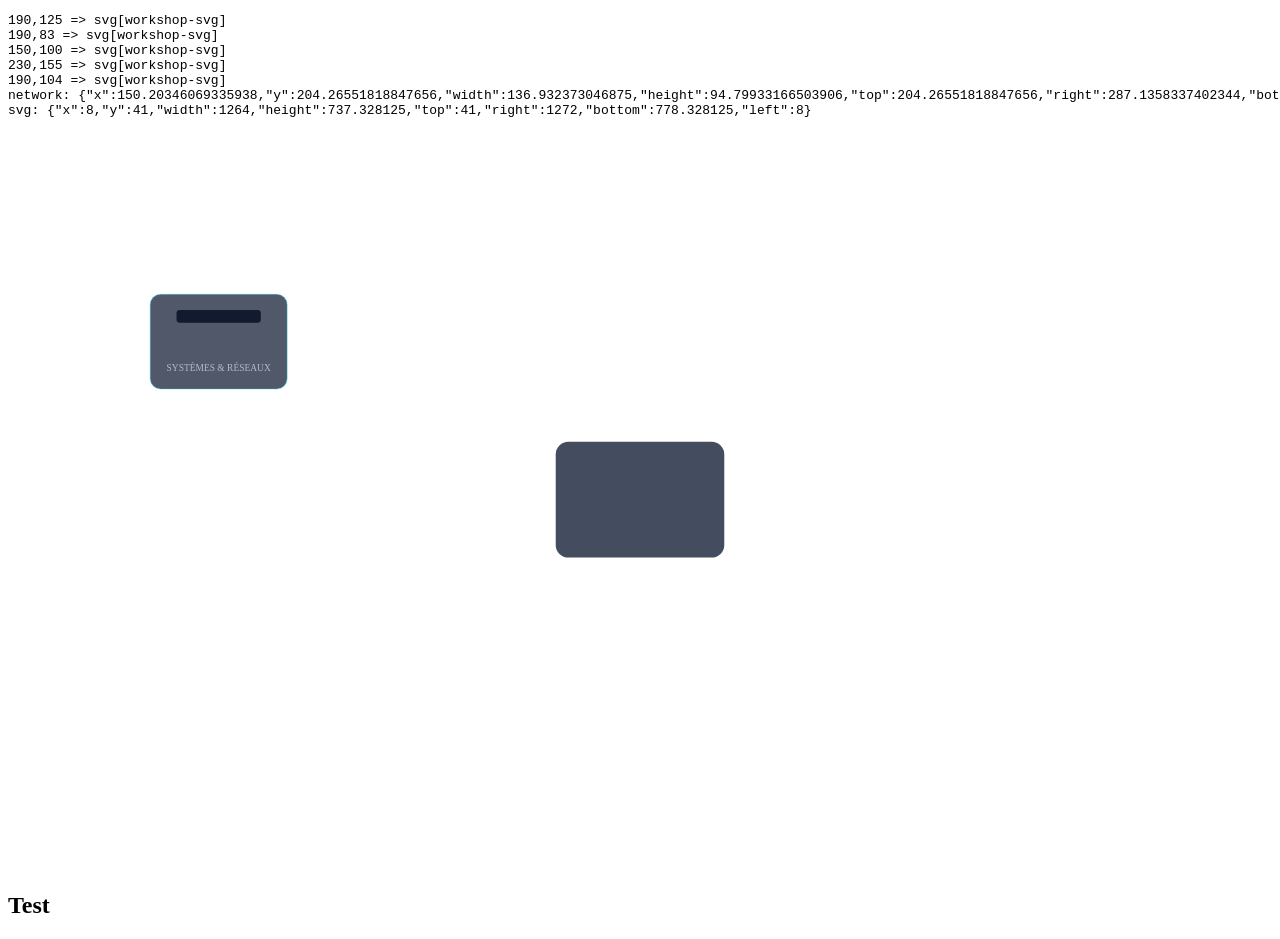
<file: _m.html>
<!DOCTYPE html>
<html>
<head><meta charset="UTF-8"><link rel="stylesheet" href="C:/Users/parei/Desktop/Portfolio/styles.css"></head>
<body>
<pre id="o">...</pre>
<script>
window.addEventListener('load', function(){
  var out = [];
  var pts = [[190,125],[190,83],[150,100],[230,155],[190,104]];
  pts.forEach(function(p){
    var el = document.elementFromPoint(p[0], p[1]);
    var info = 'null';
    if (el) {
      info = el.tagName + '[' + (el.getAttribute('class') || '') + ']';
      if (el.ownerSVGElement) {
        // find parent g with class
        var g = el.closest('g');
        if (g) info += ' in g.' + (g.getAttribute('class')||'');
      }
    }
    out.push(p.join(',') + ' => ' + info);
  });
  var n = document.querySelector('.ws-network');
  if (n) out.push('network: ' + JSON.stringify(n.getBoundingClientRect()));
  var svg = document.querySelector('.workshop-svg');
  if (svg) out.push('svg: ' + JSON.stringify(svg.getBoundingClientRect()));
  document.getElementById('o').textContent = out.join('\n');
  document.title = 'MEASURE_DONE';
});
</script>
<!-- hero structure replica -->
<section class="hero" id="hero">
  <div class="hero-glow"></div>
  <svg class="workshop-svg" viewBox="0 0 1200 700" xmlns="http://www.w3.org/2000/svg">
    <g class="ws-node ws-network" transform="translate(200,200)">
      <rect x="-65" y="-45" width="130" height="90" rx="10" fill="#162038" fill-opacity="0.75" stroke="#22d3ee" stroke-width="1" stroke-opacity="0.35"/>
      <rect x="-40" y="-30" width="80" height="12" rx="3" fill="#111a2e"/>
      <text y="28" text-anchor="middle" fill="#b0bec5" font-family="JetBrains Mono" font-size="9">SYSTÈMES & RÉSEAUX</text>
    </g>
    <g class="ws-node ws-center" transform="translate(600,350)">
      <rect x="-80" y="-55" width="160" height="110" rx="12" fill="#162038" fill-opacity="0.8"/>
    </g>
  </svg>
  <div class="hero-content"><h1 class="hero-title">Test</h1></div>
</section>
</body>
</html>
</file>
<file: styles.css>
/* ═══════════════════════════════════════════════════════════
   DESIGN SYSTEM — Jean-Philippe Parein Portfolio
   Corporate-Tech Premium Theme
   ═══════════════════════════════════════════════════════════ */

:root {
  --bg-deep: #0B1220;
  --bg-secondary: #111C2E;
  --bg-light: #F4F7FB;
  --surface: #FFFFFF;
  --text-primary: #152033;
  --text-secondary: #4B5A6B;
  --text-muted: #6F7F91;
  --blue: #2563EB;
  --blue-light: #DBEAFE;
  --blue-dark: #1D4ED8;
  --cyan: #0891B2;
  --cyan-light: #CFFAFE;
  --border: #DDE5EF;
  --border-light: #E8EDF3;
  --shadow-sm: 0 1px 3px rgba(21,32,51,0.06);
  --shadow-md: 0 4px 12px rgba(21,32,51,0.08);
  --shadow-lg: 0 8px 24px rgba(21,32,51,0.12);
  --font-body: 'Inter', -apple-system, BlinkMacSystemFont, sans-serif;
  --font-mono: 'JetBrains Mono', 'Fira Code', monospace;
  --ease-out: cubic-bezier(0.22, 1, 0.36, 1);
  --nav-h: 60px;
  --radius: 10px;
  --radius-lg: 14px;
}

/* ═══ RESET & BASE ═══ */
*, *::before, *::after { box-sizing: border-box; margin: 0; padding: 0; }

html {
  scroll-behavior: smooth;
  -webkit-font-smoothing: antialiased;
  -moz-osx-font-smoothing: grayscale;
}

body {
  font-family: var(--font-body);
  background: var(--bg-light);
  color: var(--text-primary);
  line-height: 1.6;
  overflow-x: hidden;
}

a { color: var(--blue); text-decoration: none; transition: color 0.25s var(--ease-out); }
img { max-width: 100%; display: block; }
ul { list-style: none; }

::selection {
  background: rgba(37, 99, 235, 0.3);
  color: #152033;
}

/* ═══ NAVIGATION ═══ */
.nav {
  position: fixed;
  top: 0; left: 0; right: 0;
  height: var(--nav-h);
  z-index: 100;
  transition: background 0.3s, box-shadow 0.3s, border-color 0.3s;
  border-bottom: 1px solid transparent;
}
.nav .nav-logo {
  color: #FFFFFF;
}
.nav .nav-logo .logo-first {
  color: rgba(255,255,255,0.5);
}
.nav .nav-logo .logo-last {
  color: #60A5FA;
}
.nav .nav-links a {
  color: rgba(255,255,255,0.7);
}
.nav .nav-links a:hover,
.nav .nav-links a.active {
  color: #FFFFFF;
}
.nav .nav-toggle span {
  background: #FFFFFF;
}
.nav.scrolled {
  background: rgba(255,255,255,0.9);
  box-shadow: 0 6px 22px rgba(21,32,51,0.08);
  border-bottom-color: rgba(221,229,239,0.9);
  backdrop-filter: blur(14px);
  -webkit-backdrop-filter: blur(14px);
}
.nav.scrolled .nav-logo {
  color: var(--text-primary);
}
.nav.scrolled .nav-toggle span {
  background: var(--text);
}
.nav.scrolled .nav-logo .logo-first {
  color: var(--text-secondary);
}
.nav.scrolled .nav-logo .logo-last {
  color: var(--blue);
}
.nav.scrolled .nav-links a {
  color: var(--text-primary);
}
.nav.scrolled .nav-links a:hover,
.nav.scrolled .nav-links a.active {
  color: var(--text-primary);
}
.nav.scrolled .nav-toggle span {
  background: var(--text-primary);
}
.nav-inner {
  max-width: 1100px;
  margin: 0 auto;
  padding: 0 24px;
  height: 100%;
  display: flex;
  align-items: center;
  justify-content: space-between;
}
.nav-logo {
  font-family: var(--font-mono);
  font-weight: 700;
  font-size: 15px;
  display: flex;
  align-items: baseline;
  gap: 6px;
  text-decoration: none;
  transition: color 0.3s;
}
.nav-logo .logo-first {
  font-weight: 500;
  font-size: 13px;
}
.nav-logo:hover { opacity: 0.8; }

.nav-links {
  display: flex;
  gap: 28px;
}
.nav-links a {
  font-size: 13px;
  font-weight: 500;
  transition: color 0.25s;
  position: relative;
}
.nav-links a svg {
  display: none;
}
.nav-links a::after {
  content: '';
  position: absolute;
  bottom: -4px; left: 0;
  width: 0; height: 2px;
  background: var(--blue);
  transition: width 0.3s var(--ease-out);
}
.nav-links a:hover::after,
.nav-links a.active::after {
  width: 100%;
}

.nav-toggle {
  display: none;
  flex-direction: column;
  gap: 5px;
  background: none;
  border: none;
  cursor: pointer;
  padding: 4px;
  z-index: 110;
}
.nav-toggle span {
  display: block;
  width: 22px;
  height: 2px;
  border-radius: 2px;
  transition: transform 0.3s, opacity 0.3s;
}
.nav-toggle.active span:nth-child(1) {
  transform: translateY(7px) rotate(45deg);
}
.nav-toggle.active span:nth-child(2) {
  opacity: 0;
}
.nav-toggle.active span:nth-child(3) {
  transform: translateY(-7px) rotate(-45deg);
}

.nav-mobile {
  display: none;
  position: fixed;
  top: var(--nav-h);
  left: 0; right: 0;
  background: #FFFFFF;
  border-bottom: 1px solid var(--border);
  padding: 20px 24px;
  z-index: 99;
  box-shadow: var(--shadow-md);
}
.nav-mobile.active {
  display: block;
}
.nav-mobile a {
  display: block;
  padding: 10px 0;
  font-size: 14px;
  font-weight: 500;
  color: var(--text-secondary);
  border-bottom: 1px solid var(--border-light);
}
.nav-mobile a:last-child { border-bottom: none; }
.nav-mobile a:hover { color: var(--text-primary); }

/* ═══ HERO ═══ */
.hero {
  background: var(--bg-deep);
  min-height: 100vh;
  display: flex;
  flex-direction: column;
  color: #FFFFFF;
  position: relative;
  overflow: hidden;
}
.hero-bg {
  position: absolute;
  inset: 0;
  z-index: 0;
  pointer-events: none;
}
.hero-glow {
  position: absolute;
  width: 700px;
  height: 700px;
  border-radius: 50%;
  background: radial-gradient(circle, rgba(37, 99, 235, 0.12) 0%, transparent 70%);
  top: 40%;
  left: 50%;
  transform: translate(-50%, -50%);
  animation: glowDrift 25s ease-in-out infinite;
}
.hero-grid-pattern {
  position: absolute;
  inset: 0;
  background-image:
    linear-gradient(rgba(255,255,255,0.025) 1px, transparent 1px),
    linear-gradient(90deg, rgba(255,255,255,0.025) 1px, transparent 1px);
  background-size: 60px 60px;
}
@keyframes glowDrift {
  0%, 100% { transform: translate(-50%, -50%); }
  33% { transform: translate(-46%, -54%); }
  66% { transform: translate(-53%, -48%); }
}
.hero-content {
  position: relative;
  z-index: 2;
  max-width: 1240px;
  margin: 0 auto;
  padding: 100px 24px 32px;
  display: flex;
  align-items: center;
  justify-content: space-between;
  gap: 48px;
  width: 100%;
  flex: 1;
}
.hero-text {
  flex: 1;
  max-width: 600px;
}
.hero-badge {
  display: inline-flex;
  align-items: center;
  gap: 8px;
  background: rgba(34, 197, 94, 0.1);
  border: 1px solid rgba(34, 197, 94, 0.2);
  border-radius: 20px;
  padding: 6px 16px;
  font-size: 13px;
  font-weight: 500;
  color: #34D399;
  margin-bottom: 20px;
  max-width: 100%;
}
.hero-badge .dot {
  width: 8px;
  height: 8px;
  border-radius: 50%;
  background: #22C55E;
}
.hero-eyebrow {
  font-size: 11px;
  font-weight: 600;
  color: rgba(255,255,255,0.45);
  text-transform: uppercase;
  letter-spacing: 2.5px;
  margin-bottom: 12px;
}
.hero-title {
  font-size: clamp(36px, 5vw, 56px);
  font-weight: 800;
  line-height: 1.1;
  color: #FFFFFF;
  margin-bottom: 16px;
  letter-spacing: -0.02em;
}
.hero-title-accent {
  background: linear-gradient(135deg, #FFFFFF 0%, #93C5FD 100%);
  -webkit-background-clip: text;
  -webkit-text-fill-color: transparent;
  background-clip: text;
}
.hero-tagline {
  font-size: clamp(15px, 1.8vw, 18px);
  color: rgba(255,255,255,0.55);
  max-width: 520px;
  margin-bottom: 28px;
  line-height: 1.7;
}
.hero-actions {
  display: flex;
  gap: 12px;
  flex-wrap: wrap;
  margin-bottom: 28px;
}
.hero-skills {
  display: flex;
  gap: 8px;
  flex-wrap: wrap;
}
.skill-tag {
  font-size: 12px;
  font-weight: 500;
  color: rgba(255,255,255,0.65);
  background: rgba(255,255,255,0.05);
  border: 1px solid rgba(255,255,255,0.1);
  border-radius: 6px;
  padding: 5px 12px;
  transition: border-color 0.3s, color 0.3s;
}
.skill-tag:hover {
  border-color: rgba(37, 99, 235, 0.4);
  color: rgba(255,255,255,0.9);
}

/* BENTO GRID */
.hero-bento {
  display: grid;
  grid-template-areas:
    "portrait stat"
    "portrait location"
    "portrait domains";
  grid-template-columns: 1.45fr 1fr;
  grid-template-rows: repeat(3, auto);
  gap: 12px;
  width: 100%;
  max-width: 520px;
  flex-shrink: 0;
}
.bento-card {
  background: rgba(255,255,255,0.05);
  border: 1px solid rgba(255,255,255,0.08);
  border-radius: 16px;
  padding: 20px;
  backdrop-filter: blur(8px);
  -webkit-backdrop-filter: blur(8px);
  transition: border-color 0.3s, box-shadow 0.3s;
}
.bento-card:hover {
  border-color: rgba(37, 99, 235, 0.25);
  box-shadow: 0 0 24px rgba(37, 99, 235, 0.08);
}
.hero-portrait {
  grid-area: portrait;
  position: relative;
  min-height: 360px;
  overflow: visible;
  border: 0;
  background: transparent;
}
.hero-portrait::after {
  content: none;
}
.hero-portrait img {
  position: absolute;
  height: 103%;
  width: auto;
  max-width: none;
  right: -2%;
  bottom: -2%;
  transform: scaleX(-1);
  transform-origin: center;
  filter: drop-shadow(0 18px 28px rgba(0,0,0,0.28));
  -webkit-mask-image: linear-gradient(to bottom, #000 0%, #000 76%, rgba(0,0,0,0.8) 84%, transparent 100%);
  mask-image: linear-gradient(to bottom, #000 0%, #000 76%, rgba(0,0,0,0.8) 84%, transparent 100%);
}
.bento-icon {
  width: 40px;
  height: 40px;
  border-radius: 10px;
  background: rgba(37, 99, 235, 0.12);
  display: flex;
  align-items: center;
  justify-content: center;
  margin-bottom: 12px;
  color: #60A5FA;
}
.bento-title {
  font-size: 15px;
  font-weight: 600;
  color: #FFFFFF;
  margin-bottom: 6px;
}
.bento-text {
  font-size: 13px;
  color: rgba(255,255,255,0.5);
  line-height: 1.5;
}
.bento-stat {
  grid-area: stat;
  display: flex;
  flex-direction: column;
  justify-content: center;
  align-items: center;
  text-align: center;
}
.bento-number {
  font-size: 42px;
  font-weight: 800;
  color: #FFFFFF;
  line-height: 1;
  margin-bottom: 4px;
}
.bento-label {
  font-size: 12px;
  color: rgba(255,255,255,0.45);
  font-weight: 500;
}
.bento-location {
  grid-area: location;
  display: flex;
  align-items: center;
  gap: 10px;
}
.bento-location svg {
  color: #60A5FA;
  flex-shrink: 0;
}
.bento-city {
  font-size: 15px;
  font-weight: 600;
  color: #FFFFFF;
  display: block;
}
.bento-region {
  font-size: 12px;
  color: rgba(255,255,255,0.45);
  display: block;
}
.bento-domains {
  grid-area: domains;
  display: flex;
  flex-direction: column;
  justify-content: center;
  gap: 10px;
}
.bento-domain {
  display: flex;
  align-items: center;
  gap: 8px;
  font-size: 13px;
  font-weight: 500;
  color: rgba(255,255,255,0.75);
}
.bento-domain svg {
  color: #60A5FA;
  flex-shrink: 0;
}

/* HERO BOTTOM BAR */
.hero-bar {
  position: relative;
  z-index: 2;
  max-width: 1240px;
  margin: 0 auto;
  padding: 0 24px 48px;
  width: 100%;
  display: flex;
  gap: 32px;
  flex-wrap: wrap;
  border-top: 1px solid rgba(255,255,255,0.06);
  padding-top: 20px;
}
.hero-bar-item {
  display: flex;
  align-items: center;
  gap: 8px;
  font-size: 13px;
  font-weight: 500;
  color: rgba(255,255,255,0.45);
}
.hero-bar-item svg {
  color: rgba(255,255,255,0.25);
}

/* HERO ANIMATIONS */
@keyframes heroFadeUp {
  from { opacity: 0; transform: translateY(20px); }
  to { opacity: 1; transform: translateY(0); }
}
.hero-text[data-animate="fade-up"] {
  animation: heroFadeUp 0.6s var(--ease-out) forwards;
}
.hero-bento[data-animate="fade-up"] {
  animation: heroFadeUp 0.6s var(--ease-out) 0.1s forwards;
  opacity: 0;
}
.hero-bar[data-animate="fade-up"] {
  animation: heroFadeUp 0.6s var(--ease-out) 0.2s forwards;
  opacity: 0;
}

/* ═══ BUTTONS ═══ */
.btn-primary {
  background: var(--blue);
  color: #FFFFFF;
  border: 1px solid var(--blue);
  border-radius: 8px;
  padding: 10px 22px;
  font-size: 14px;
  font-weight: 600;
  cursor: pointer;
  transition: background 0.25s, transform 0.2s;
  display: inline-flex;
  align-items: center;
  gap: 8px;
  text-decoration: none;
}
.btn-primary:hover {
  background: var(--blue-dark);
  border-color: var(--blue-dark);
  color: #FFFFFF;
  transform: translateY(-1px);
}

.btn-outline {
  background: transparent;
  color: #FFFFFF;
  border: 1px solid rgba(255,255,255,0.3);
  border-radius: 8px;
  padding: 10px 22px;
  font-size: 14px;
  font-weight: 600;
  cursor: pointer;
  transition: border-color 0.25s, color 0.25s;
  display: inline-flex;
  align-items: center;
  gap: 8px;
  text-decoration: none;
}
.btn-outline:hover {
  border-color: #FFFFFF;
  color: #FFFFFF;
}

.btn-secondary {
  background: transparent;
  color: rgba(255,255,255,0.6);
  border: none;
  border-radius: 8px;
  padding: 10px 16px;
  font-size: 13px;
  font-weight: 500;
  cursor: pointer;
  transition: color 0.25s;
  display: inline-flex;
  align-items: center;
  gap: 6px;
  text-decoration: none;
}
.btn-secondary:hover {
  color: #FFFFFF;
}

/* ═══ SECTIONS ═══ */
.section {
  position: relative;
  z-index: 1;
  padding: 90px 0;
}
.section:nth-child(odd) {
  background: #FFFFFF;
}
.section:nth-child(even) {
  background: var(--bg-light);
}
#about,
#trainer,
#media {
  background: linear-gradient(180deg, #F7F9FC 0%, #EEF3F9 100%);
}
#experience,
#projects {
  background: #FFFFFF;
}
#interventions {
  background: linear-gradient(180deg, #EDF4FC 0%, #F7FAFD 100%) !important;
}
.section + .section::before {
  content: '';
  position: absolute;
  top: 0;
  left: 50%;
  width: min(1100px, calc(100% - 48px));
  height: 1px;
  transform: translateX(-50%);
  background: linear-gradient(90deg, transparent, rgba(37,99,235,0.2), transparent);
}
.container {
  max-width: 1100px;
  margin: 0 auto;
  padding: 0 24px;
}
.section-header {
  margin-bottom: 48px;
}
.section-tag {
  font-family: var(--font-mono);
  font-size: 12px;
  color: var(--blue);
  letter-spacing: 2px;
  text-transform: uppercase;
  margin-bottom: 8px;
  display: block;
}
.section-title {
  font-size: clamp(26px, 3.5vw, 38px);
  font-weight: 700;
  color: var(--text-primary);
  letter-spacing: -0.02em;
}

/* ═══ ABOUT / PROFIL ═══ */
.about-grid {
  display: grid;
  grid-template-columns: 1fr 1fr;
  gap: 40px;
  align-items: stretch;
}
.about-text {
  background: #FFFFFF;
  border: 1px solid var(--border);
  border-radius: var(--radius-lg);
  padding: 32px;
  box-shadow: var(--shadow-sm);
}
.about-lead {
  font-size: 16px;
  line-height: 1.8;
  color: var(--text-secondary);
  margin-bottom: 32px;
}
.value-list {
  display: grid;
  gap: 8px;
  margin: -12px 0 26px;
}
.value-list div {
  display: grid;
  grid-template-columns: 104px 1fr;
  gap: 10px;
  align-items: baseline;
  padding: 10px 12px;
  border-left: 3px solid var(--blue);
  background: var(--bg-light);
  border-radius: 0 8px 8px 0;
}
.value-list strong {
  color: var(--text-primary);
  font-size: 13px;
}
.value-list span {
  color: var(--text-secondary);
  font-size: 12px;
}
.about-details {
  display: grid;
  grid-template-columns: 1fr 1fr;
  gap: 10px;
}
.about-note {
  margin-top: 24px;
  padding-top: 18px;
  border-top: 1px solid var(--border-light);
  color: var(--text-secondary);
  font-size: 13px;
}
.about-note a {
  margin-right: 4px;
  font-weight: 600;
}
.about-detail {
  background: var(--bg-light);
  border: 1px solid var(--border-light);
  border-radius: var(--radius);
  padding: 16px;
}
.detail-label {
  font-size: 11px;
  font-weight: 600;
  color: var(--text-muted);
  text-transform: uppercase;
  letter-spacing: 1px;
  margin-bottom: 4px;
}
.detail-value {
  font-size: 14px;
  color: var(--text-primary);
  font-weight: 500;
}
.detail-value a {
  color: var(--blue);
}
.detail-value a:hover {
  text-decoration: underline;
}

.comp-grid {
  display: flex;
  flex-direction: column;
  gap: 12px;
  height: 100%;
}
.about-competencies {
  height: 100%;
}
.comp-card {
  background: #FFFFFF;
  border: 1px solid var(--border);
  border-radius: var(--radius);
  padding: 18px;
  flex: 1;
  display: flex;
  flex-direction: column;
  justify-content: center;
  transition: box-shadow 0.3s, transform 0.25s var(--ease-out), border-color 0.25s;
}
.comp-card:hover {
  box-shadow: var(--shadow-md);
  transform: translateY(-3px);
  border-color: rgba(37,99,235,0.4);
}
.comp-header {
  display: flex;
  align-items: center;
  gap: 12px;
  margin-bottom: 6px;
}
.comp-icon {
  width: 36px;
  height: 36px;
  border-radius: 50%;
  background: var(--blue-light);
  color: var(--blue);
  display: flex;
  align-items: center;
  justify-content: center;
  flex-shrink: 0;
  font-size: 16px;
}
.comp-icon-dev {
  background: #F3E8FF;
  color: #7C3AED;
}
.comp-icon-training {
  background: #FEF3C7;
  color: #D97706;
}
.comp-card h4 {
  font-size: 14px;
  font-weight: 600;
  color: var(--text-primary);
}
.comp-card p {
  font-size: 13px;
  color: var(--text-secondary);
  margin-left: 48px;
}
.comp-brands {
  display: flex;
  flex-wrap: wrap;
  gap: 5px;
  margin-top: 10px;
  margin-left: 48px;
}
.comp-brands span {
  font-size: 10px;
  font-weight: 600;
  padding: 3px 8px;
  border-radius: 4px;
  background: var(--bg-light);
  color: var(--text-secondary);
  border: 1px solid var(--border-light);
}

/* ═══ TIMELINE ═══ */
.timeline {
  position: relative;
  padding-left: 0;
}
.timeline-item {
  position: relative;
  margin-bottom: 32px;
  display: grid;
  grid-template-columns: 170px 40px 1fr;
}
.timeline-date-col {
  text-align: right;
  padding-right: 16px;
  padding-top: 4px;
}
.timeline-date {
  font-family: var(--font-mono);
  font-size: 13px;
  font-weight: 600;
  color: var(--text-primary);
  display: block;
}
.timeline-type {
  display: inline-block;
  font-size: 10px;
  font-weight: 700;
  text-transform: uppercase;
  letter-spacing: 1px;
  padding: 3px 10px;
  border-radius: 20px;
  margin-top: 6px;
}
.timeline-type.cdi {
  background: var(--blue-light);
  color: var(--blue);
}
.timeline-type.cdd {
  background: #FEF3C7;
  color: #B45309;
}
.timeline-type.independant {
  background: #D1FAE5;
  color: #065F46;
}
.timeline-type.gerant {
  background: #E0E7FF;
  color: #4338CA;
}
.timeline-line-col {
  position: relative;
  display: flex;
  justify-content: center;
}
.timeline-line-col::before {
  content: '';
  position: absolute;
  width: 2px;
  height: 100%;
  background: var(--border);
}
.timeline-dot {
  width: 12px;
  height: 12px;
  border-radius: 50%;
  background: #FFFFFF;
  border: 2px solid var(--blue);
  position: relative;
  z-index: 1;
  margin-top: 6px;
}
.timeline-item:first-child .timeline-dot::after {
  content: '';
  position: absolute;
  top: -6px;
  left: -4px;
  width: 20px;
  height: 20px;
  border-radius: 50%;
  background: var(--blue-light);
  z-index: -1;
}
.timeline-card-col {
  min-width: 0;
}
.timeline-card {
  background: #FFFFFF;
  border: 1px solid var(--border);
  border-radius: var(--radius);
  padding: 20px 24px;
  box-shadow: var(--shadow-sm);
  transition: box-shadow 0.3s;
}
.timeline-card:hover {
  box-shadow: var(--shadow-md);
}
.timeline-card.current {
  border-left: 3px solid var(--blue);
}
.current-badge {
  display: inline-block;
  font-size: 10px;
  font-weight: 600;
  color: var(--blue);
  background: var(--blue-light);
  padding: 2px 8px;
  border-radius: 4px;
  margin-bottom: 6px;
}
.timeline-card h3 {
  font-size: 16px;
  font-weight: 600;
  color: var(--text-primary);
  margin-bottom: 2px;
}
.timeline-company {
  font-size: 13px;
  color: var(--text-secondary);
  margin-bottom: 12px;
}
.timeline-details {
  display: flex;
  flex-direction: column;
  gap: 6px;
}
.timeline-details li {
  font-size: 13px;
  color: var(--text-secondary);
  padding-left: 14px;
  position: relative;
}
.timeline-details li::before {
  content: '';
  position: absolute;
  left: 0;
  top: 7px;
  width: 4px;
  height: 4px;
  border-radius: 50%;
  background: var(--blue);
  opacity: 0.5;
}

/* ═══ TIMELINE SUBTITLE ═══ */
.timeline-subtitle {
  font-size: 15px;
  font-weight: 600;
  color: var(--text-secondary);
  margin: 32px 0 20px;
  padding-left: 210px;
}
.timeline-toggle {
  background: none;
  border: 1px solid var(--border);
  color: var(--blue);
  font-size: 13px;
  font-weight: 500;
  padding: 8px 20px;
  border-radius: var(--radius);
  cursor: pointer;
  margin-top: 12px;
  display: block;
  margin-left: auto;
  margin-right: auto;
  transition: background 0.2s, color 0.2s;
}
.timeline-toggle:hover {
  background: var(--blue-light);
}

/* ═══ DIPLOMAS ═══ */
.diplomas-grid {
  display: grid;
  grid-template-columns: repeat(2, 1fr);
  gap: 16px;
}
.diploma-card {
  background: #FFFFFF;
  border: 1px solid var(--border);
  border-radius: var(--radius);
  padding: 20px;
  box-shadow: var(--shadow-sm);
}
.diploma-year {
  font-family: var(--font-mono);
  font-size: 13px;
  font-weight: 700;
  color: var(--blue);
  margin-bottom: 6px;
}
.diploma-title {
  font-size: 14px;
  font-weight: 600;
  color: var(--text-primary);
  margin-bottom: 2px;
}
.diploma-school {
  font-size: 12px;
  color: var(--text-secondary);
}

/* ═══ TRAINER / FORMATEUR ═══ */
.trainer-intro {
  max-width: 640px;
  font-size: 16px;
  color: var(--text-secondary);
  margin-bottom: 32px;
}
.trainer-stats {
  display: grid;
  grid-template-columns: repeat(4, 1fr);
  gap: 14px;
  margin-bottom: 40px;
}
.stat-card {
  background: #FFFFFF;
  border: 1px solid var(--border);
  border-radius: var(--radius);
  padding: 20px;
  text-align: center;
  box-shadow: var(--shadow-sm);
  transition: box-shadow 0.3s;
}
.stat-card:hover {
  box-shadow: var(--shadow-md);
}
.stat-number {
  font-size: 28px;
  font-weight: 800;
  color: var(--blue);
  font-family: var(--font-mono);
  display: block;
}
.stat-label {
  font-size: 11px;
  color: var(--text-muted);
  text-transform: uppercase;
  letter-spacing: 1px;
}
.trainer-platforms {
  display: flex;
  flex-direction: column;
  gap: 10px;
  margin-bottom: 40px;
}
.platform-card {
  background: #FFFFFF;
  border: 1px solid var(--border);
  border-radius: var(--radius);
  padding: 16px 20px;
  display: flex;
  align-items: center;
  gap: 14px;
  text-decoration: none;
  transition: box-shadow 0.3s, transform 0.2s;
}
.platform-card:hover {
  box-shadow: var(--shadow-md);
  transform: translateX(2px);
}
.platform-logo {
  width: 40px;
  height: 40px;
  border-radius: 8px;
  overflow: hidden;
  display: flex;
  align-items: center;
  justify-content: center;
  flex-shrink: 0;
}
.platform-udemy .platform-logo {
  background: #A435F0;
}
.platform-elephorm .platform-logo {
  background: #FFFFFF;
  border: 1px solid var(--border);
}
.platform-skilleos .platform-logo {
  background: #0D1117;
}
.platform-alphorm .platform-logo {
  background: #FFFFFF;
  border: 1px solid var(--border);
}
.platform-info h4 {
  font-size: 14px;
  font-weight: 600;
  color: var(--text-primary);
}
.platform-info p {
  font-size: 12px;
  color: var(--text-muted);
}
.projects-subtitle {
  font-size: 13px;
  font-weight: 600;
  color: var(--text-muted);
  text-transform: uppercase;
  letter-spacing: 1.5px;
  margin: 40px 0 16px;
  display: flex;
  align-items: center;
  gap: 8px;
}
.projects-subtitle svg {
  color: var(--text-muted);
}

/* ═══ DOMAIN TAGS ═══ */
.trainer-domains {
  display: grid;
  grid-template-columns: repeat(3, 1fr);
  gap: 10px;
}
.domain-tag {
  display: inline-flex;
  align-items: center;
  gap: 8px;
  font-size: 13px;
  font-weight: 500;
  color: var(--text-secondary);
  background: #FFFFFF;
  border: 1px solid var(--border);
  border-radius: 8px;
  padding: 10px 14px;
  transition: border-color 0.3s, color 0.3s;
}
.domain-tag:hover {
  border-color: var(--blue);
  color: var(--blue);
}
.domain-tag svg {
  color: var(--blue);
  flex-shrink: 0;
}

/* ═══ COURSE CARDS ═══ */
.course-card {
  background: #FFFFFF;
  border: 1px solid var(--border);
  border-radius: var(--radius);
  padding: 16px;
  text-decoration: none;
  display: flex;
  flex-direction: column;
  transition: box-shadow 0.3s, transform 0.25s var(--ease-out), border-color 0.25s;
}
.course-card:hover {
  box-shadow: var(--shadow-md);
  transform: translateY(-4px);
  border-color: rgba(37,99,235,0.45);
  color: inherit;
}
.course-thumb {
  aspect-ratio: 16/9;
  border-radius: 8px;
  overflow: hidden;
  margin-bottom: 10px;
  background: var(--bg-light);
}
.course-thumb img {
  width: 100%;
  height: 100%;
  object-fit: cover;
}
.course-card h4 {
  font-size: 13px;
  font-weight: 600;
  color: var(--text-primary);
  line-height: 1.3;
}
.course-tags {
  display: flex;
  flex-wrap: wrap;
  gap: 4px;
  margin-top: 8px;
}
.course-tags span {
  font-size: 10px;
  padding: 2px 8px;
  border-radius: 4px;
  background: var(--bg-light);
  color: var(--text-muted);
  border: 1px solid var(--border-light);
}
/* ═══ INTERVENTIONS SECTION ═══ */
#interventions {
  background: var(--bg-light) !important;
}
.intervention-domains {
  display: flex;
  flex-wrap: wrap;
  justify-content: center;
  gap: 8px;
  margin-top: 20px;
}
.intervention-domains span {
  background: var(--blue-light);
  color: var(--blue);
  padding: 6px 14px;
  border-radius: 20px;
  font-size: 13px;
  font-weight: 500;
  white-space: nowrap;
}
.case-studies {
  display: grid;
  grid-template-columns: repeat(3, 1fr);
  gap: 14px;
  margin: -10px 0 44px;
}
.case-study {
  background: #FFFFFF;
  border: 1px solid var(--border);
  border-top: 3px solid var(--blue);
  border-radius: var(--radius-lg);
  padding: 22px;
  box-shadow: var(--shadow-sm);
  transition: transform 0.25s var(--ease-out), box-shadow 0.25s, border-color 0.25s;
}
.case-study:hover {
  transform: translateY(-3px);
  box-shadow: var(--shadow-md);
  border-color: rgba(37,99,235,0.45);
}
.case-label {
  display: inline-block;
  margin-bottom: 8px;
  color: var(--blue);
  font-family: var(--font-mono);
  font-size: 10px;
  font-weight: 700;
  letter-spacing: 0.08em;
  text-transform: uppercase;
}
.case-study h3 {
  margin-bottom: 12px;
  color: var(--text-primary);
  font-size: 16px;
}
.case-study p {
  margin-bottom: 7px;
  color: var(--text-secondary);
  font-size: 12px;
  line-height: 1.55;
}
.case-study a {
  display: inline-flex;
  margin-top: 8px;
  font-size: 12px;
  font-weight: 700;
}
.intervention-card {
  background: #FFFFFF;
  border: 1px solid var(--border);
  border-radius: var(--radius);
  padding: 16px;
  text-decoration: none;
  display: flex;
  flex-direction: column;
  transition: box-shadow 0.3s, transform 0.25s var(--ease-out), border-color 0.25s;
}
.intervention-card:hover {
  box-shadow: var(--shadow-md);
  transform: translateY(-4px);
  border-color: rgba(37,99,235,0.45);
  color: inherit;
}
.intervention-card h4 {
  font-size: 13px;
  font-weight: 600;
  color: var(--text-primary);
  line-height: 1.3;
}
.intervention-card .course-thumb img,
.course-card .course-thumb img {
  transition: transform 0.35s var(--ease-out);
}
.intervention-card:hover .course-thumb img,
.course-card:hover .course-thumb img {
  transform: scale(1.035);
}


/* ═══ CAROUSEL ═══ */
.carousel-wrapper {
  position: relative;
  overflow: hidden;
}
.carousel-viewport {
  display: flex;
  overflow-x: auto;
  scroll-snap-type: x mandatory;
  scrollbar-width: none;
  padding: 4px 0 20px;
}
.carousel-viewport::-webkit-scrollbar { display: none; }
.carousel-page {
  display: grid;
  grid-template-columns: repeat(3, 1fr);
  gap: 12px;
  min-width: 100%;
  scroll-snap-align: start;
  align-content: start;
  padding: 0 24px;
}
.carousel-page.projects-grid {
  grid-template-columns: repeat(3, 1fr);
}
.carousel-btn {
  position: absolute;
  top: 50%;
  transform: translateY(-50%);
  width: 36px;
  height: 36px;
  border-radius: 50%;
  background: #FFFFFF;
  border: 1px solid var(--border);
  color: var(--text-secondary);
  cursor: pointer;
  z-index: 5;
  box-shadow: var(--shadow-sm);
  display: flex;
  align-items: center;
  justify-content: center;
  transition: border-color 0.25s, color 0.25s, box-shadow 0.25s;
}
.carousel-btn:hover {
  border-color: var(--blue);
  color: var(--blue);
  box-shadow: var(--shadow-md);
}
.carousel-btn:focus-visible,
.carousel-dot:focus-visible {
  outline: 3px solid rgba(37,99,235,0.3);
  outline-offset: 2px;
}
.carousel-btn:disabled {
  cursor: default;
  opacity: 0.35;
  color: var(--text-muted);
  border-color: var(--border);
  box-shadow: none;
}
.carousel-btn:disabled:hover {
  color: var(--text-muted);
  border-color: var(--border);
  box-shadow: none;
}
.carousel-prev { left: 4px; }
.carousel-next { right: 4px; }
.carousel-dots {
  display: flex;
  justify-content: center;
  gap: 6px;
  margin-top: 8px;
  align-items: center;
  min-height: 18px;
}
.carousel-dot {
  width: 7px;
  height: 7px;
  border-radius: 50%;
  background: var(--border);
  border: none;
  cursor: pointer;
  transition: background 0.25s, transform 0.25s;
}
.carousel-dot.active {
  background: var(--blue);
  transform: scale(1.3);
}
.carousel-status {
  margin-left: 8px;
  color: var(--text-secondary);
  font-family: var(--font-mono);
  font-size: 11px;
  font-weight: 600;
  white-space: nowrap;
}

/* ═══ PROJECTS ═══ */
.projects-grid-youtube {
  display: grid;
  grid-template-columns: repeat(auto-fill, minmax(320px, 1fr));
  gap: 16px;
}
.project-card {
  background: #FFFFFF;
  border: 1px solid var(--border);
  border-radius: var(--radius-lg);
  padding: 16px;
  overflow: hidden;
  transition: box-shadow 0.3s, transform 0.25s var(--ease-out), border-color 0.25s;
}
.project-card:hover {
  box-shadow: var(--shadow-lg);
  transform: translateY(-4px);
  border-color: rgba(37,99,235,0.45);
}
.project-visual {
  height: 140px;
  overflow: hidden;
  background: var(--bg-light);
  border-radius: 8px;
  margin-bottom: 12px;
}
.project-visual img {
  width: 100%;
  height: 100%;
  object-fit: cover;
  transition: transform 0.3s;
}
.project-card:hover .project-visual img {
  transform: scale(1.03);
}
.project-info {
  padding: 0 4px 4px;
}
.project-info h3 {
  font-size: 16px;
  font-weight: 600;
  color: var(--text-primary);
  margin-bottom: 4px;
}
.project-info p {
  font-size: 13px;
  color: var(--text-secondary);
}
.project-tags {
  display: flex;
  flex-wrap: wrap;
  gap: 5px;
  margin-top: 10px;
}
.project-tags span {
  font-size: 10px;
  padding: 3px 8px;
  border-radius: 4px;
  background: var(--bg-light);
  color: var(--text-muted);
  border: 1px solid var(--border-light);
}
.project-link {
  font-size: 13px;
  font-weight: 600;
  color: var(--blue);
  display: inline-flex;
  align-items: center;
  gap: 4px;
}
.project-links-row {
  display: flex;
  gap: 14px;
  margin-top: 10px;
}

#soft-carousel .project-card .project-visual,
#github-carousel .project-card .project-visual {
  aspect-ratio: 16/10;
  height: auto;
}
.project-card-game .project-visual {
  aspect-ratio: 16/10;
  height: auto;
}
#games-carousel .project-visual {
  position: relative;
  background: #FFFFFF;
}
#games-carousel .project-visual img {
  position: absolute;
  top: 50%;
  left: 50%;
  width: auto;
  height: auto;
  max-width: 100%;
  max-height: 100%;
  object-fit: initial;
  border-radius: 10px;
  transform: translate(-50%, -50%);
}
#games-carousel .project-card:hover .project-visual img {
  transform: translate(-50%, -50%) scale(1.02);
}
#soft-carousel,
#games-carousel,
#github-carousel {
  height: auto;
}

/* ═══ YOUTUBE CHANNELS ═══ */
.project-card-youtube {
  background: #FFFFFF;
  border: 1px solid var(--border);
  border-radius: var(--radius-lg);
  overflow: hidden;
  transition: box-shadow 0.3s, transform 0.2s;
}
.project-card-youtube:hover {
  box-shadow: var(--shadow-lg);
  transform: translateY(-2px);
}
.project-visual-youtube {
  position: relative;
  overflow: hidden;
  aspect-ratio: 16/7;
  height: auto;
}
.project-visual-youtube::before {
  content: '';
  position: absolute;
  inset: 0;
  background-size: cover;
  background-position: center;
  filter: blur(20px);
  transform: scale(1.2);
}
.yt-overlay {
  position: absolute;
  inset: 0;
  background: linear-gradient(to top, rgba(0,0,0,0.7) 0%, rgba(0,0,0,0.2) 50%, rgba(0,0,0,0.4) 100%);
  z-index: 1;
}
.yt-header {
  position: absolute;
  bottom: 14px;
  left: 16px;
  right: 16px;
  display: flex;
  align-items: center;
  gap: 10px;
  z-index: 2;
}
.yt-avatar {
  width: 48px;
  height: 48px;
  border-radius: 50%;
  border: 2px solid rgba(255,255,255,0.2);
  overflow: hidden;
}
.yt-avatar img {
  width: 100%;
  height: 100%;
  object-fit: cover;
}
.yt-meta {
  background: rgba(0,0,0,0.4);
  backdrop-filter: blur(8px);
  -webkit-backdrop-filter: blur(8px);
  padding: 6px 12px;
  border-radius: 8px;
}
.yt-channel-name {
  font-size: 16px;
  font-weight: 700;
  color: #FFFFFF;
}
.yt-meta-line {
  font-size: 12px;
  color: rgba(255,255,255,0.8);
}
.yt-play {
  width: 40px;
  height: 40px;
  border-radius: 50%;
  background: #FF0000;
  color: #FFFFFF;
  display: flex;
  align-items: center;
  justify-content: center;
  margin-left: auto;
  flex-shrink: 0;
}
.project-info-youtube {
  padding: 18px 20px 20px;
}

/* ═══ MEDIA SECTION ═══ */
.media-card {
  display: flex;
  flex-direction: column;
  background: #FFFFFF;
  border: 1px solid var(--border);
  border-radius: var(--radius);
  overflow: hidden;
  text-decoration: none;
  transition: box-shadow 0.3s, transform 0.25s var(--ease-out), border-color 0.25s;
}
.media-card:hover {
  box-shadow: var(--shadow-md);
  transform: translateY(-4px);
  border-color: rgba(37,99,235,0.45);
}
.media-thumbnail {
  aspect-ratio: 16 / 9;
  overflow: hidden;
  background: var(--bg-light);
}
.media-thumbnail img {
  width: 100%;
  height: 100%;
  object-fit: cover;
  transition: transform 0.4s var(--ease-out);
}
.media-card:hover .media-thumbnail img {
  transform: scale(1.05);
}
.media-info {
  padding: 16px 20px 20px;
  display: flex;
  flex-direction: column;
  flex: 1;
}
.media-meta {
  display: flex;
  align-items: center;
  gap: 8px;
  margin-bottom: 8px;
}
.media-badge {
  font-size: 10px;
  font-weight: 700;
  text-transform: uppercase;
  letter-spacing: 0.5px;
  padding: 3px 8px;
  border-radius: 4px;
}
.badge-publication { background: #DBEAFE; color: #1D4ED8; }
.badge-temoignage { background: #D1FAE5; color: #065F46; }
.badge-selection { background: #FEF3C7; color: #92400E; }
.badge-partenaire { background: #E0E7FF; color: #4338CA; }
.badge-comparatif { background: #F3E8FF; color: #7C3AED; }
.badge-diffusion { background: #CFFAFE; color: #0E7490; }
.media-year {
  font-family: var(--font-mono);
  font-size: 11px;
  color: var(--text-muted);
}
.media-info h3 {
  font-size: 15px;
  font-weight: 600;
  color: var(--text-primary);
  margin-bottom: 6px;
  line-height: 1.3;
}
.media-info p {
  font-size: 13px;
  color: var(--text-secondary);
  line-height: 1.5;
  margin-bottom: 12px;
  flex: 1;
}
.media-link {
  font-size: 13px;
  font-weight: 600;
  color: var(--blue);
  display: inline-flex;
  align-items: center;
  gap: 4px;
}
.media-link svg {
  transition: transform 0.3s;
}
.media-card:hover .media-link svg {
  transform: translateX(3px);
}

/* ═══ STICKYWEB PREVIEW ═══ */
.project-visual-sticky {
  background: linear-gradient(135deg, #EFF6FF, #F0F9FF);
  padding: 0;
}
.sticky-preview {
  display: flex;
  gap: 8px;
  padding: 14px;
  transform: rotate(-2deg);
}
.sticky-note {
  width: 65px;
  height: 65px;
  border-radius: 4px;
  padding: 7px;
  display: flex;
  flex-direction: column;
  gap: 3px;
  box-shadow: 2px 3px 6px rgba(0,0,0,0.1);
  font-size: 8px;
  font-weight: 600;
}
.sticky-yellow {
  background: #FEF3C7;
  color: #92400E;
}
.sticky-blue {
  background: #DBEAFE;
  color: #1E40AF;
}
.sticky-green {
  background: #D1FAE5;
  color: #065F46;
}

/* ═══ CONTACT ═══ */
.section-contact {
  color: #FFFFFF;
  background:
    radial-gradient(circle at 85% 20%, rgba(37,99,235,0.2), transparent 34%),
    var(--bg-deep) !important;
}
.section-contact::before {
  background: linear-gradient(90deg, transparent, rgba(96,165,250,0.45), transparent) !important;
}
.section-contact .section-title {
  max-width: 780px;
  color: #FFFFFF;
}
.section-contact .section-tag {
  color: #93C5FD;
}
.contact-intro {
  max-width: 720px;
  margin-top: 12px;
  color: rgba(255,255,255,0.72);
  font-size: 16px;
}
.contact-grid {
  display: grid;
  grid-template-columns: 1fr 240px;
  gap: 24px;
  align-items: start;
}
.contact-form {
  background: #FFFFFF;
  border: 1px solid var(--border);
  border-radius: var(--radius-lg);
  padding: 28px;
  box-shadow: var(--shadow-sm);
  display: flex;
  flex-direction: column;
  gap: 14px;
}
.form-row {
  display: grid;
  grid-template-columns: 1fr 1fr;
  gap: 14px;
}
.form-group {
  display: flex;
  flex-direction: column;
  gap: 5px;
}
.form-group label {
  font-size: 13px;
  font-weight: 600;
  color: var(--text-primary);
}
.form-group input,
.form-group textarea {
  background: var(--bg-light);
  border: 1px solid var(--border);
  border-radius: 8px;
  padding: 10px 14px;
  color: var(--text-primary);
  font-family: inherit;
  font-size: 14px;
  transition: border-color 0.25s, box-shadow 0.25s;
}
.form-group input::placeholder,
.form-group textarea::placeholder {
  color: var(--text-muted);
}
.form-group input:focus,
.form-group textarea:focus {
  border-color: var(--blue);
  outline: none;
  box-shadow: 0 0 0 3px rgba(37,99,235,0.1);
}
.form-group textarea {
  resize: vertical;
  min-height: 120px;
}
.form-submit {
  align-self: flex-start;
  background: var(--blue);
  color: #FFFFFF;
  border: none;
  border-radius: 8px;
  padding: 10px 24px;
  font-size: 14px;
  font-weight: 600;
  font-family: inherit;
  cursor: pointer;
  display: flex;
  align-items: center;
  gap: 8px;
  transition: background 0.25s, transform 0.2s;
}
.form-submit:hover {
  background: var(--blue-dark);
  transform: translateY(-1px);
}
.form-help {
  color: var(--text-muted);
  font-size: 11px;
}
.contact-links {
  display: grid;
  grid-template-columns: 1fr;
  gap: 10px;
}
.contact-email-card {
  display: flex;
  flex-direction: column;
  gap: 7px;
  padding: 16px;
  border: 1px solid rgba(147,197,253,0.25);
  border-radius: var(--radius);
  background: rgba(255,255,255,0.08);
}
.contact-email-label {
  color: rgba(255,255,255,0.6);
  font-size: 11px;
  font-weight: 700;
  letter-spacing: 0.08em;
  text-transform: uppercase;
}
.contact-email-card a {
  overflow-wrap: anywhere;
  color: #FFFFFF;
  font-size: 12px;
  font-weight: 600;
}
.contact-copy {
  align-self: flex-start;
  border: 0;
  border-radius: 6px;
  padding: 7px 10px;
  background: var(--blue);
  color: #FFFFFF;
  cursor: pointer;
  font-family: inherit;
  font-size: 11px;
  font-weight: 700;
}
.copy-status {
  min-height: 1em;
  color: #86EFAC;
  font-size: 11px;
}
.contact-link-item {
  background: rgba(255,255,255,0.07);
  border: 1px solid rgba(255,255,255,0.12);
  border-radius: var(--radius);
  padding: 12px 14px;
  font-size: 13px;
  color: rgba(255,255,255,0.78);
  text-decoration: none;
  display: flex;
  align-items: center;
  gap: 8px;
  transition: border-color 0.25s, color 0.25s, box-shadow 0.25s;
}
.contact-link-item:hover {
  border-color: rgba(96,165,250,0.7);
  color: #FFFFFF;
  box-shadow: 0 8px 20px rgba(0,0,0,0.15);
}

/* ═══ FOOTER ═══ */
.footer {
  border-top: 1px solid var(--border);
  padding: 28px 0;
  background: #FFFFFF;
  position: relative;
  z-index: 1;
}
.footer-inner {
  display: flex;
  justify-content: space-between;
  align-items: center;
}
.footer p {
  font-size: 13px;
  color: var(--text-muted);
}
.footer-links {
  display: flex;
  gap: 18px;
}
.footer-links a {
  font-size: 13px;
  color: var(--text-muted);
}
.footer-links a:hover {
  color: var(--blue);
}

/* ═══ PAGE 404 ═══ */
.error-page {
  min-height: 100vh;
  display: grid;
  place-items: center;
  padding: 24px;
  background:
    radial-gradient(circle at 50% 30%, rgba(37,99,235,0.22), transparent 38%),
    var(--bg-deep);
}
.error-card {
  width: min(560px, 100%);
  padding: 44px;
  border: 1px solid rgba(255,255,255,0.12);
  border-radius: 18px;
  background: rgba(255,255,255,0.06);
  color: #FFFFFF;
  text-align: center;
}
.error-card h1 {
  margin-bottom: 12px;
  font-size: clamp(30px, 6vw, 48px);
}
.error-card p {
  margin-bottom: 24px;
  color: rgba(255,255,255,0.7);
}

/* ═══ ANIMATIONS ═══ */
[data-animate] {
  opacity: 0;
  transform: translateY(12px);
  transition: opacity 0.4s var(--ease-out), transform 0.4s var(--ease-out);
}
[data-animate].visible {
  opacity: 1;
  transform: translateY(0);
}

/* ═══ RESPONSIVE ═══ */
@media (max-width: 900px) {
  .about-grid {
    grid-template-columns: 1fr;
  }
  .about-competencies,
  .comp-grid {
    height: auto;
  }
  .comp-card {
    flex: none;
  }
  .projects-grid-youtube {
    grid-template-columns: repeat(2, 1fr);
  }
  .trainer-stats {
    grid-template-columns: repeat(2, 1fr);
  }
  .case-studies {
    grid-template-columns: 1fr;
  }
}

@media (max-width: 1024px) {
  .hero-content {
    gap: 32px;
  }
  .hero-bento {
    max-width: 420px;
  }
}

@media (max-width: 768px) {
  html { overflow-x: hidden; }
  .section {
    padding: 68px 0;
  }
  .section-header {
    margin-bottom: 34px;
  }
  .nav-toggle {
    display: flex;
    width: 44px;
    height: 44px;
    padding: 10px;
    align-items: center;
    justify-content: center;
  }
  .nav-links {
    display: none;
    position: absolute;
    top: 100%;
    left: 0;
    right: 0;
    flex-direction: column;
    background: var(--bg-deep);
    border-top: 1px solid rgba(255,255,255,0.08);
    z-index: 100;
  }
  .nav-links.open {
    display: flex;
  }
  .nav-links li {
    list-style: none;
  }
  .nav-links a {
    display: flex;
    align-items: center;
    gap: 12px;
    padding: 16px 28px;
    font-size: 15px;
    font-weight: 500;
    color: rgba(255,255,255,0.7) !important;
    border-bottom: 1px solid rgba(255,255,255,0.06);
    transition: background 0.15s, color 0.15s;
  }
  .nav-links a svg {
    display: block;
    flex-shrink: 0;
    opacity: 0.5;
    transition: opacity 0.15s;
  }
  .nav-links a:hover svg,
  .nav-links a.active svg {
    opacity: 1;
  }
  .nav-links li:last-child a {
    border-bottom: none;
  }
  .nav-links a:hover,
  .nav-links a.active {
    background: rgba(255,255,255,0.06);
    color: #FFFFFF !important;
  }
  .nav.scrolled .nav-links {
    background: var(--surface);
    border-top-color: var(--border);
  }
  .nav.scrolled .nav-links a {
    color: var(--text-primary) !important;
    border-bottom-color: var(--border-light);
  }
  .nav.scrolled .nav-links a svg {
    opacity: 0.4;
  }
  .nav.scrolled .nav-links a:hover svg,
  .nav.scrolled .nav-links a.active svg {
    opacity: 1;
    color: var(--blue);
  }
  .nav.scrolled .nav-links a:hover,
  .nav.scrolled .nav-links a.active {
    background: var(--blue-light);
    color: var(--blue) !important;
  }
  .hero-content {
    flex-direction: column;
    align-items: flex-start;
    padding-top: 100px;
    gap: 40px;
  }
  .hero-title {
    font-size: clamp(34px, 11vw, 46px);
  }
  .hero-actions {
    width: 100%;
  }
  .hero-actions .btn {
    flex: 1 1 210px;
    justify-content: center;
  }
  .hero-bento {
    max-width: 100%;
  }
  .timeline-item {
    grid-template-columns: 1fr;
    padding-left: 28px;
  }
  .timeline-date-col {
    text-align: left;
    margin-bottom: 8px;
  }
  .timeline-line-col {
    position: absolute;
    left: 0;
    top: 0;
    bottom: 0;
    width: 28px;
  }
  .timeline-dot {
    position: absolute;
    left: 10px;
  }
  .timeline-subtitle {
    padding-left: 0;
    text-align: center;
  }
  .diplomas-grid {
    grid-template-columns: 1fr;
  }
  .carousel-page {
    grid-template-columns: repeat(2, 1fr);
  }
  .carousel-viewport {
    display: block;
    overflow: visible;
    scroll-snap-type: none;
    padding: 0;
  }
  .carousel-page {
    display: none;
    grid-template-columns: 1fr;
  }
  .carousel-page.active {
    display: grid !important;
  }
  .carousel-btn { display: flex; width: 44px; height: 44px; }
  .carousel-prev { left: 2px; }
  .carousel-next { right: 2px; }
  .trainer-domains {
    grid-template-columns: repeat(2, 1fr);
  }
  .contact-grid {
    grid-template-columns: 1fr;
  }
  .form-row {
    grid-template-columns: 1fr;
  }
  .contact-links { display: grid; grid-template-columns: repeat(2, 1fr); }
  .contact-email-card { grid-column: 1 / -1; }
  .footer-inner {
    flex-direction: column;
    text-align: center;
    gap: 12px;
  }
}

@media (max-width: 600px) {
  .projects-grid-youtube {
    grid-template-columns: 1fr;
  }
}

@media (max-width: 480px) {
  .trainer-domains {
    grid-template-columns: 1fr;
  }
  .hero-bento {
    grid-template-areas:
      "stat location"
      "domains domains";
    grid-template-columns: repeat(2, minmax(0, 1fr));
    gap: 10px;
  }
  .hero-portrait {
    display: none;
  }
  .hero-content {
    gap: 26px;
    padding-top: 88px;
  }
  .hero-badge {
    align-items: flex-start;
    padding: 8px 14px;
    line-height: 1.4;
  }
  .hero-badge .dot {
    flex-shrink: 0;
    margin-top: 5px;
  }
  .bento-card {
    padding: 16px;
  }
  .bento-stat,
  .bento-location {
    min-height: 104px;
  }
  .bento-number {
    font-size: 36px;
  }
  .bento-location {
    align-items: flex-start;
  }
  .hero-actions .btn {
    flex-basis: 100%;
    width: 100%;
  }
  .hero-bar {
    flex-direction: column;
    gap: 12px;
  }
  .contact-links { grid-template-columns: 1fr; }
  .contact-email-card { grid-column: auto; }
  .about-text,
  .contact-form {
    padding: 20px;
  }
  .value-list div {
    grid-template-columns: 1fr;
    gap: 2px;
  }
}

/* ═══ REDUCED MOTION ═══ */
@media (prefers-reduced-motion: reduce) {
  *, *::before, *::after {
    animation-duration: 0.01ms !important;
    animation-iteration-count: 1 !important;
    transition-duration: 0.01ms !important;
  }
  html {
    scroll-behavior: auto;
  }
  [data-animate] {
    opacity: 1;
    transform: none;
  }
}
</file>
